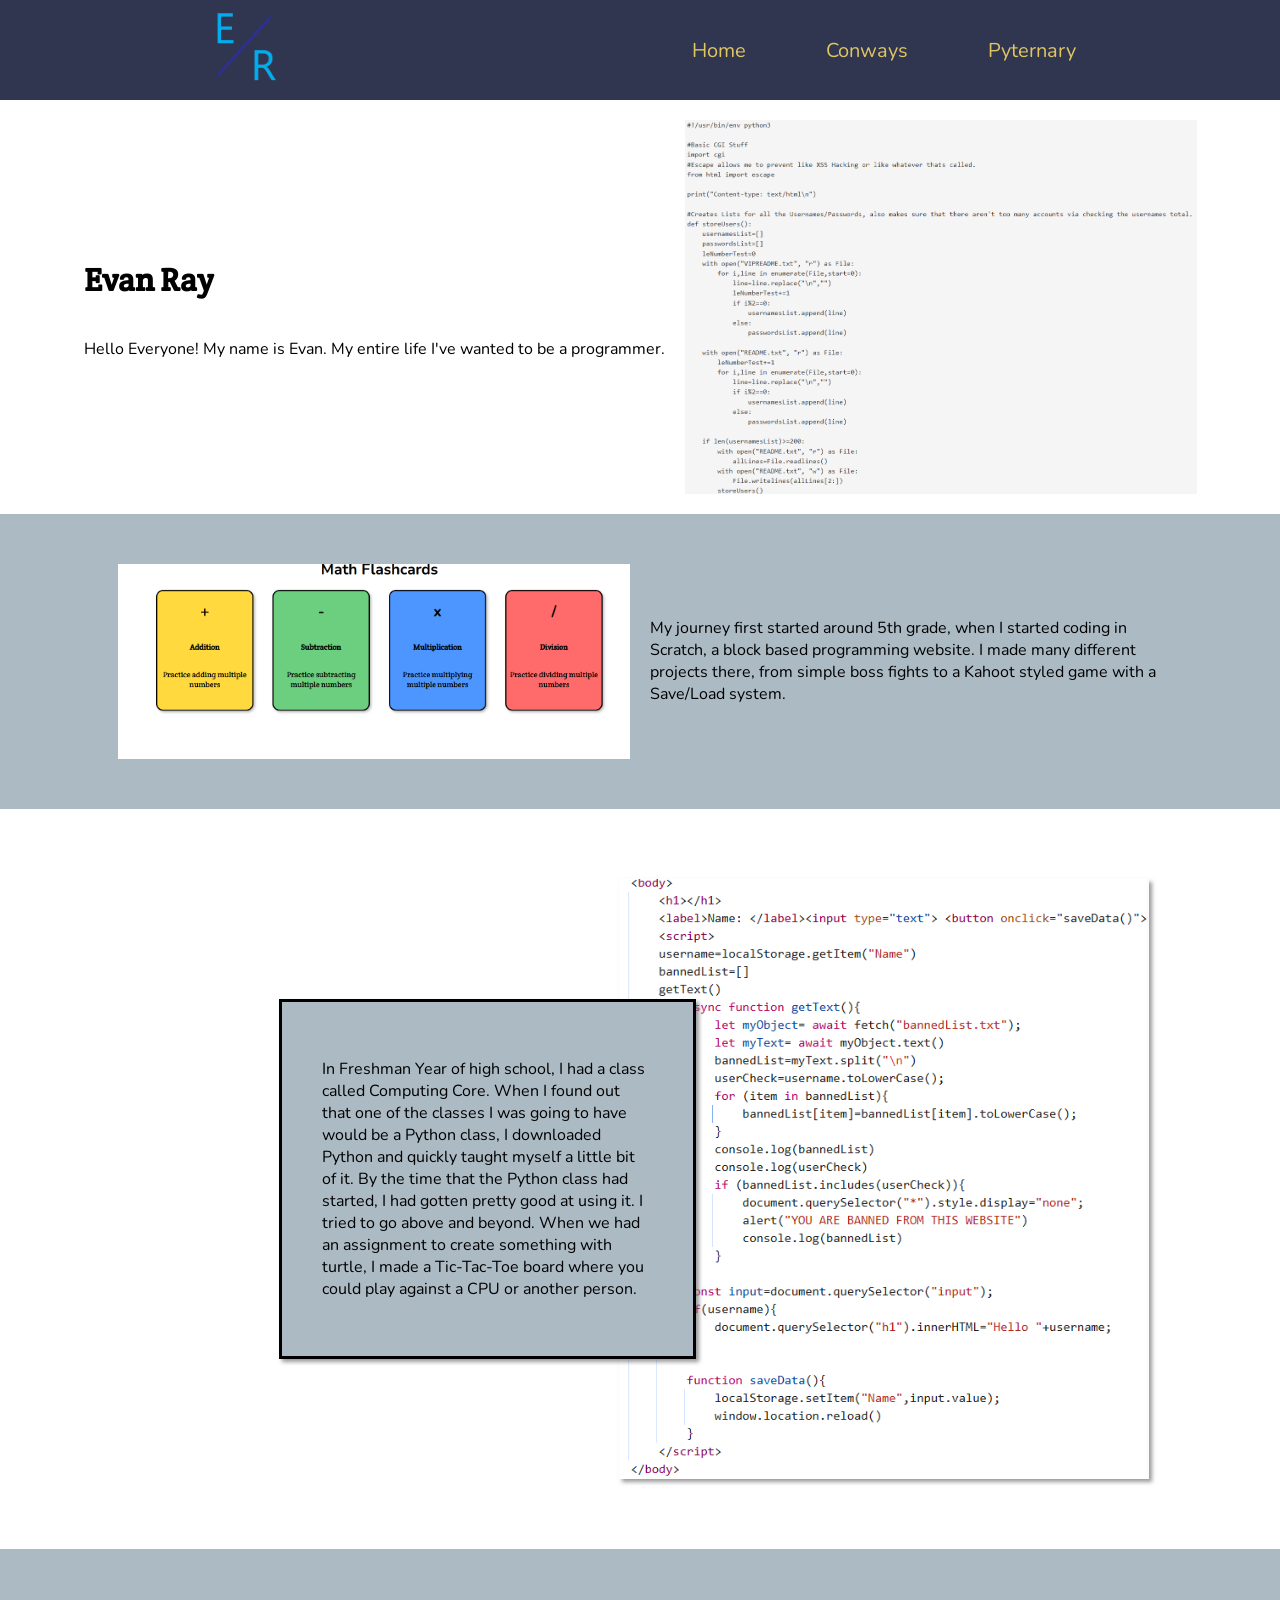
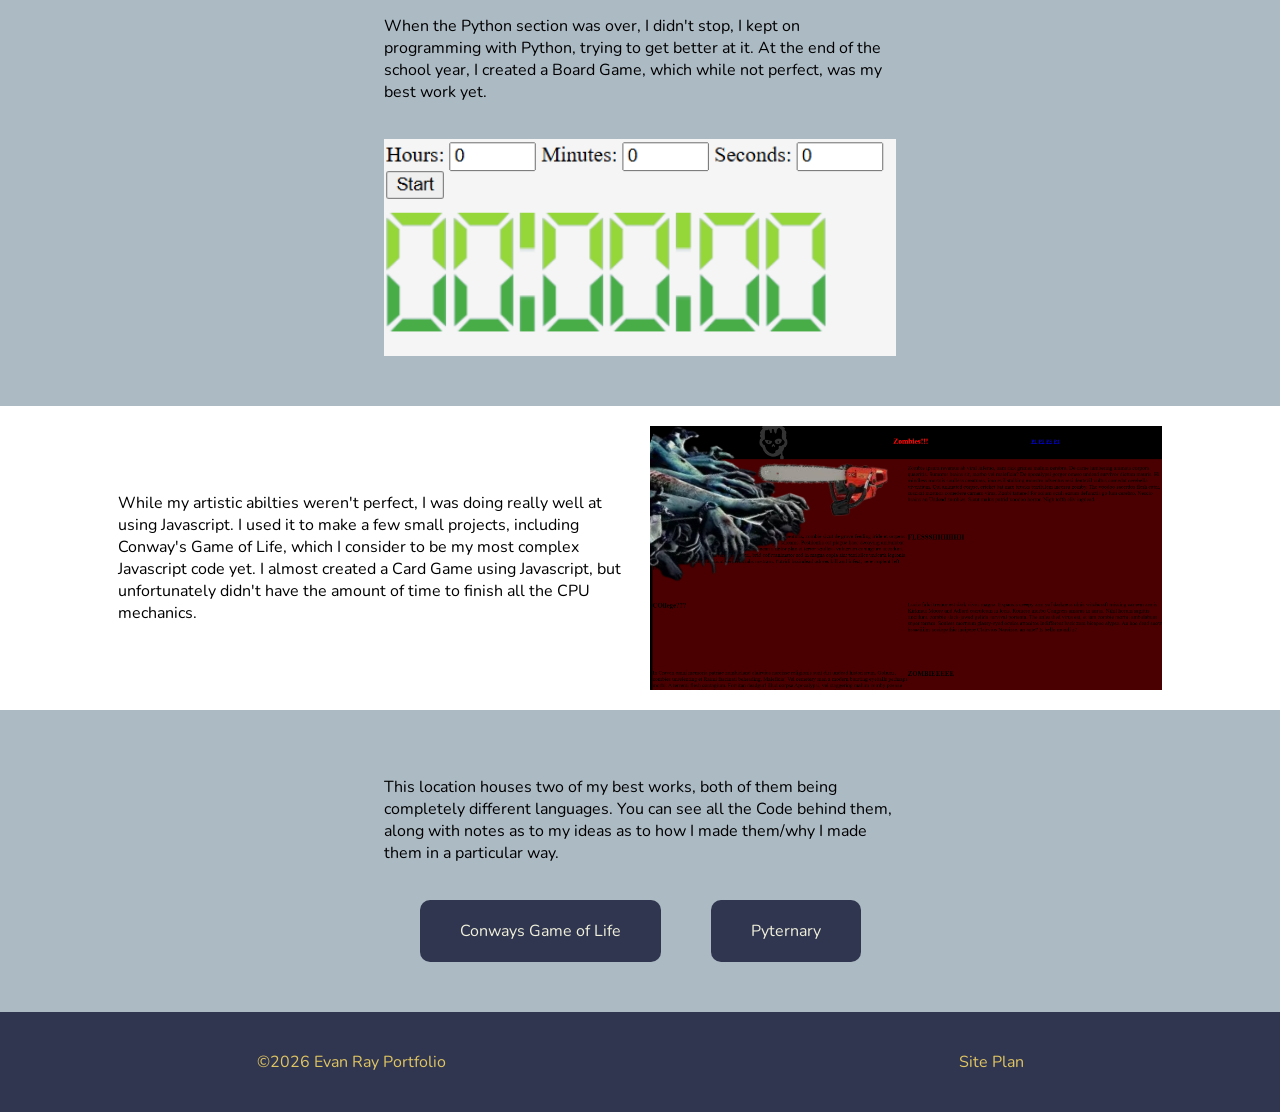
<file: evanPortfolio/index.html>
<!DOCTYPE html>
<html lang="en">
<head>
    <meta charset="UTF-8">
    <meta name="viewport" content="width=device-width, initial-scale=1.0">
    <title>Home | Evan Ray Portfolio</title>
    <link rel="stylesheet" href="homePageCss.css">
</head>
<body>
    <header>
        <a href="index.html"><img src="Images/Screenshot_2026-02-21_174352-removebg-preview.png" alt="Evan Ray Portfolio Logo"></a>
        <nav><a href="index.html">Home</a><a href="conways.html">Conways</a><a href="pyternary.html">Pyternary</a></nav>
    </header>
    <main>
        <div id="HeroSection">
        <div id="Title">
        <h1>Evan Ray</h1>
        <p>Hello Everyone! My name is Evan. My entire life I've wanted to be a programmer.</p>
        </div>
        <img src="Images/CGIAdding.png" alt="Part of Code for a CGI Webpage">
        </div>
        <div>
            <img src="Images/Flashcards.png" alt="Flashcards Webpage">
            <p>My journey first started around 5th grade, when I started coding in Scratch, a block based programming website. I made many different projects there, from simple boss fights to a Kahoot styled game with a Save/Load system.</p>
        </div>
        <div id="GridSection">
            <div>
            <p>In Freshman Year of high school, I had a class called Computing Core. When I found out that one of the classes I was going to have would be a Python class, I downloaded Python and quickly taught myself a little bit of it. By the time that the Python class had started, I had gotten pretty good at using it. I tried to go above and beyond. When we had an assignment to create something with turtle, I made a Tic-Tac-Toe board where you could play against a CPU or another person.</p>
            </div>
            <img src="Images/FetchnStorage.png" alt="A program using both Fetch and Local Storage">
        </div>
        <div id="ColumnAlign">
            <p>When the Python section was over, I didn't stop, I kept on programming with Python, trying to get better at it. At the end of the school year, I created a Board Game, which while not perfect, was my best work yet.</p>
            <img src="Images/CountdownTimer.png" alt="Countdown Webpage">
        </div>
        <div>
            <p>While my artistic abilties weren't perfect, I was doing really well at using Javascript. I used it to make a few small projects, including Conway's Game of Life, which I consider to be my most complex Javascript code yet. I almost created a Card Game using Javascript, but unfortunately didn't have the amount of time to finish all the CPU mechanics.</p>
            <img src="Images/ZombieIpsum.png" alt="Pyternary Code">
        </div>
        <div id="newNav">
            <p>This location houses two of my best works, both of them being completely different languages. You can see all the Code behind them, along with notes as to my ideas as to how I made them/why I made them in a particular way.</p>
            <div>
            <a href="conways.html">Conways Game of Life</a> <a href="pyternary.html">Pyternary</a>
            </div>
        </div>
    </main>
    <footer><p>&COPY;2026 Evan Ray Portfolio</p><a href="site-plan.html">Site Plan</a></footer>
</body>
</html>
</file>
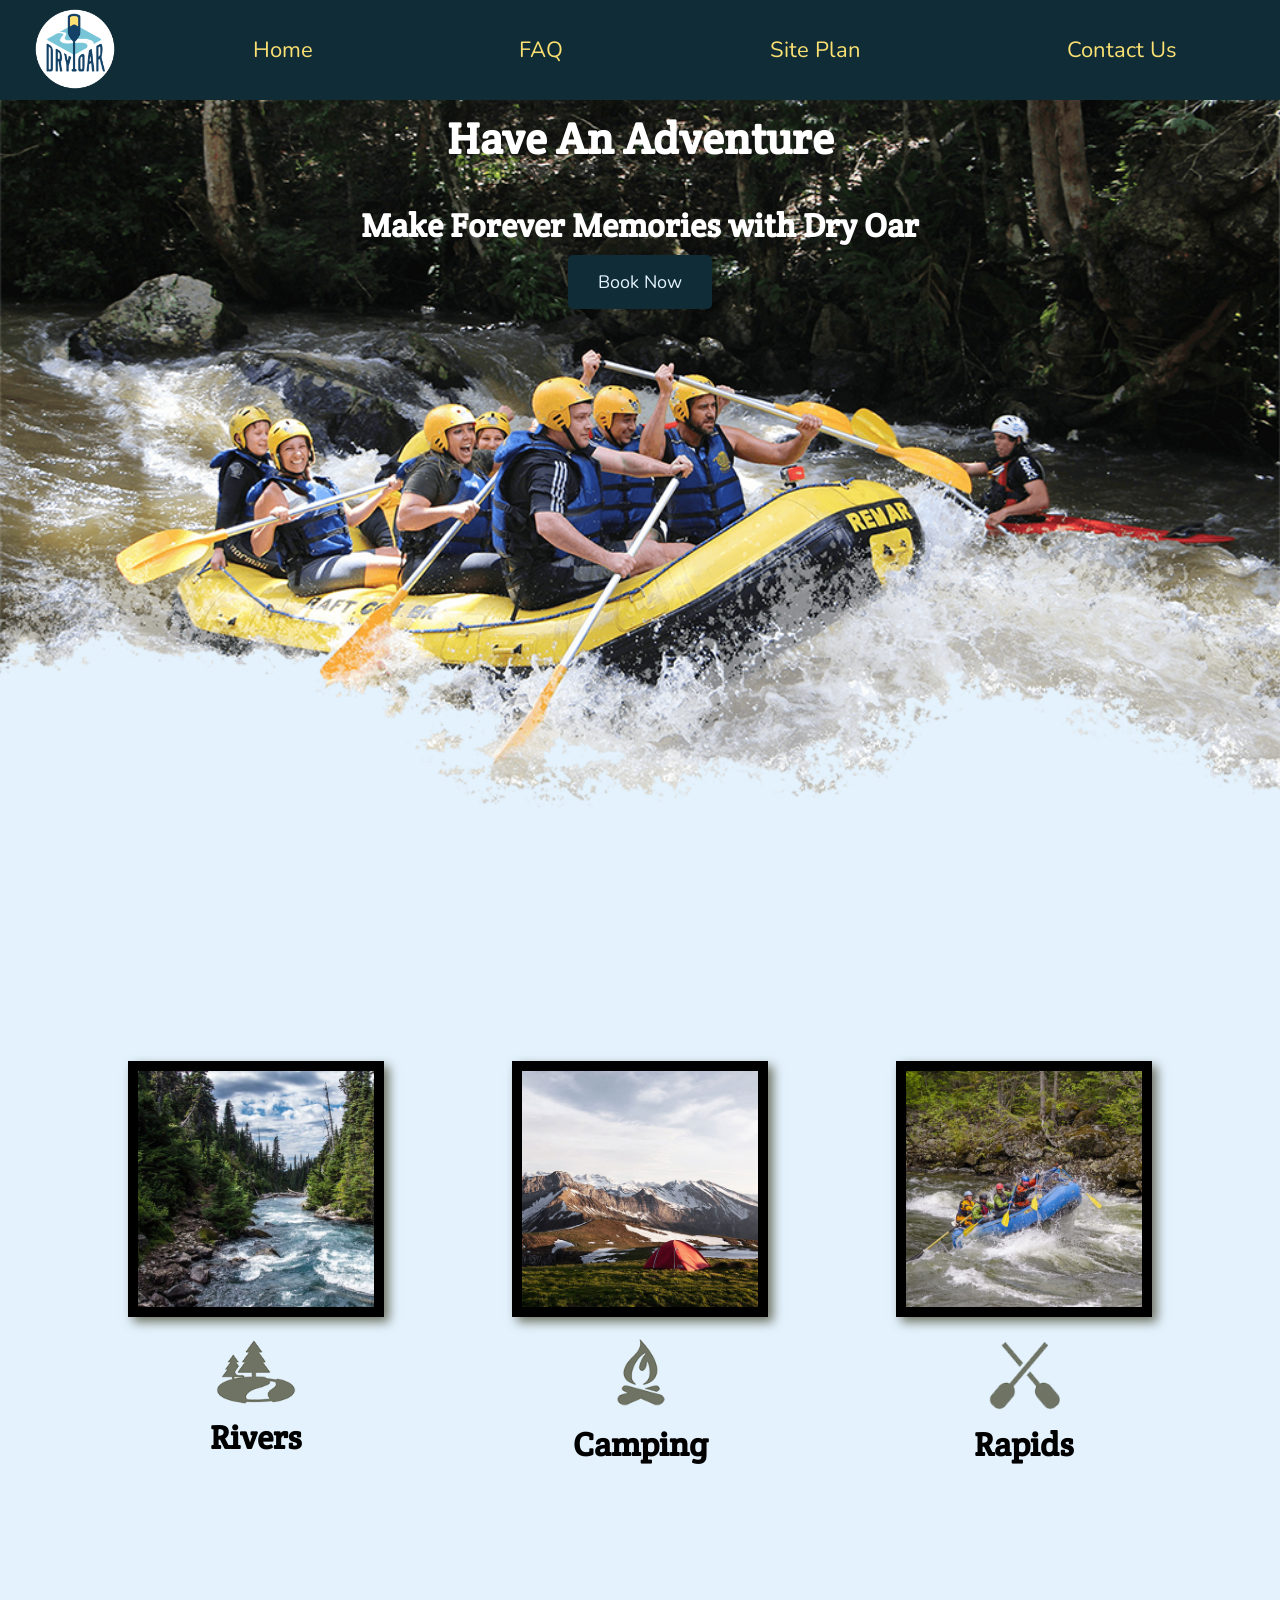
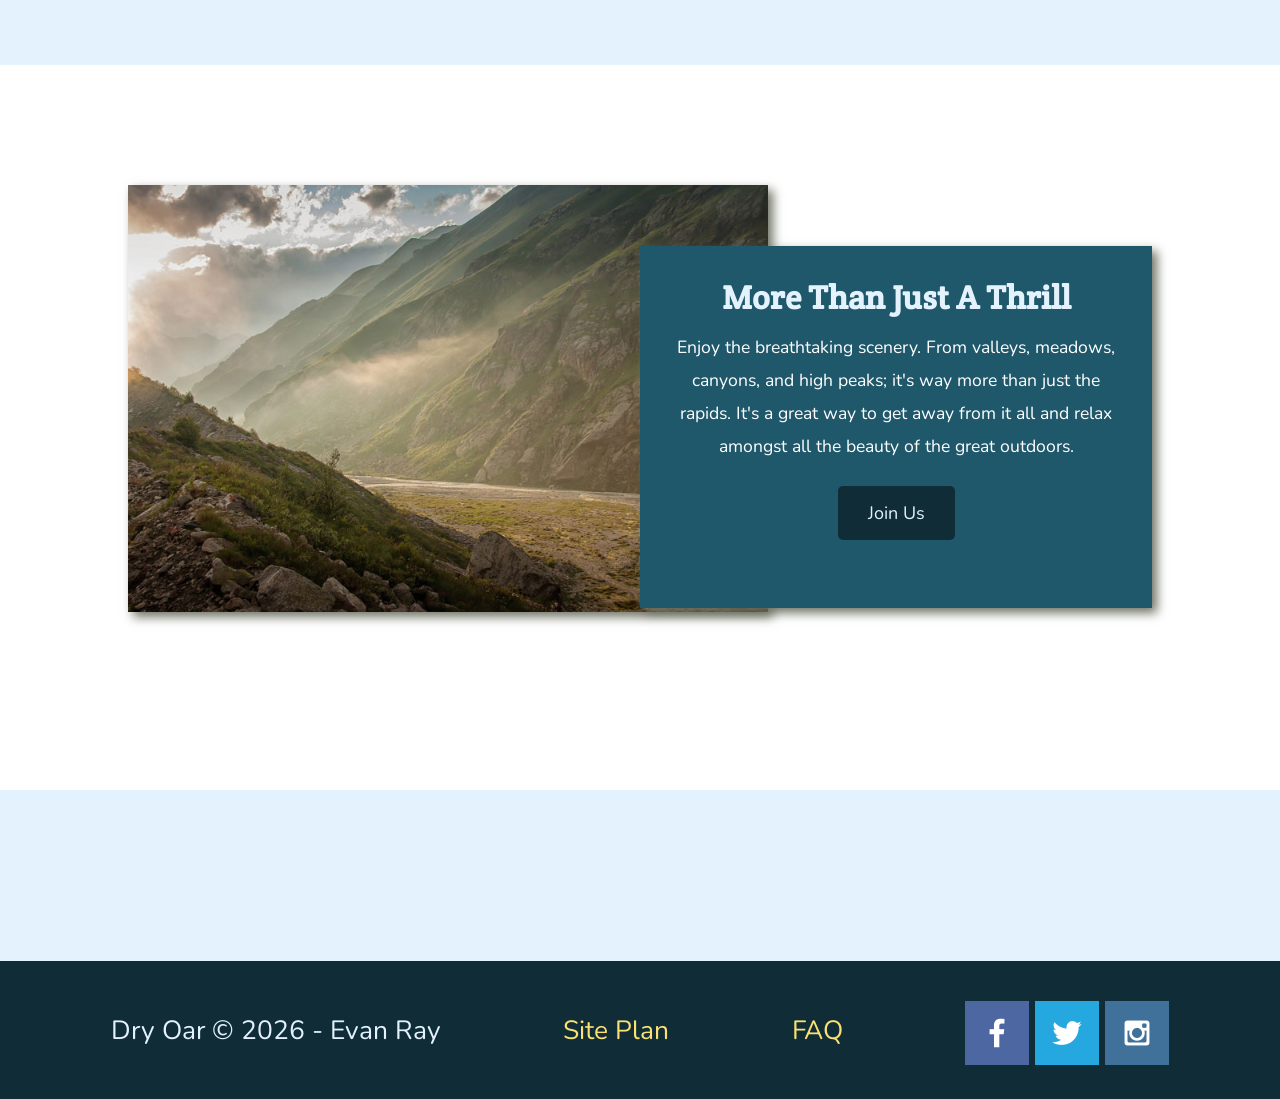
<file: wwr/index.html>
<!DOCTYPE html>
<html lang="en">
<head>
    <meta charset="UTF-8">
    <meta name="viewport" content="width=device-width, initial-scale=1.0">
    <title>Whitewater Rafting Vacations | Dry Oar Boating | Home</title>
    <link rel="stylesheet" href="styles/style.css">
</head>
<body>
    <div id="Content">
    <header>
        <a href="index.html" id="logo_link">
            <img src="images/dryoarlogo.png" class="logo" alt="Dry Oar Logo">
        </a>
        <nav>
            <a href="index.html">Home</a>
            <a href="faq.html">FAQ</a>
            <a href="site-plan-rafting.html">Site Plan</a>
            <a href="contactus.html">Contact Us</a>
        </nav>
    </header>
    <div id="hero">
        <div id="hero-box">
            <img id="hero-img" src="images/hero.png" alt="People enjoying Rafting">
        </div>
        <section id="hero-msg">
            <h1 class="home-title">Have An Adventure</h1>
            <h2>Make Forever Memories with Dry Oar</h2>
            <div class="button-box">
                <a class="book" href="contactus.html">Book Now</a>
            </div>
        </section>
    </div>
    <main class="home-grid">
        <section class="rivers-card">
            <img class="card-img" src="images/rivers.jpg" alt="river in forest">
            <img class="icon" src="images/river_icon.png" alt="river icon">
            <h2>Rivers</h2>
        </section>
        <section class="camping-card">
            <img class="card-img" src="images/camping.jpg" alt="tent in mountains">
            <img class="icon" src="images/fire_icon.png" alt="fire icon">
            <h2>Camping</h2>
        </section>
        <section class="rapids-card">
            <img class="card-img" src="images/rapids.jpg" alt="rafting boat">
            <img class="icon" src="images/oars.png" alt="oars icon">
            <h2>Rapids</h2>
        </section>
        <div id="background"></div>         
        <img class="mountains" src="images/mountains.jpg" alt="Misty mountains">
        <section class="msg">
            <h2>More Than Just A Thrill</h2>
            <p>Enjoy the breathtaking scenery. From valleys, meadows, canyons, and high peaks; it's way more than just the rapids. It's a great way to get away from it all and relax amongst all the beauty of the great outdoors. </p>
            <a class='join' href="rivers.html">Join Us</a>
        </section>
    </main>
    <footer>
    <p>Dry Oar &copy; 2026 - Evan Ray</p>
    <p><a href="site-plan-rafting.html">Site Plan</a></p>
    <p><a href="faq.html">FAQ</a></p>
    <div class="social">
        <a href="https://facebook.com" target="_blank">
            <img src="images/facebook.png" alt="fb icon">
        </a>
        <a href="https://twitter.com" target="_blank">
            <img src="images/twitter.png" alt="twitter icon">
        </a>
        <a href="https://instagram.com" target="_blank">
            <img src="images/instagram.png" alt="instagram icon">
        </a>
    </div>
</footer>
    </div>
</body>
</html>
</file>
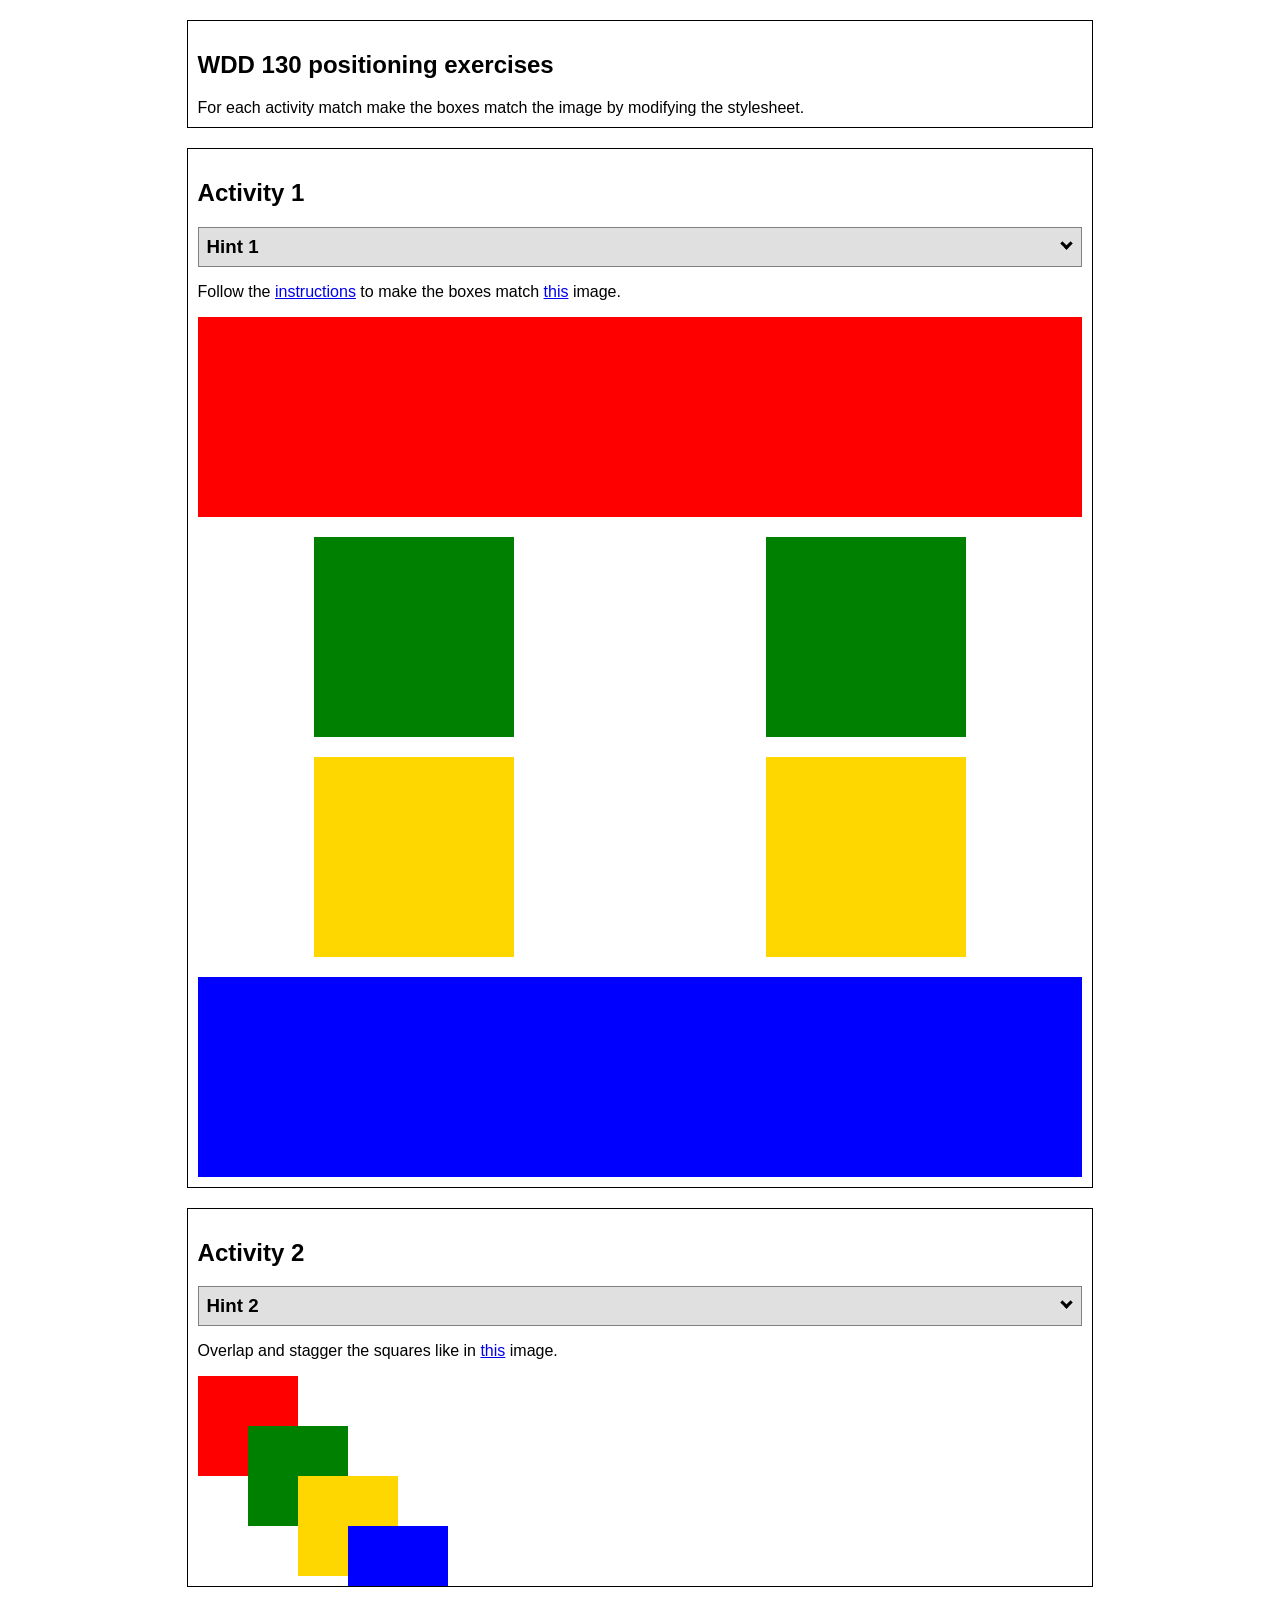
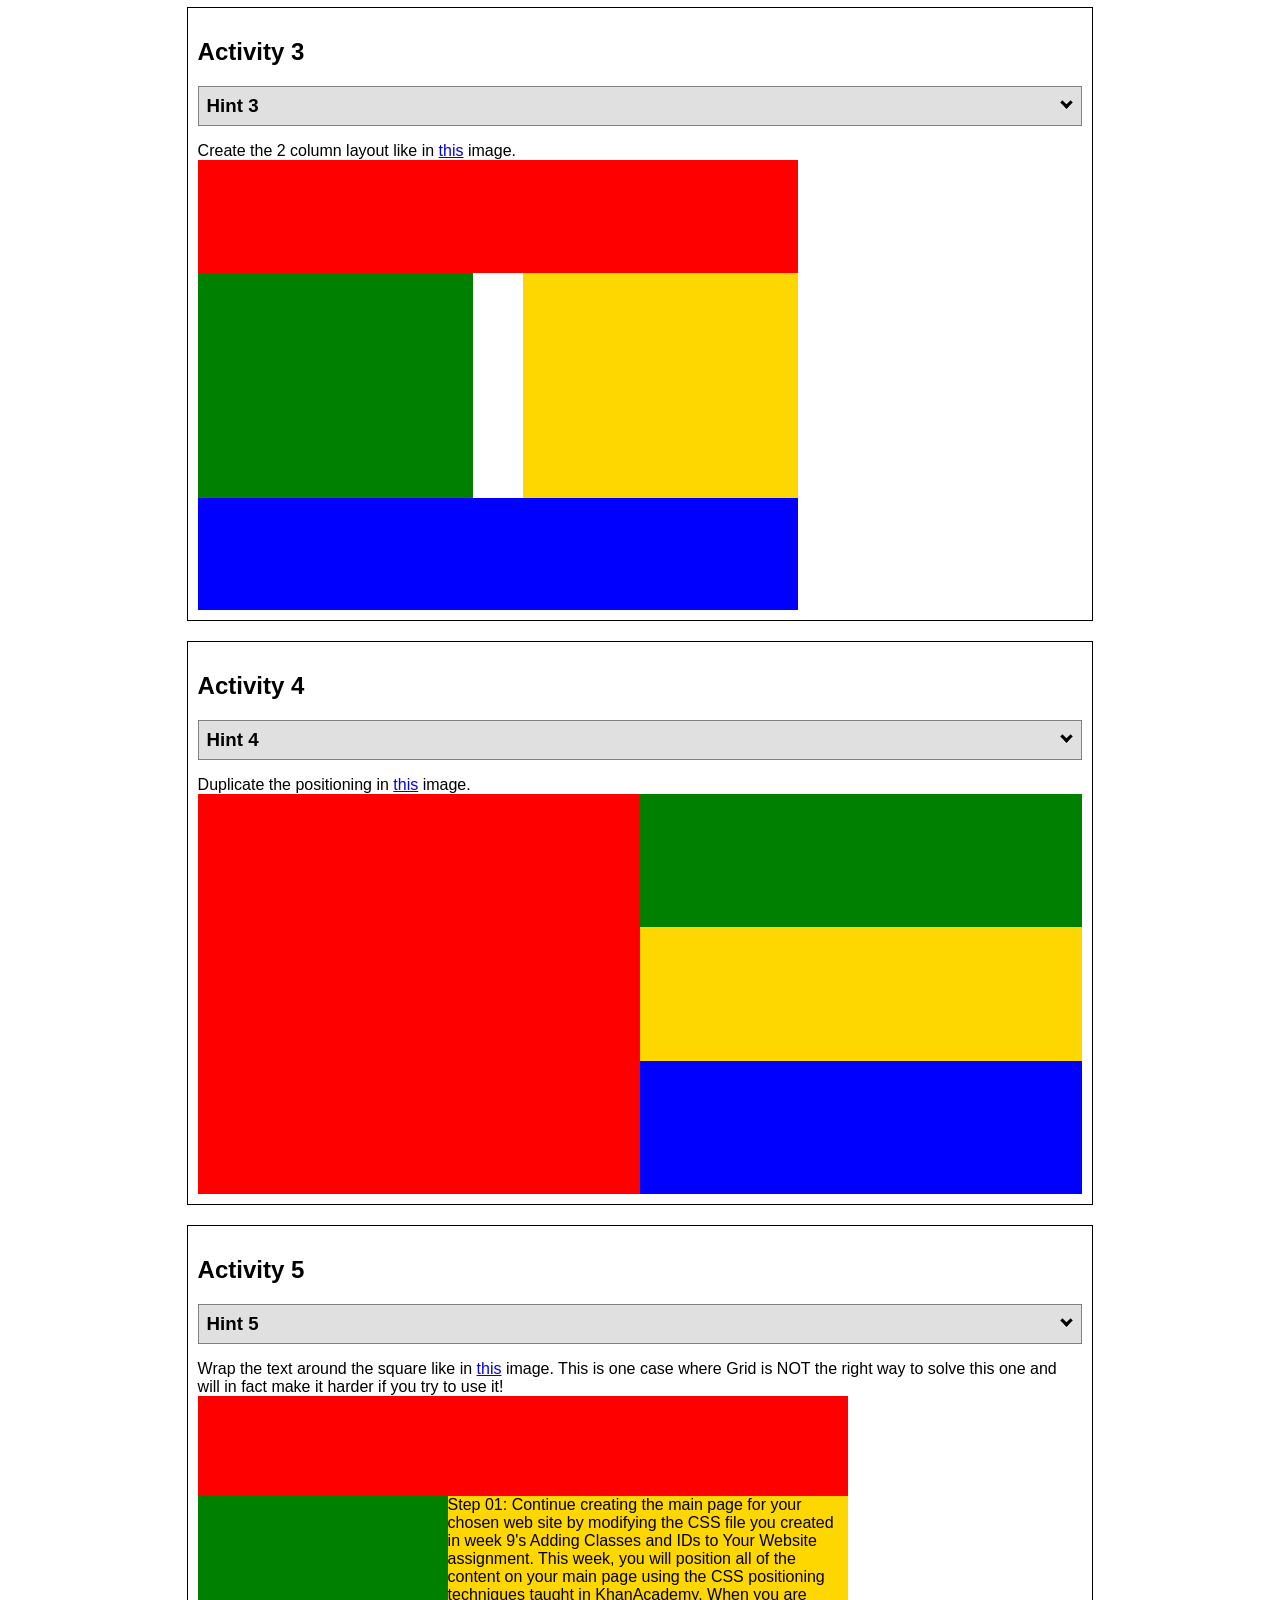
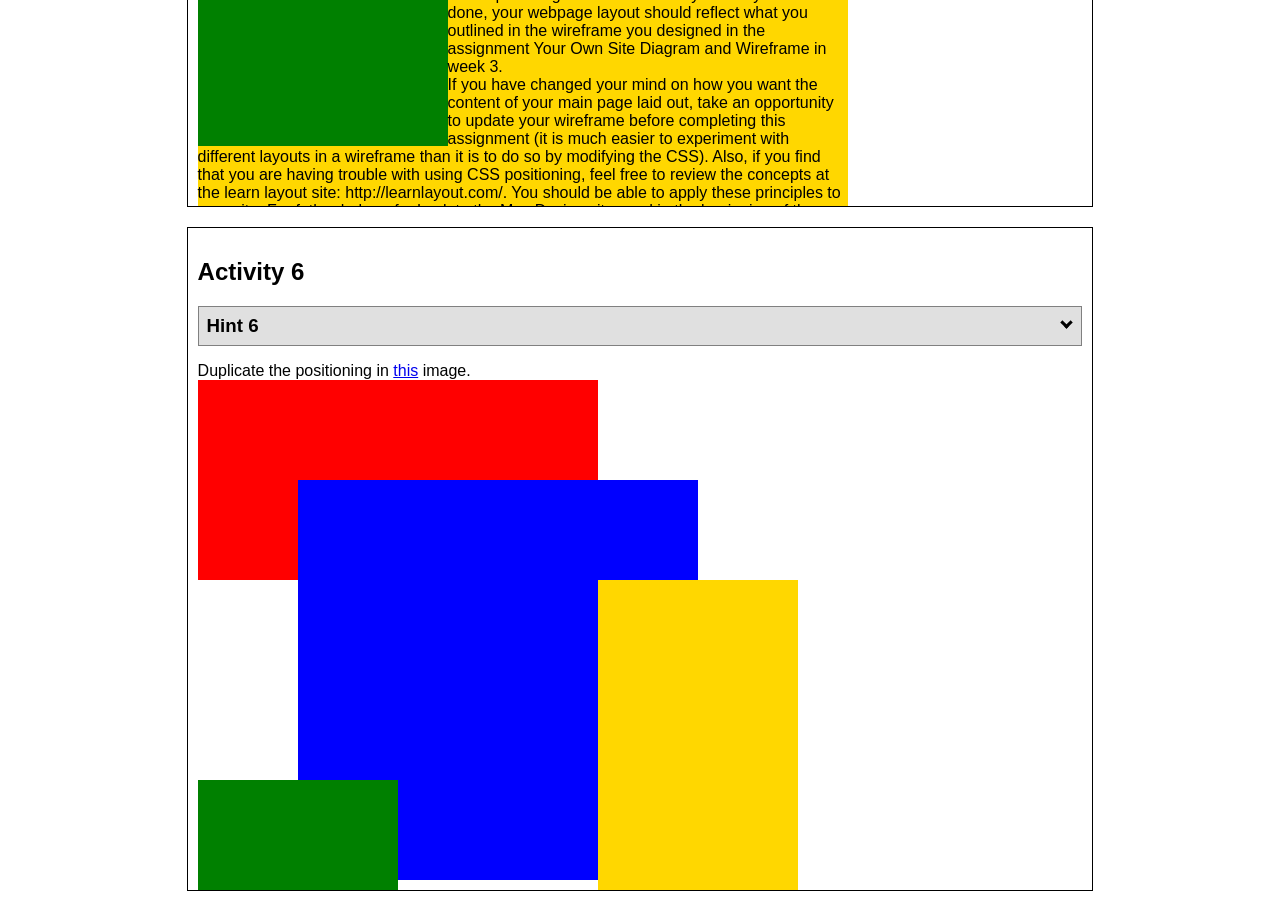
<file: positioning.html>
<!DOCTYPE html>
<html lang="en">
    <head>
    <!-- HTML - Name: positioning.html -->
    <title>Positioning Activity</title>
    <link rel="stylesheet" type="text/css" href="positionstyles.css" />
    </head>
    <body>
    <div class="activity">
        <h2>WDD 130 positioning exercises</h2>
        For each activity match make the boxes match the image by modifying the stylesheet.</div>
    <div class="activity">
        <h2>Activity 1</h2>
        <section class="hint"><input type="checkbox" ><i></i> <h3>Hint 1</h3><div><p>Check out the <a href="https://byui-wdd.github.io/wdd130/activities/css-positioning.html" target="_blank">activity instructions</a> in Ilearn!</p></div></section>
        <p>Follow the <a href="https://byui-wdd.github.io/wdd130/activities/css-positioning.html" target="_blank">instructions</a> to make the boxes match  <a href="https://byui-wdd.github.io/wdd130/images/example1.png" target="_blank">this</a> image.</p>
        <div class="content1" >
        <div class="red1" ></div>
        <div class="green1" ></div>
        <div class="green1" ></div>
        <div class="yellow1"></div>
        <div class="yellow1"></div>
        <div class="blue1"></div>
        </div>
    </div>
    <div class="activity">
        <h2>Activity 2</h2>
        <section class="hint"><input type="checkbox" > <h3>Hint 2</h3><i></i><div><p>Remember that the best way to shift elements around slightly on the page is with Margins.  You could also use Grid.  Either would work for this. If you choose margin remember that you can use a <em>negative</em> margin. (ie margin-top: -20px;)</p><h4>Properties used:</h4><ul><li>margin-top, margin-left</li><li>...or...</li><li>grid-template-columns: 50px 50px 50px 50px 50px</li></ul></div></section>
        <p>Overlap and stagger the squares like in <a href="https://byui-wdd.github.io/wdd130/images/example2.png" target="_blank">this</a> image.</p>
        <div class="content2" >
        <div class="red2" ></div>
        <div class="green2" ></div>
        <div class="yellow2"></div>
        <div class="blue2"></div>
        </div>
    </div>
    <div class="activity">
        <h2>Activity 3</h2>
        <section class="hint"><input type="checkbox" > <h3>Hint 3</h3><i></i><div><p>This one is going to be best solved with CSS Grid. Remember to make the boxes the right width first...then start moving them around. </p><h4>Properties used:</h4><ul><li>display:grid;</li><li>grid-template-columns:</li><li>grid-column-gap:</li>
        <li>grid-column:</li>  </ul></div></section>
        Create the 2 column layout like in <a href="https://byui-wdd.github.io/wdd130/images/example3.png" target="_blank">this</a>  image.
        <div class="content3" >
        <div class="red3" ></div>
        <div class="green3" ></div>
        <div class="yellow3"></div>
        <div class="blue3"></div>
        </div>
    </div>
    <div class="activity">
        <h2>Activity 4</h2>
        <section class="hint"><input type="checkbox" > <h3>Hint 4</h3><i></i><div><p>For the others we have been primarily concerned with width. For this one you will need to adjust height as well. </p><h4>Properties used:</h4><ul><li>display:grid;</li><li>grid-template-columns:</li><li>grid-row:</li></ul></div></section>
        Duplicate the positioning in <a href="https://byui-wdd.github.io/wdd130/images/example4.png" target="_blank">this</a> image. 
        <div class="content4" >
        <div class="red4" ></div>
        <div class="green4" ></div>
        <div class="yellow4"></div>
        <div class="blue4"></div>
        </div>
    </div>

    <div class="activity">
        <h2>Activity 5</h2>
        <section class="hint"><input type="checkbox" > <h3>Hint 5</h3><i></i><div><p>Grid is <strong>not</strong> the right way to do this.  In fact there is only one way to really do that...and that is with float. Remember that we float the thing we want the text to wrap around.  Also remember to start by making all the shapes the right size and shape.</p><h4>Properties used:</h4><ul><li>float: left;</li></ul></div></section>
        Wrap the text around the square like in <a href="https://byui-wdd.github.io/wdd130/images/example5.png" target="_blank">this</a> image. This is one case where Grid is NOT the right way to solve this one and will in fact make it harder if you try to use it!
        <div class="content5" >
        <div class="red5" ></div>
        <div class="green5" ></div>
        <div class="yellow5">Step 01: Continue creating the main page for your chosen web site by modifying the CSS file you created in week 9's Adding Classes and IDs to Your Website assignment. This week, you will position all of the content on your main page using the CSS positioning techniques taught in KhanAcademy. When you are done, your webpage layout should reflect what you outlined in the wireframe you designed in the assignment Your Own Site Diagram and Wireframe in week 3. <br />
            If you have changed your mind on how you want the content of your main page laid out, take an opportunity to update your wireframe before completing this assignment (it is much easier to experiment with different layouts in a wireframe than it is to do so by modifying the CSS). Also, if you find that you are having trouble with using CSS positioning, feel free to review the concepts at the learn layout site: http://learnlayout.com/. You should be able to apply these principles to your site. For futher help, refer back to the Max Design site used in the beginning of the course for an example of how to implement your site design.</div>
        <div class="blue5"></div>
        </div>
    </div>
    <div class="activity">
        <h2>Activity 6</h2>
        <section class="hint"><input type="checkbox" > <h3>Hint 6</h3><i></i><div><p>This one is all about visualizing the grid behind the layout. If you are having a hard time doing that first: all the sizes are even multiples of 100, and second here is another example with the lines drawn: <a href="https://byui-wdd.github.io/wdd130/images/example6-hint.png" target="_blank">example 6 with lines</a>. For this one you will find it easiest if you use px for the column width. You can also use <kbd>z-index</kbd> to control the element layering.    </p><h4>Properties used:</h4><ul><li>display:grid;</li><li>grid-template-columns:</li><li>grid-column:</li><li>grid-row:</li><li><a href="https://www.w3schools.com/cssref/pr_pos_z-index.asp" target="_blank">z-index:</a></li></ul></div></section>
        Duplicate the positioning in <a href="https://byui-wdd.github.io/wdd130/images/example6.png" target="_blank">this</a> image.
        <div class="content6" >
        <div class="red6" ></div>
        <div class="green6" ></div>
        <div class="yellow6"></div>
        <div class="blue6"></div>
        </div>
    </div>
    </body>
</html>
</file>
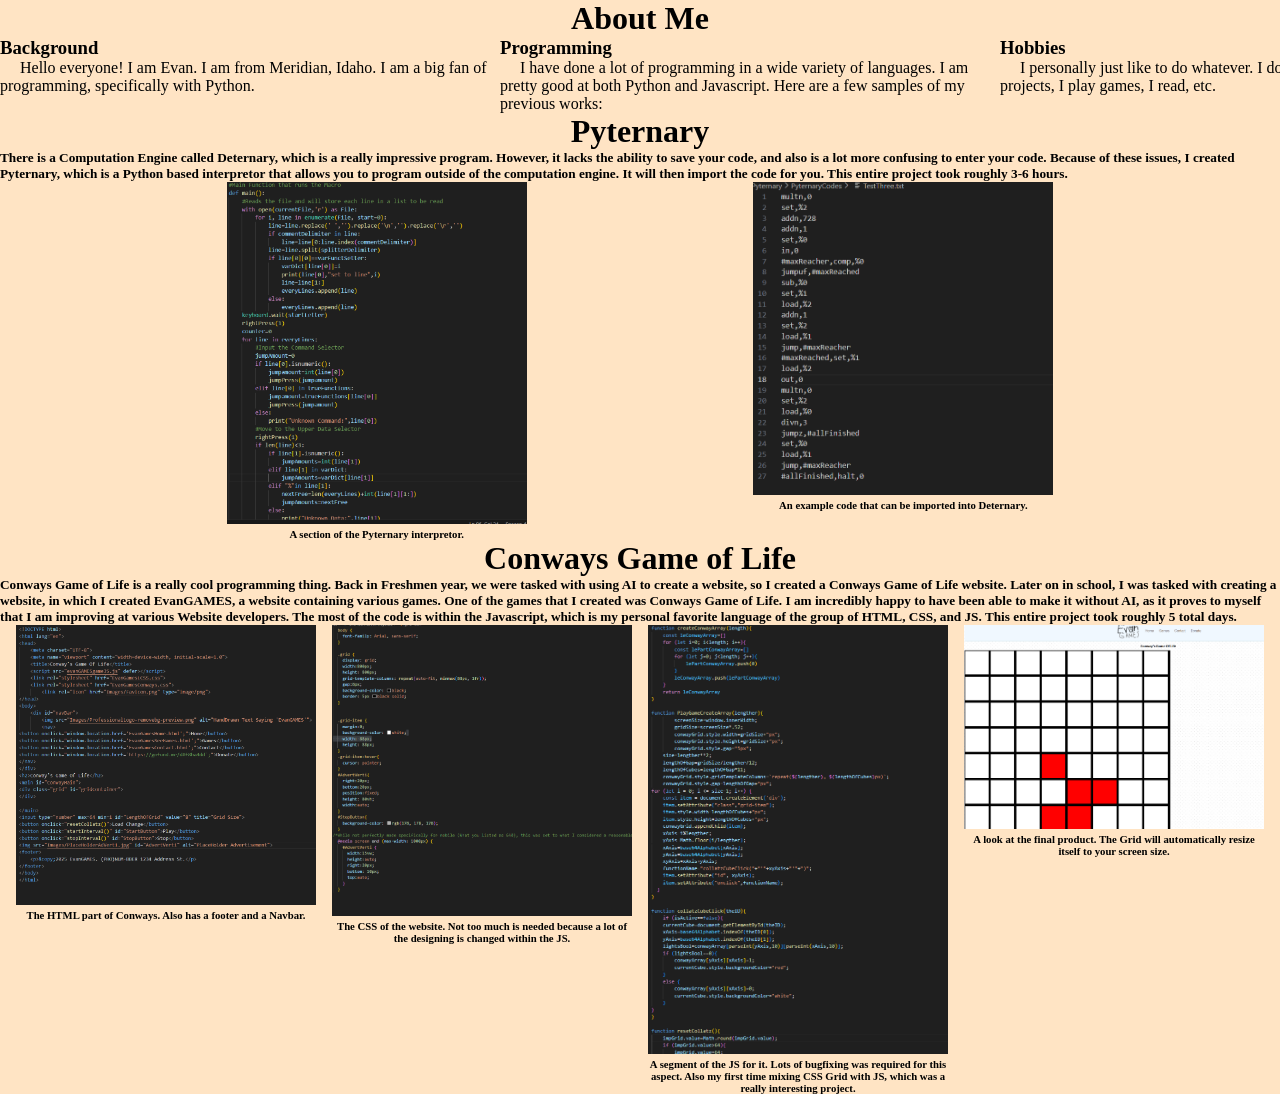
<file: AboutMe/AboutMe.html>
<!DOCTYPE html>
<html lang="en">
<head>
    <meta charset="UTF-8">
    <meta name="viewport" content="width=device-width, initial-scale=1.0">
    <title>About Me</title>
    <link href="AboutMeCSS.css" rel="stylesheet">
</head>
<body>
    <h1>About Me</h1>
<main>
    <div>
    <h3>Background</h3>
    <p>Hello everyone! I am Evan. I am from Meridian, Idaho. I am a big fan of programming, specifically with Python.</p>
    </div>
    <div>
    <h3>Programming</h3>
    <p>I have done a lot of programming in a wide variety of languages. I am pretty good at both Python and Javascript. Here are a few samples of my previous works: </p>
    </div>
    <div>
        <h3>Hobbies</h3>
        <p>I personally just like to do whatever. I do lots of programming for random projects, I play games, I read, etc.</p>
    </div>
</main>
<h1>Pyternary</h1>
<h5>There is a Computation Engine called Deternary, which is a really impressive program. However, it lacks the ability to save your code, and also is a lot more confusing to enter your code. Because
    of these issues, I created Pyternary, which is a Python based interpretor that allows you to program outside of the computation engine. It will then import the code for you. This entire project took roughly 3-6 hours.
</h5>
<main>
    <div>
        <img src="Images/PyternaryCode.png">
        <h6>A section of the Pyternary interpretor.</h6>
        </div>
        <div>
        <img src="Images/PyternaryExample.png">
        <h6>An example code that can be imported into Deternary.</h6>
        </div>
</main>
<h1>Conways Game of Life</h1>
<h5>Conways Game of Life is a really cool programming thing. Back in Freshmen year, we were tasked with using AI to create a website, so I created a Conways Game of Life website. 
            Later on in school, I was tasked with creating a website, in which I created EvanGAMES, a website containing various games. One of the games that I created was Conways Game of Life. I am
            incredibly happy to have been able to make it without AI, as it proves to myself that I am improving at various Website developers. The most of the code is within the Javascript, which is my 
            personal favorite language of the group of HTML, CSS, and JS. This entire project took roughly 5 total days.</h5>
<main id="Conways">
    <div>
<img src="Images/EvanGamesHTML.png">
        <h6>The HTML part of Conways. Also has a footer and a Navbar.</h6>
    </div>
    <div>
        <img src="Images/EvanGAMESCSS.png">
        <h6>The CSS of the website. Not too much is needed because a lot of the designing is changed within the JS.</h6>
    </div>
    <div>
        <img src="Images/EvanGAMESJS.png">
        <h6>A segment of the JS for it. Lots of bugfixing was required for this aspect. Also my first time mixing CSS Grid with JS, which was a really interesting project.</h6>
    </div>
    <div>
        <img src="Images/EvanGAMESConways.png">
        <h6>A look at the final product. The Grid will automatically resize itself to your screen size.</h6>
    </div>
</main>
</body>
</html>
</file>
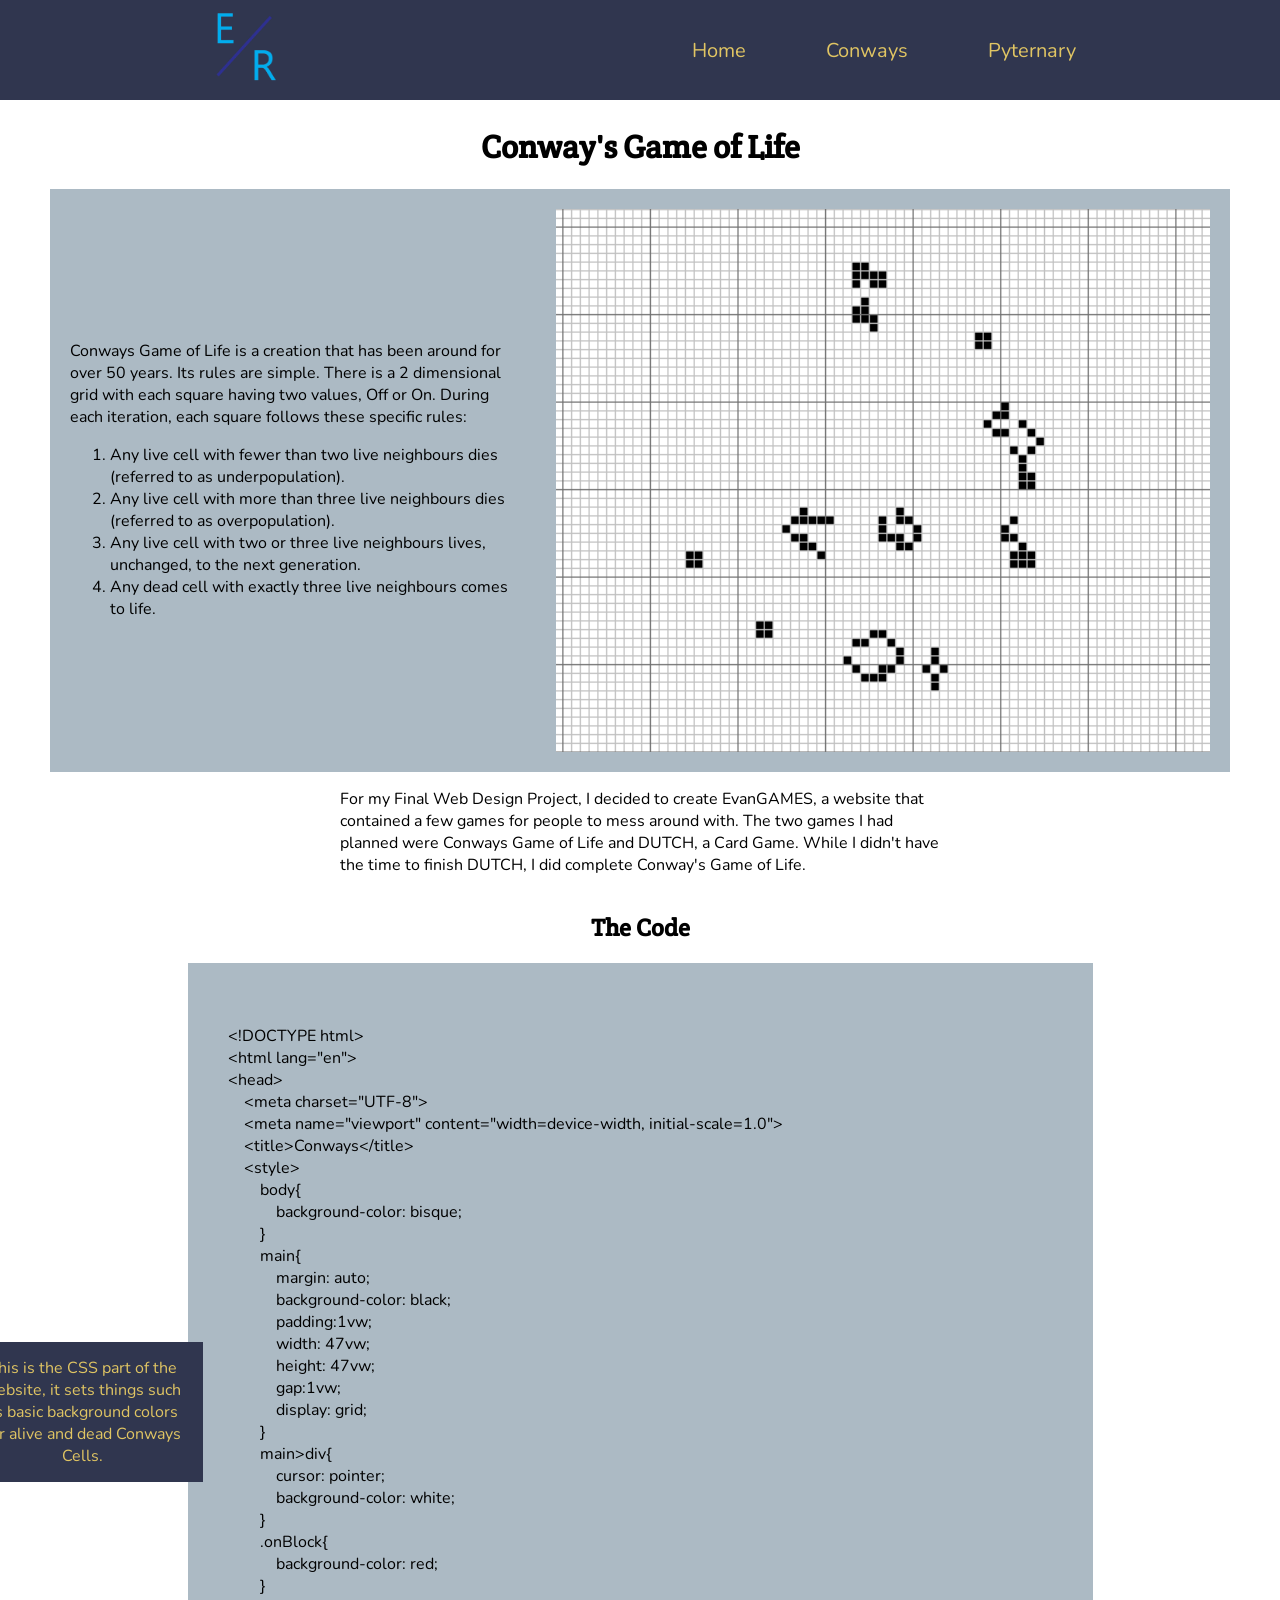
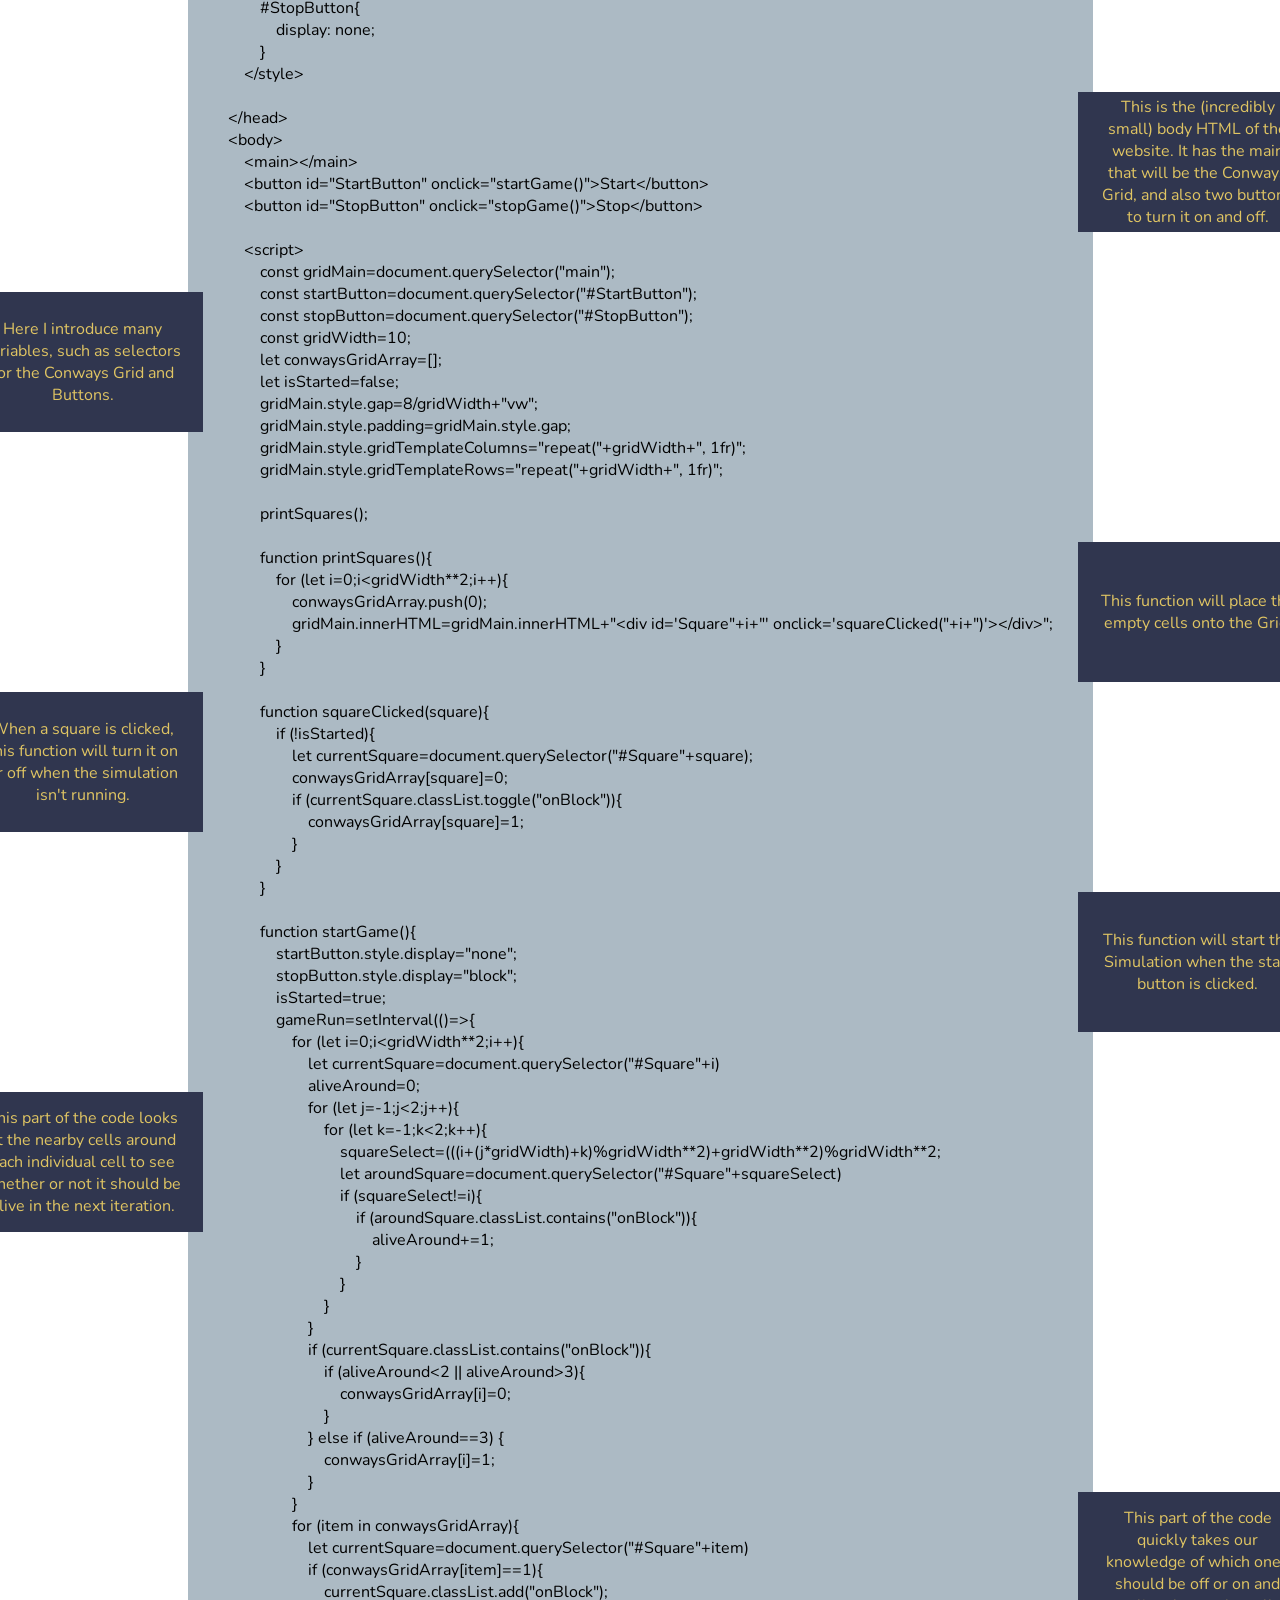
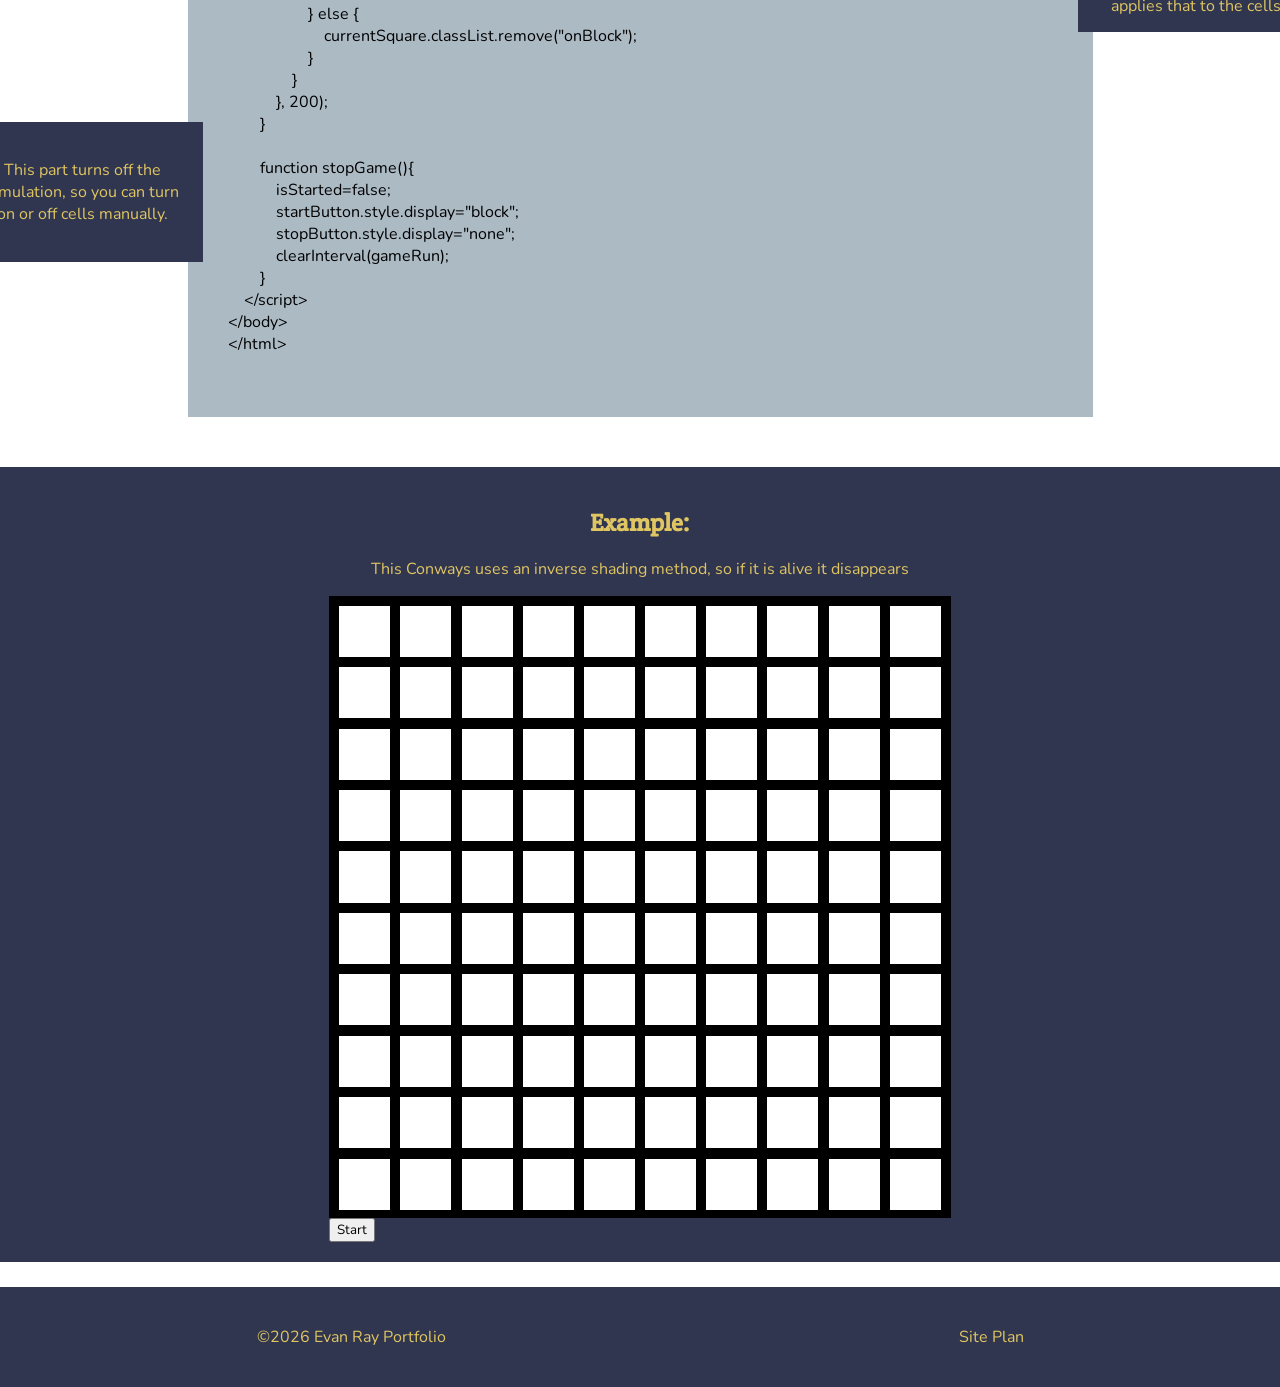
<file: evanPortfolio/conways.html>
<!DOCTYPE html>
<html lang="en">
<head>
    <meta charset="UTF-8">
    <meta name="viewport" content="width=device-width, initial-scale=1.0">
    <title>Conways | Evan Ray Portfolio</title>
    <link rel="stylesheet" href="conwaysCSS.css">
</head>
<body>
    <header>
        <a href="index.html"><img src="Images/Screenshot_2026-02-21_174352-removebg-preview.png" alt="Evan Ray Portfolio Logo"></a>
        <nav><a href="index.html">Home</a><a href="conways.html">Conways</a><a href="pyternary.html">Pyternary</a></nav>
    </header>
    <main>
        <h1>Conway's Game of Life</h1>
        <section id="HeadingDiv">
            <div>
            <p>Conways Game of Life is a creation that has been around for over 50 years. Its rules are simple. There is a 2 dimensional grid with each square having two values, Off or On. During each iteration, each square follows these specific rules:</p>
            <ol>
                <li>Any live cell with fewer than two live neighbours dies (referred to as underpopulation).</li>
                <li>Any live cell with more than three live neighbours dies (referred to as overpopulation).</li>
                <li>Any live cell with two or three live neighbours lives, unchanged, to the next generation.</li>
                <li>Any dead cell with exactly three live neighbours comes to life.</li>
            </ol>
            </div>
            <img src="Images/ConwaysWebsite.png" alt="Conways Game Of Life">
        </section>
        <p id="InfoP">For my Final Web Design Project, I decided to create EvanGAMES, a website that contained a few games for people to mess around with. The two games I had planned were Conways Game of Life and DUTCH, a Card Game. While I didn't have the time to finish DUTCH, I did complete Conway's Game of Life.</p>
    <section id="CodeShowing">
        <h1>The Code</h1>
        <pre><code>
&lt;!DOCTYPE html&gt;
&lt;html lang="en"&gt;
&lt;head&gt;
    &lt;meta charset="UTF-8"&gt;
    &lt;meta name="viewport" content="width=device-width, initial-scale=1.0"&gt;
    &lt;title&gt;Conways&lt;/title&gt;
    &lt;style&gt;
        body{
            background-color: bisque;
        }
        main{
            margin: auto;
            background-color: black;
            padding:1vw;
            width: 47vw;
            height: 47vw;
            gap:1vw;
            display: grid;
        }
        main&gt;div{
            cursor: pointer;
            background-color: white;
        }
        .onBlock{
            background-color: red;
        }
        #StopButton{
            display: none;
        }
    &lt;/style&gt;

&lt;/head&gt;
&lt;body&gt;
    &lt;main&gt;&lt;/main&gt;
    &lt;button id="StartButton" onclick="startGame()"&gt;Start&lt;/button&gt;
    &lt;button id="StopButton" onclick="stopGame()"&gt;Stop&lt;/button&gt;
        
    &lt;script&gt;
        const gridMain=document.querySelector("main");
        const startButton=document.querySelector("#StartButton");
        const stopButton=document.querySelector("#StopButton");
        const gridWidth=10;
        let conwaysGridArray=[];
        let isStarted=false;
        gridMain.style.gap=8/gridWidth+"vw";
        gridMain.style.padding=gridMain.style.gap;
        gridMain.style.gridTemplateColumns="repeat("+gridWidth+", 1fr)";
        gridMain.style.gridTemplateRows="repeat("+gridWidth+", 1fr)";

        printSquares();

        function printSquares(){
            for (let i=0;i&lt;gridWidth**2;i++){
                conwaysGridArray.push(0);
                gridMain.innerHTML=gridMain.innerHTML+"&lt;div id='Square"+i+"' onclick='squareClicked("+i+")'&gt;&lt;/div&gt;";
            }
        }

        function squareClicked(square){
            if (!isStarted){
                let currentSquare=document.querySelector("#Square"+square);
                conwaysGridArray[square]=0;
                if (currentSquare.classList.toggle("onBlock")){
                    conwaysGridArray[square]=1;
                }
            }
        }
        
        function startGame(){
            startButton.style.display="none";
            stopButton.style.display="block";
            isStarted=true;
            gameRun=setInterval(()=&gt;{
                for (let i=0;i&lt;gridWidth**2;i++){
                    let currentSquare=document.querySelector("#Square"+i)
                    aliveAround=0;
                    for (let j=-1;j&lt;2;j++){
                        for (let k=-1;k&lt;2;k++){
                            squareSelect=(((i+(j*gridWidth)+k)%gridWidth**2)+gridWidth**2)%gridWidth**2;
                            let aroundSquare=document.querySelector("#Square"+squareSelect)
                            if (squareSelect!=i){
                                if (aroundSquare.classList.contains("onBlock")){
                                    aliveAround+=1;
                                }
                            }
                        }
                    }
                    if (currentSquare.classList.contains("onBlock")){
                        if (aliveAround&lt;2 || aliveAround&gt;3){
                            conwaysGridArray[i]=0;
                        }
                    } else if (aliveAround==3) {
                        conwaysGridArray[i]=1;
                    }
                }
                for (item in conwaysGridArray){
                    let currentSquare=document.querySelector("#Square"+item)
                    if (conwaysGridArray[item]==1){
                        currentSquare.classList.add("onBlock");
                    } else {
                        currentSquare.classList.remove("onBlock");
                    }
                }
            }, 200);
        }
    
        function stopGame(){
            isStarted=false;
            startButton.style.display="block";
            stopButton.style.display="none";
            clearInterval(gameRun);
        }
    &lt;/script&gt;
&lt;/body&gt;
&lt;/html&gt;
        </code></pre>
        <div style="top: 450px;">This is the CSS part of the website, it sets things such as basic background colors for alive and dead Conways Cells.</div>
        <div style="top: 800px;">This is the (incredibly small) body HTML of the website. It has the main that will be the Conways Grid, and also two buttons to turn it on and off.</div>
        <div style="top: 1000px;">Here I introduce many variables, such as selectors for the Conways Grid and Buttons.</div>
        <div style="top: 1250px;">This function will place the empty cells onto the Grid.</div>
        <div style="top: 1400px;">When a square is clicked, this function will turn it on or off when the simulation isn't running.</div>
        <div style="top: 1600px;">This function will start the Simulation when the start button is clicked.</div>
        <div style="top: 1800px;">This part of the code looks at the nearby cells around each individual cell to see whether or not it should be alive in the next iteration.</div>
        <div style="top: 2200px;">This part of the code quickly takes our knowledge of which ones should be off or on and applies that to the cells.</div>
        <div style="top: 2430px;">This part turns off the simulation, so you can turn on or off cells manually.</div>
    </section>
    <section id="BackChange">
            <h1>Example:</h1>
            <p style="text-align: center;">This Conways uses an inverse shading method, so if it is alive it disappears</p>
            <main id="HelpDiv"></main>
            <button id="StartButton" onclick="startGame()">Start</button><button id="StopButton" onclick="stopGame()">Stop</button>
    </section>
    </main>
    <footer><p>&COPY;2026 Evan Ray Portfolio</p><a href="site-plan.html">Site Plan</a></footer>
    <script>
        const gridMain=document.querySelector("#HelpDiv");
        const startButton=document.querySelector("#StartButton");
        const stopButton=document.querySelector("#StopButton");
        const gridWidth=10;
        let conwaysGridArray=[];
        let isStarted=false;
        gridMain.style.gap=8/gridWidth+"vw";
        gridMain.style.padding=gridMain.style.gap;
        gridMain.style.gridTemplateColumns="repeat("+gridWidth+", 1fr)";
        gridMain.style.gridTemplateRows="repeat("+gridWidth+", 1fr)";

        printSquares();

        function printSquares(){
            for (let i=0;i<gridWidth**2;i++){
                conwaysGridArray.push(0);
                gridMain.innerHTML=gridMain.innerHTML+"<div id='Square"+i+"' onclick='squareClicked("+i+")'></div>";
            }
        }

        function squareClicked(square){
            console.log(square)
            if (!isStarted){
                let currentSquare=document.querySelector("#Square"+square);
                conwaysGridArray[square]=0;
                if (currentSquare.classList.toggle("onBlock")){
                    conwaysGridArray[square]=1;
                }
            }
        }
        
        function startGame(){
            startButton.style.display="none";
            stopButton.style.display="block";
            isStarted=true;
            gameRun=setInterval(()=>{
                for (let i=0;i<gridWidth**2;i++){
                    let currentSquare=document.querySelector("#Square"+i)
                    aliveAround=0;
                    for (let j=-1;j<2;j++){
                        for (let k=-1;k<2;k++){
                            squareSelect=(((i+(j*gridWidth)+k)%gridWidth**2)+gridWidth**2)%gridWidth**2;
                            let aroundSquare=document.querySelector("#Square"+squareSelect)
                            if (squareSelect!=i){
                                if (aroundSquare.classList.contains("onBlock")){
                                    aliveAround+=1;
                                }
                            }
                        }
                    }
                    if (currentSquare.classList.contains("onBlock")){
                        if (aliveAround<2 || aliveAround>3){
                            conwaysGridArray[i]=0;
                        }
                    } else if (aliveAround==3) {
                        conwaysGridArray[i]=1;
                    }
                }
                for (item in conwaysGridArray){
                    let currentSquare=document.querySelector("#Square"+item)
                    if (conwaysGridArray[item]==1){
                        currentSquare.classList.add("onBlock");
                    } else {
                        currentSquare.classList.remove("onBlock");
                    }
                }
            }, 200);
        }
    
        function stopGame(){
            isStarted=false;
            startButton.style.display="block";
            stopButton.style.display="none";
            clearInterval(gameRun);
        }
    </script>
</body>
</html>
</file>
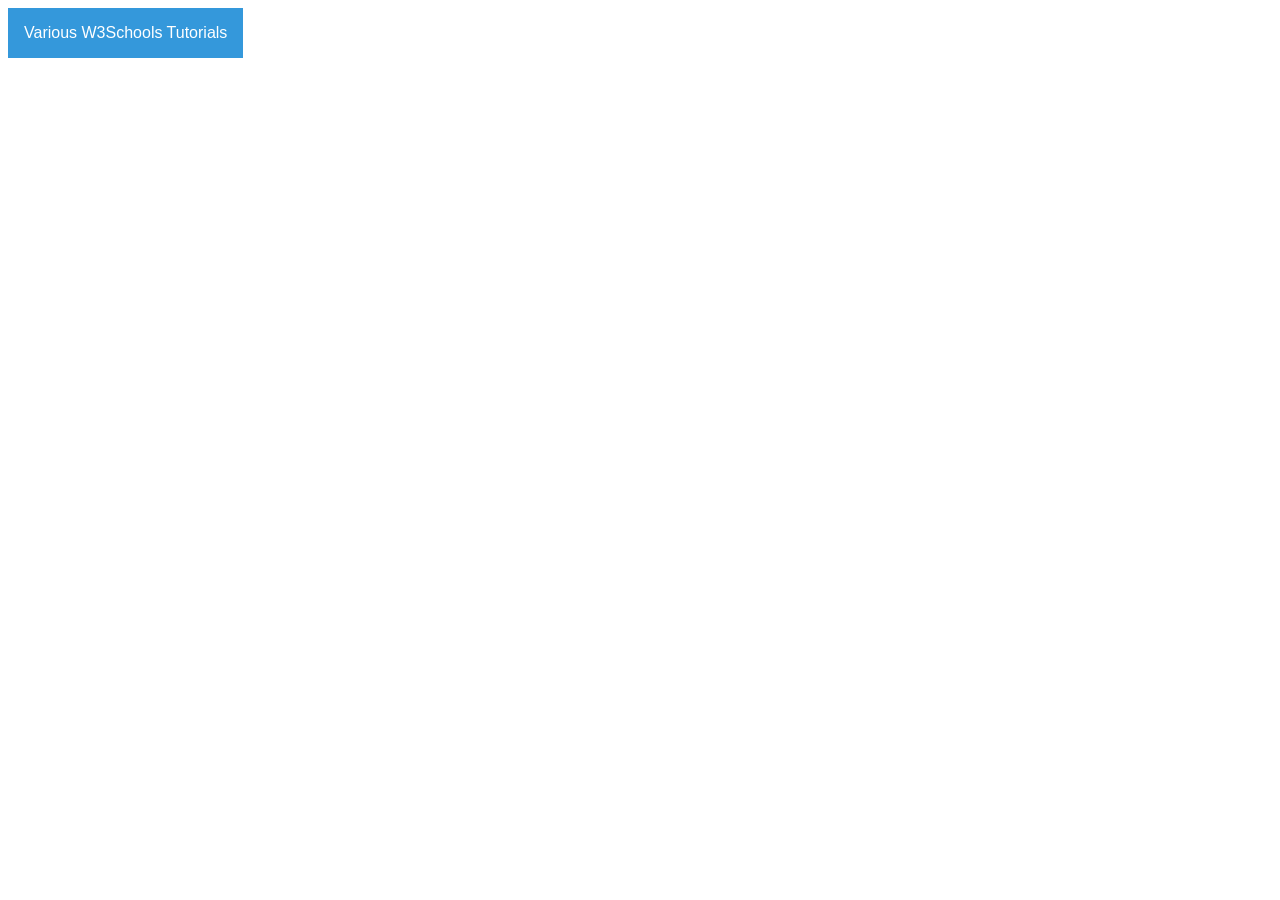
<file: evanPortfolio/dropdown.html>
<!DOCTYPE html>
<html lang="en">
<head>
    <meta charset="UTF-8">
    <meta name="viewport" content="width=device-width, initial-scale=1.0">
    <title>Document</title>
    <style>
        /* Dropdown Button */
.dropbtn {
  background-color: #3498DB;
  color: white;
  padding: 16px;
  font-size: 16px;
  border: none;
  cursor: pointer;
}

/* Dropdown button on hover & focus */
.dropbtn:hover, .dropbtn:focus {
  background-color: #2980B9;
}

/* The container <div> - needed to position the dropdown content */
.dropdown {
  position: relative;
  display: inline-block;
}

/* Dropdown Content (Hidden by Default) */
.dropdown-content {
  display: none;
  position: absolute;
  background-color: #f1f1f1;
  min-width: 160px;
  box-shadow: 0px 8px 16px 0px rgba(0,0,0,0.2);
  z-index: 1;
}

/* Links inside the dropdown */
.dropdown-content a {
  color: black;
  padding: 12px 16px;
  text-decoration: none;
  display: block;
}

/* Change color of dropdown links on hover */
.dropdown-content a:hover {background-color: #ddd;}

/* Show the dropdown menu (use JS to add this class to the .dropdown-content container when the user clicks on the dropdown button) */
.show {display:block;}
    </style>
</head>
<body>
    <div class="dropdown">
  <button onclick="myFunction()" class="dropbtn">Various W3Schools Tutorials</button>
  <div id="myDropdown" class="dropdown-content">
    <a href="https://www.w3schools.com/html/default.asp" target="_blank">HTML</a>
    <a href="https://www.w3schools.com/css/default.asp" target="_blank">CSS</a>
    <a href="https://www.w3schools.com/js/default.asp" target="_blank">JS</a>
  </div>
</div>
<script>
    /* When the user clicks on the button,
toggle between hiding and showing the dropdown content */
function myFunction() {
  document.getElementById("myDropdown").classList.toggle("show");
}

// Close the dropdown menu if the user clicks outside of it
window.onclick = function(event) {
  if (!event.target.matches('.dropbtn')) {
    var dropdowns = document.getElementsByClassName("dropdown-content");
    var i;
    for (i = 0; i < dropdowns.length; i++) {
      var openDropdown = dropdowns[i];
      if (openDropdown.classList.contains('show')) {
        openDropdown.classList.remove('show');
      }
    }
  }
}
</script>
</body>
</html>
</file>
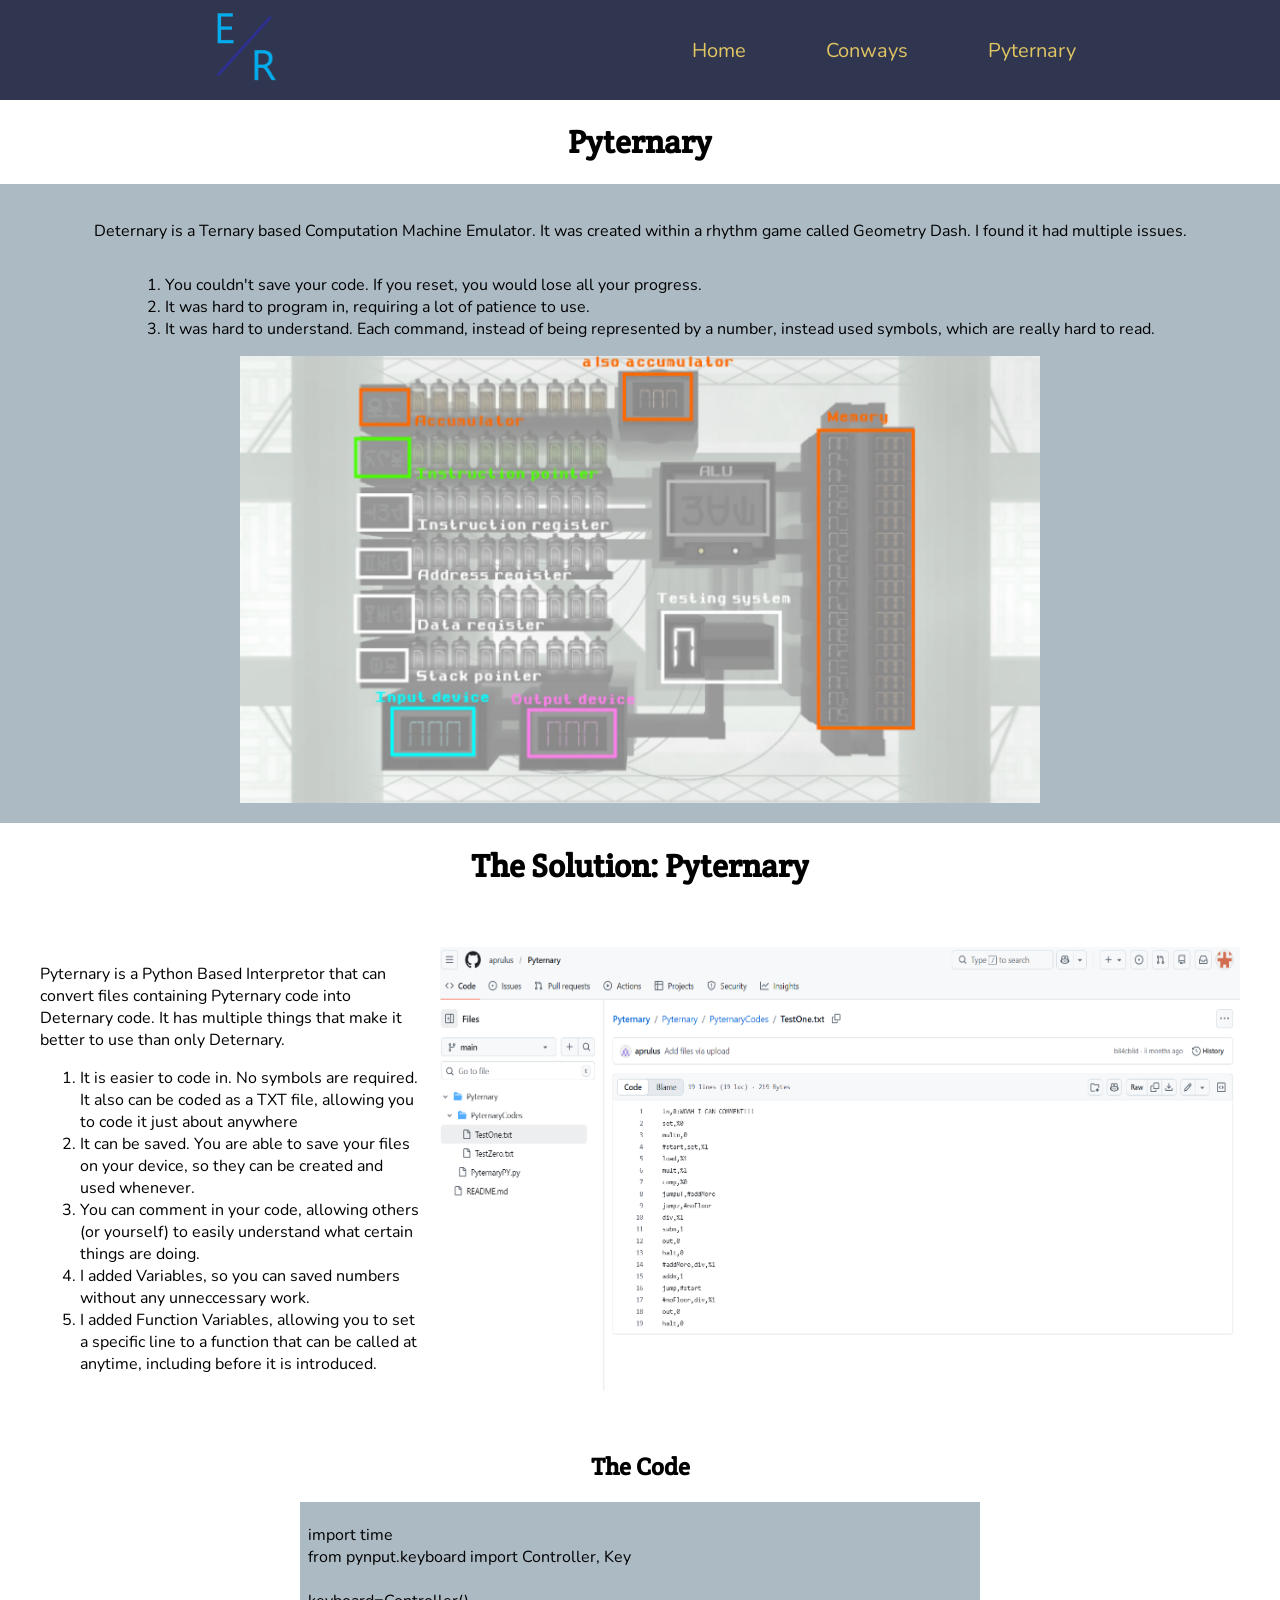
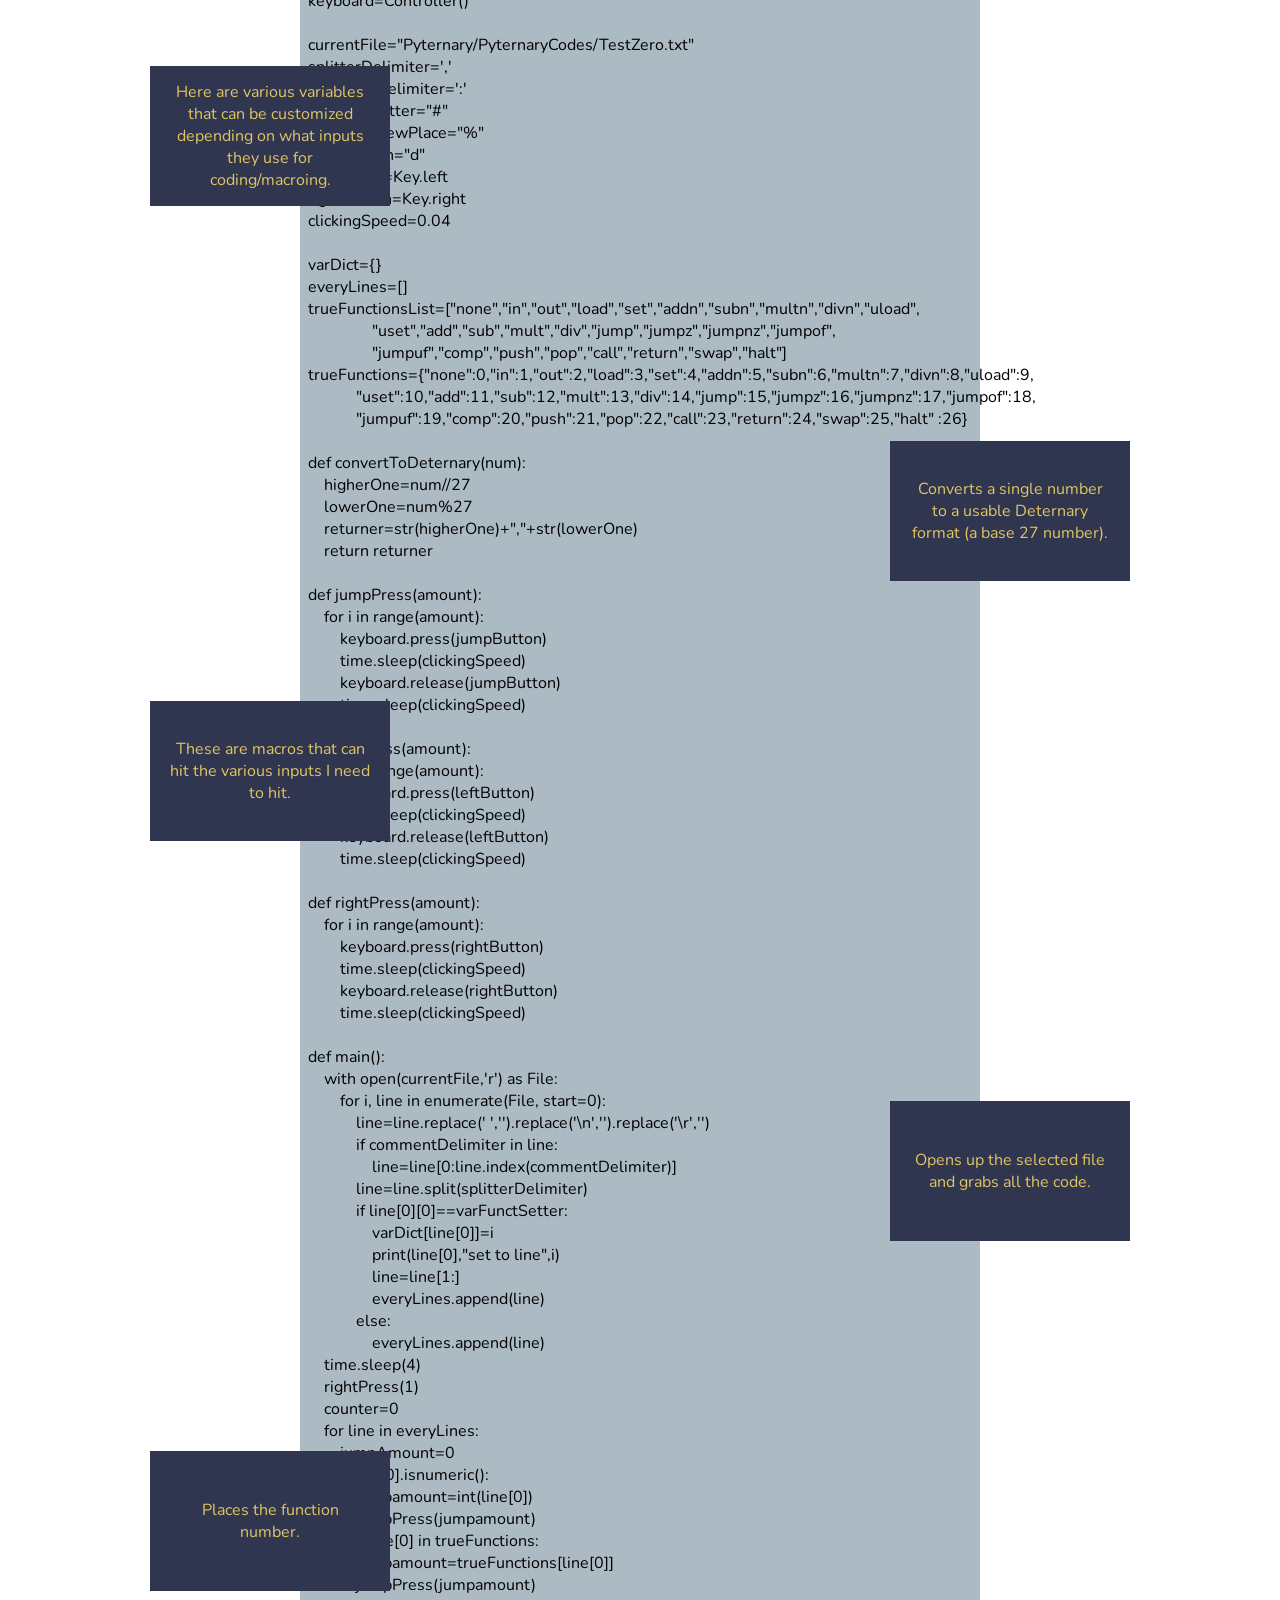
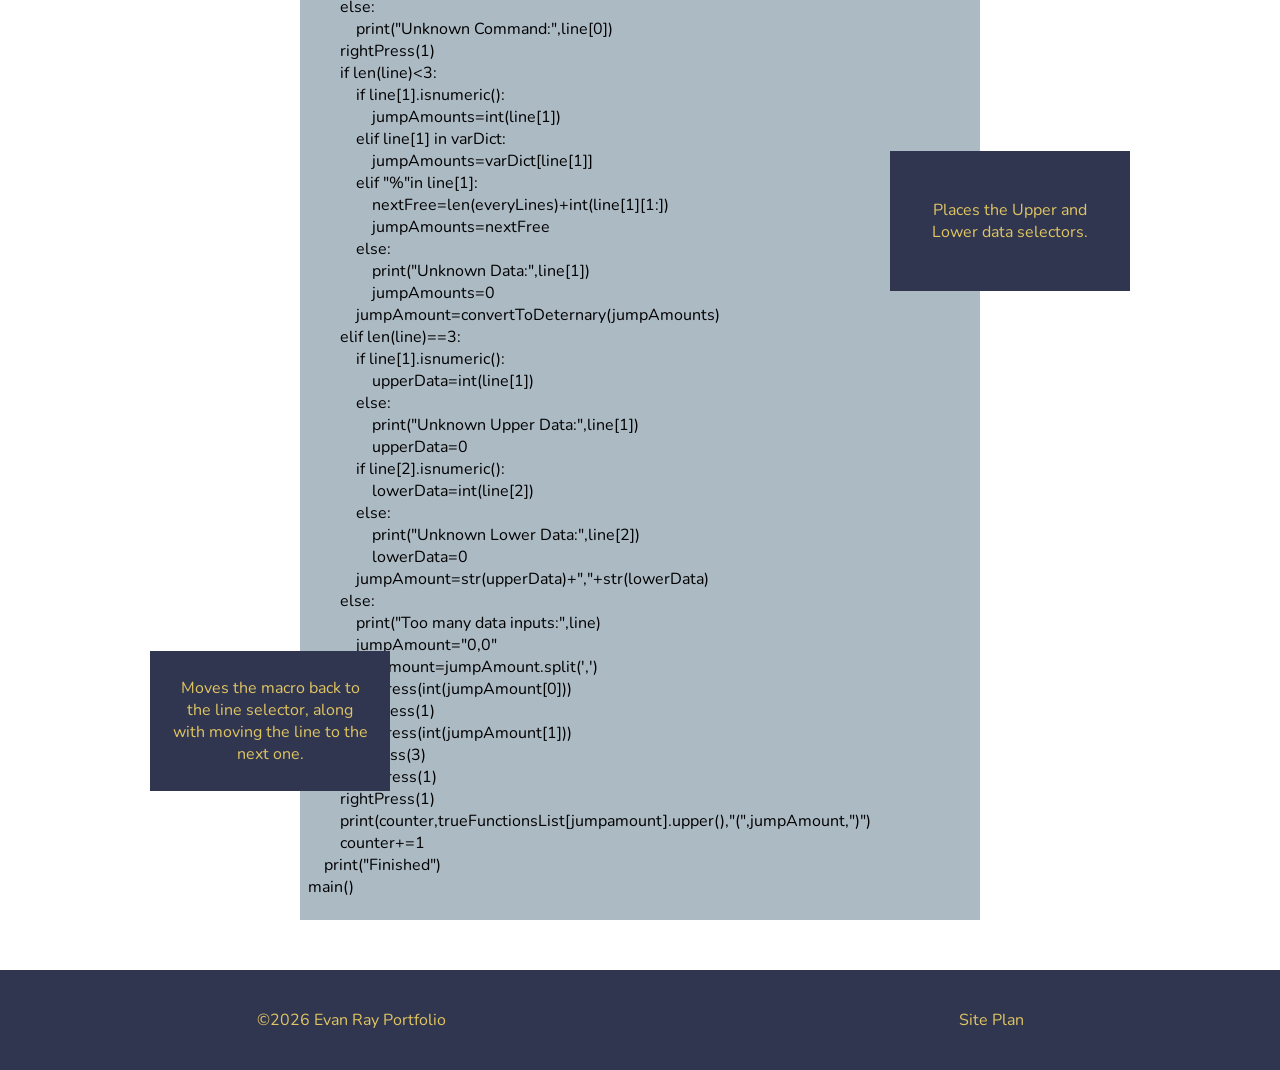
<file: evanPortfolio/pyternary.html>
<!DOCTYPE html>
<html lang="en">
<head>
    <meta charset="UTF-8">
    <meta name="viewport" content="width=device-width, initial-scale=1.0">
    <title>Pyternary | Evan Ray Portfolio</title>
    <link rel="stylesheet" href="pyternaryCss.css">
</head>
<body>
    <header>
        <a href="index.html"><img src="Images/Screenshot_2026-02-21_174352-removebg-preview.png" alt="Evan Ray Portfolio Logo"></a>
        <nav><a href="index.html">Home</a><a href="conways.html">Conways</a><a href="pyternary.html">Pyternary</a></nav>
    </header>
    <main>
        <h1>Pyternary</h1>
        <div id="heroSection">
            <p>Deternary is a Ternary based Computation Machine Emulator. It was created within a rhythm game called Geometry Dash. I found it had multiple issues.</p>
            <ol>
                <li>You couldn't save your code. If you reset, you would lose all your progress.</li>
                <li>It was hard to program in, requiring a lot of patience to use.</li>
                <li>It was hard to understand. Each command, instead of being represented by a number, instead used symbols, which are really hard to read.</li>
            </ol>
            <img src="Images/DeternaryLayout.png" alt="Deternary Screen">
        </div>
        <h1>The Solution: Pyternary</h1>
        <div id="aboutPyternary">
            <img src="Images/PyternaryCode.png" alt="Pyternary Code">
            <div>
            <p>Pyternary is a Python Based Interpretor that can convert files containing Pyternary code into Deternary code. It has multiple things that make it better to use than only Deternary.</p>
            <ol>
                <li>It is easier to code in. No symbols are required. It also can be coded as a TXT file, allowing you to code it just about anywhere</li>
                <li>It can be saved. You are able to save your files on your device, so they can be created and used whenever.</li>
                <li>You can comment in your code, allowing others (or yourself) to easily understand what certain things are doing.</li>
                <li>I added Variables, so you can saved numbers without any unneccessary work.</li>
                <li>I added Function Variables, allowing you to set a specific line to a function that can be called at anytime, including before it is introduced.</li>
            </ol>
            </div>
        </div>
        <section id="CodeShowing">
            <h2>The Code</h2>
            <pre>
            <code>
                import time
                from pynput.keyboard import Controller, Key

                keyboard=Controller()

                currentFile="Pyternary/PyternaryCodes/TestZero.txt"
                splitterDelimiter=','
                commentDelimiter=':'
                varFunctSetter="#"
                unknownNewPlace="%"
                jumpButton="d"
                leftButton=Key.left
                rightButton=Key.right
                clickingSpeed=0.04

                varDict={}
                everyLines=[]
                trueFunctionsList=["none","in","out","load","set","addn","subn","multn","divn","uload",
                                "uset","add","sub","mult","div","jump","jumpz","jumpnz","jumpof",
                                "jumpuf","comp","push","pop","call","return","swap","halt"]
                trueFunctions={"none":0,"in":1,"out":2,"load":3,"set":4,"addn":5,"subn":6,"multn":7,"divn":8,"uload":9,
                            "uset":10,"add":11,"sub":12,"mult":13,"div":14,"jump":15,"jumpz":16,"jumpnz":17,"jumpof":18,
                            "jumpuf":19,"comp":20,"push":21,"pop":22,"call":23,"return":24,"swap":25,"halt" :26}

                def convertToDeternary(num):
                    higherOne=num//27
                    lowerOne=num%27
                    returner=str(higherOne)+","+str(lowerOne)
                    return returner

                def jumpPress(amount):
                    for i in range(amount):
                        keyboard.press(jumpButton)
                        time.sleep(clickingSpeed)
                        keyboard.release(jumpButton)
                        time.sleep(clickingSpeed)

                def leftPress(amount):
                    for i in range(amount):
                        keyboard.press(leftButton)
                        time.sleep(clickingSpeed)
                        keyboard.release(leftButton)
                        time.sleep(clickingSpeed)

                def rightPress(amount):
                    for i in range(amount):
                        keyboard.press(rightButton)
                        time.sleep(clickingSpeed)
                        keyboard.release(rightButton)
                        time.sleep(clickingSpeed)

                def main():
                    with open(currentFile,'r') as File:
                        for i, line in enumerate(File, start=0):
                            line=line.replace(' ','').replace('\n','').replace('\r','')
                            if commentDelimiter in line:
                                line=line[0:line.index(commentDelimiter)]
                            line=line.split(splitterDelimiter)
                            if line[0][0]==varFunctSetter:
                                varDict[line[0]]=i
                                print(line[0],"set to line",i)
                                line=line[1:]
                                everyLines.append(line)
                            else:
                                everyLines.append(line)
                    time.sleep(4)
                    rightPress(1)
                    counter=0
                    for line in everyLines:
                        jumpAmount=0
                        if line[0].isnumeric():
                            jumpamount=int(line[0])
                            jumpPress(jumpamount)
                        elif line[0] in trueFunctions:
                            jumpamount=trueFunctions[line[0]]
                            jumpPress(jumpamount)
                        else:
                            print("Unknown Command:",line[0])
                        rightPress(1)
                        if len(line)&lt;3:
                            if line[1].isnumeric():
                                jumpAmounts=int(line[1])
                            elif line[1] in varDict:
                                jumpAmounts=varDict[line[1]]
                            elif "%"in line[1]:
                                nextFree=len(everyLines)+int(line[1][1:])
                                jumpAmounts=nextFree
                            else:
                                print("Unknown Data:",line[1])
                                jumpAmounts=0
                            jumpAmount=convertToDeternary(jumpAmounts)
                        elif len(line)==3:
                            if line[1].isnumeric():
                                upperData=int(line[1])
                            else:
                                print("Unknown Upper Data:",line[1])
                                upperData=0
                            if line[2].isnumeric():
                                lowerData=int(line[2])
                            else:
                                print("Unknown Lower Data:",line[2])
                                lowerData=0
                            jumpAmount=str(upperData)+","+str(lowerData)
                        else:
                            print("Too many data inputs:",line)
                            jumpAmount="0,0"
                        jumpAmount=jumpAmount.split(',')
                        jumpPress(int(jumpAmount[0]))
                        rightPress(1)
                        jumpPress(int(jumpAmount[1]))
                        leftPress(3)
                        jumpPress(1)
                        rightPress(1)
                        print(counter,trueFunctionsList[jumpamount].upper(),"(",jumpAmount,")")
                        counter+=1
                    print("Finished")
                main()
            </code>
            </pre>
            <div style="top: 215px;"><p>Here are various variables that can be customized depending on what inputs they use for coding/macroing.</p></div>
            <div style="top: 590px;"><p>Converts a single number to a usable Deternary format (a base 27 number).</p></div>
            <div style="top: 850px;"><p>These are macros that can hit the various inputs I need to hit.</p></div>
            <div style="top: 1250px;"><p>Opens up the selected file and grabs all the code.</p></div>
            <div style="top: 1600px;"><p>Places the function number.</p></div>
            <div style="top: 1900px;"><p>Places the Upper and Lower data selectors.</p></div>
            <div style="top: 2400px;"><p>Moves the macro back to the line selector, along with moving the line to the next one.</p></div>
        </section>
    </main>
    <footer><p>&COPY;2026 Evan Ray Portfolio</p><a href="site-plan.html">Site Plan</a></footer>
</body>
</html>
</file>
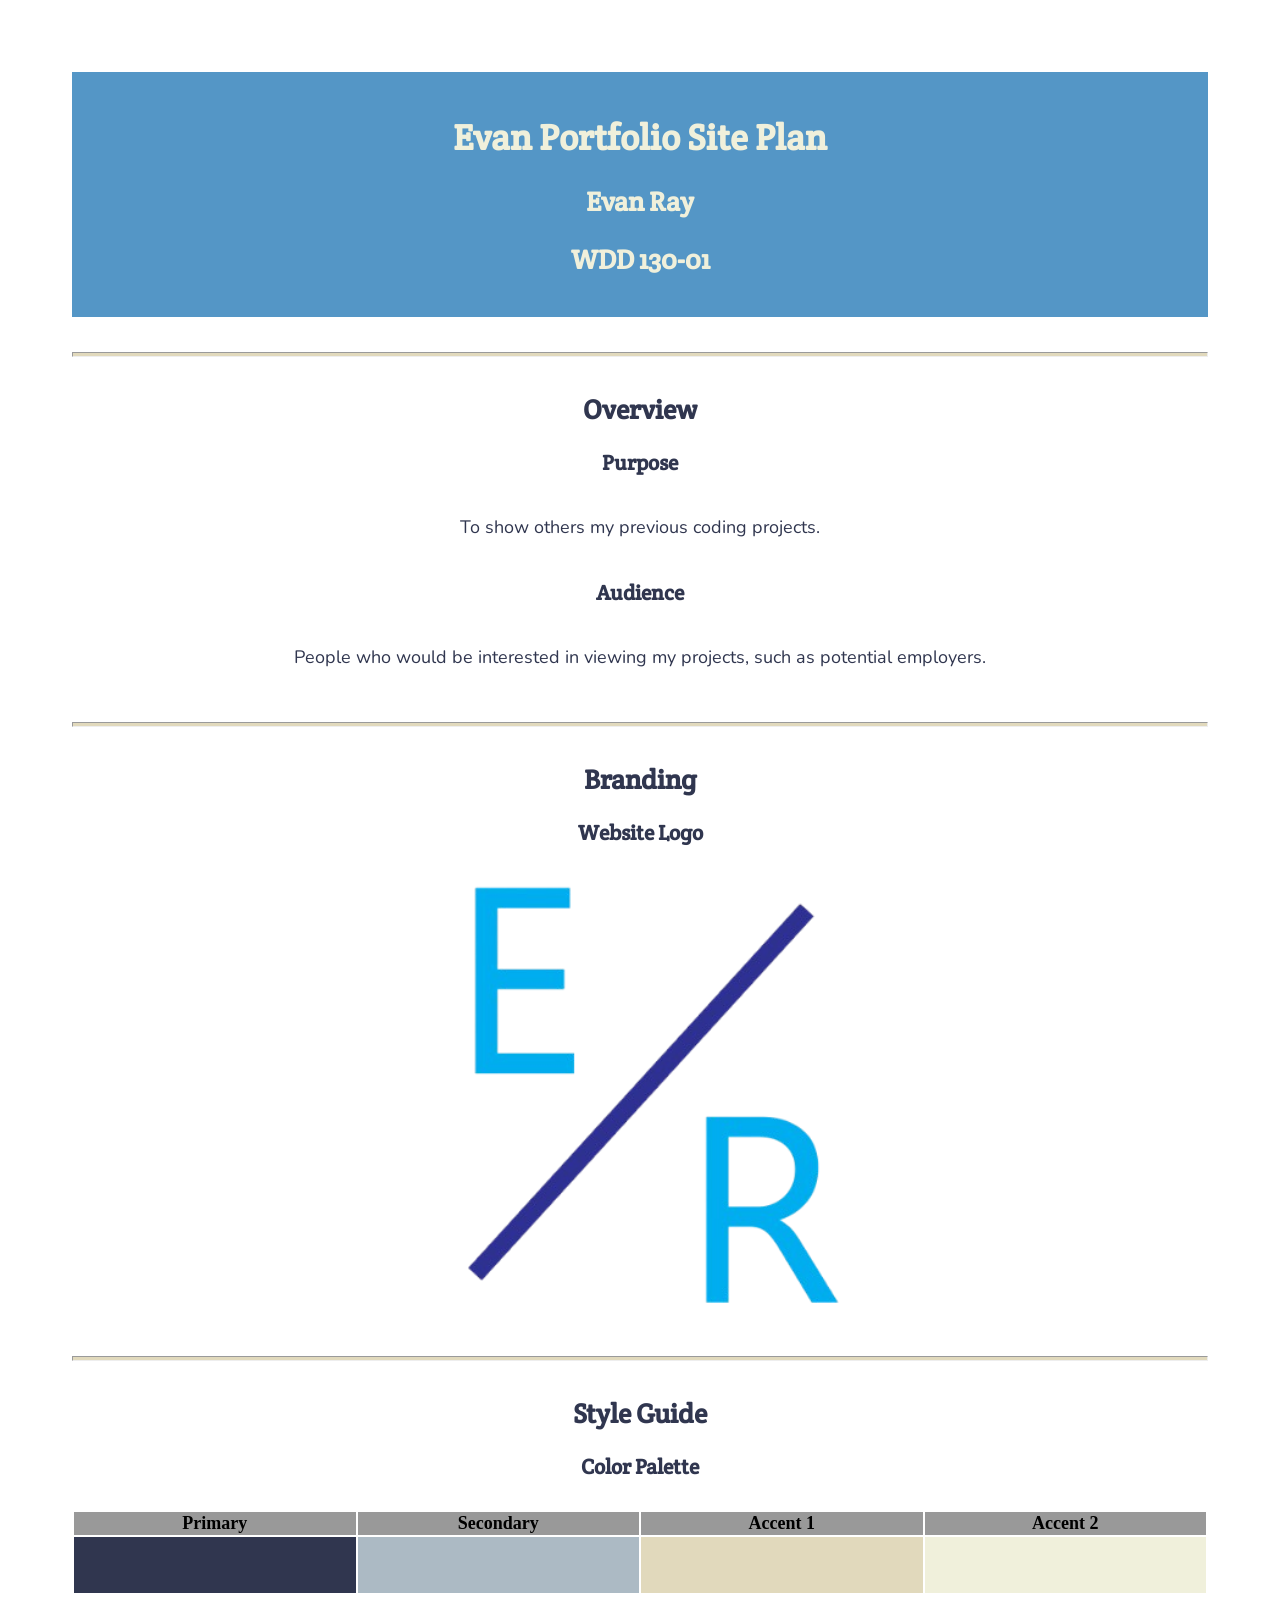
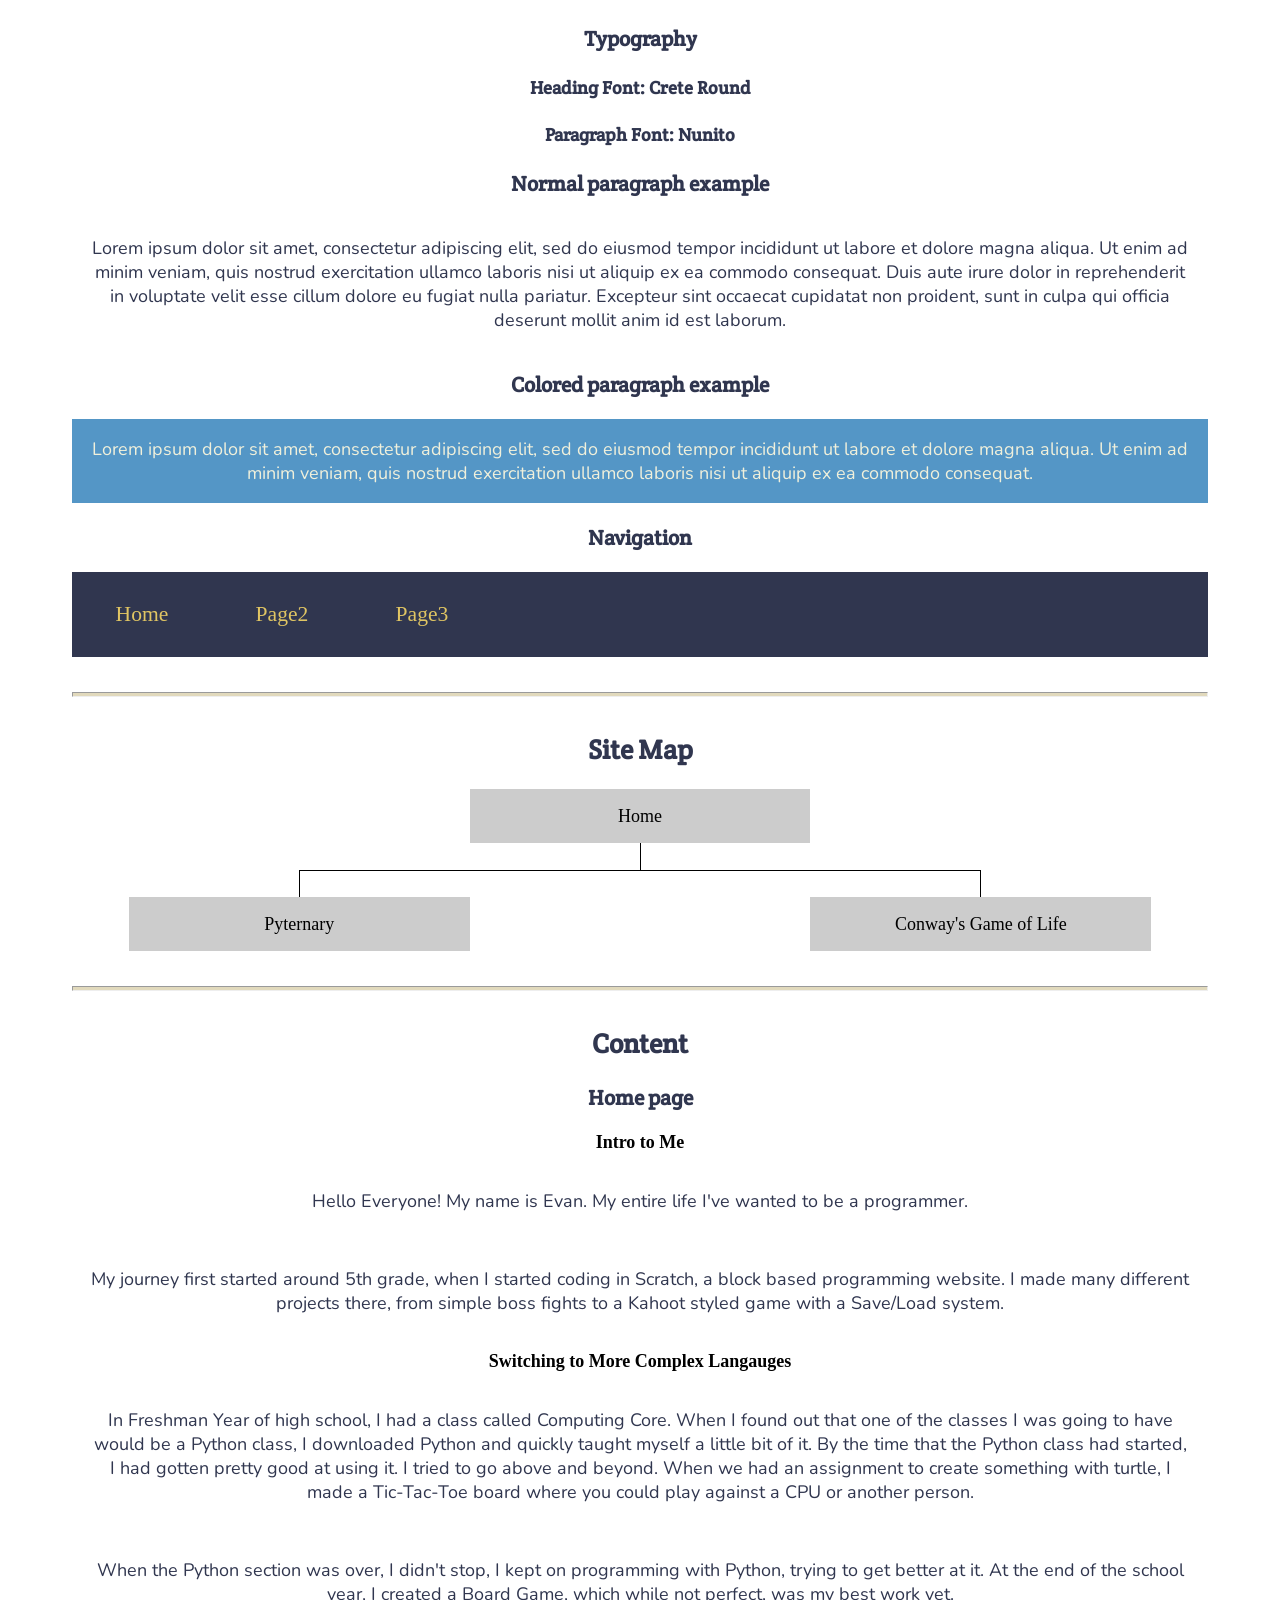
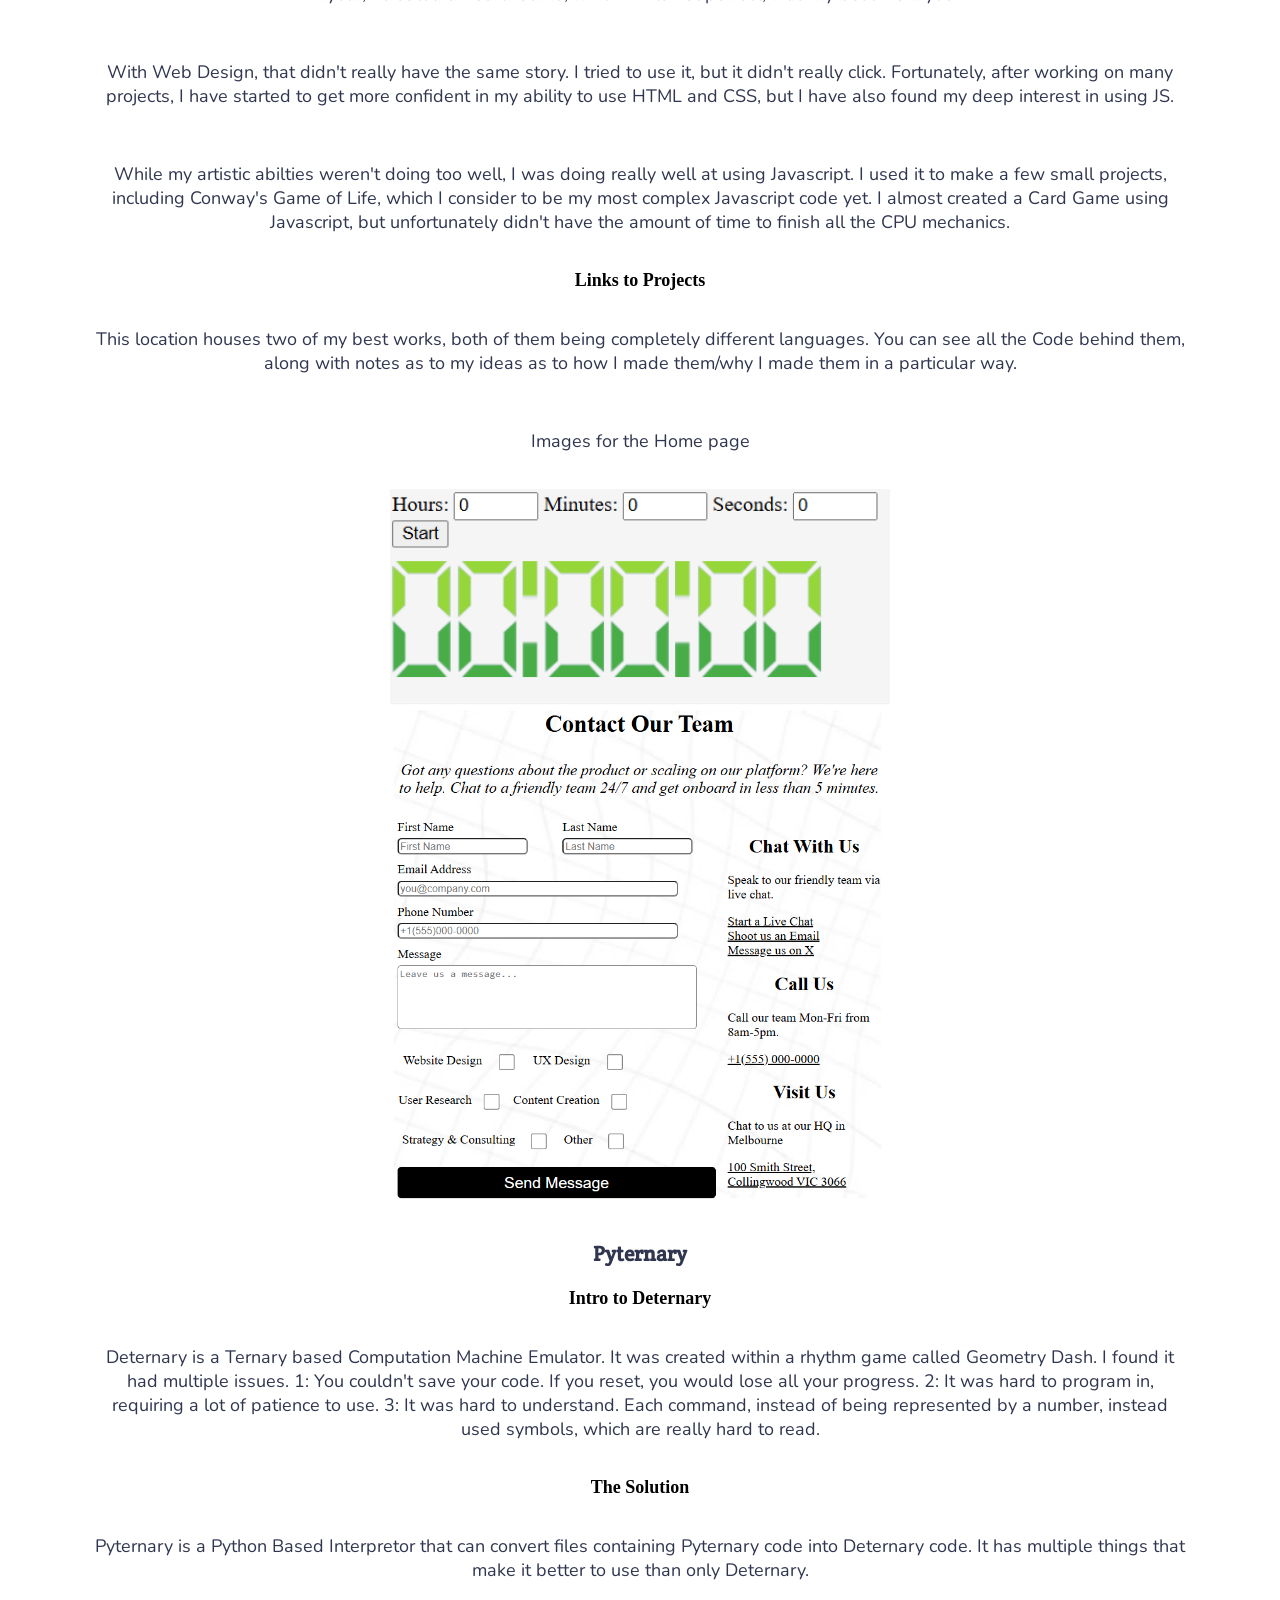
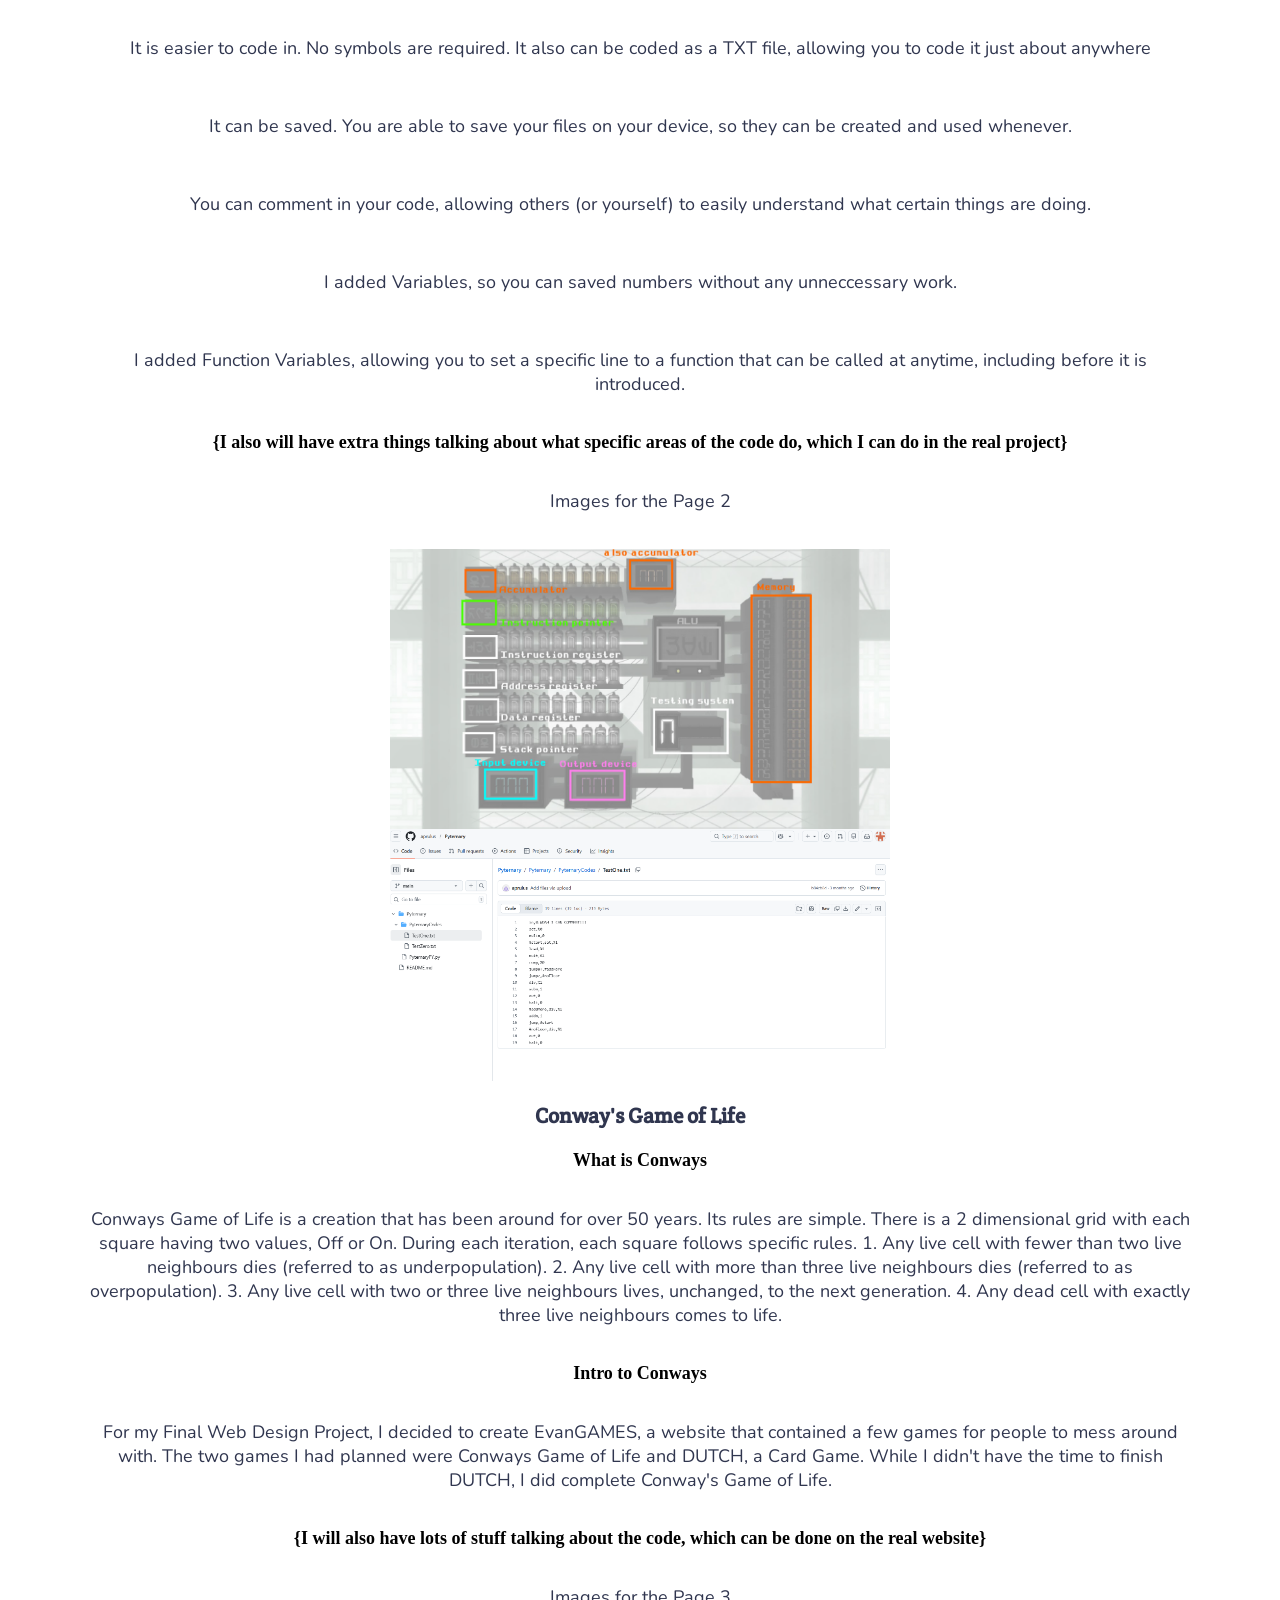
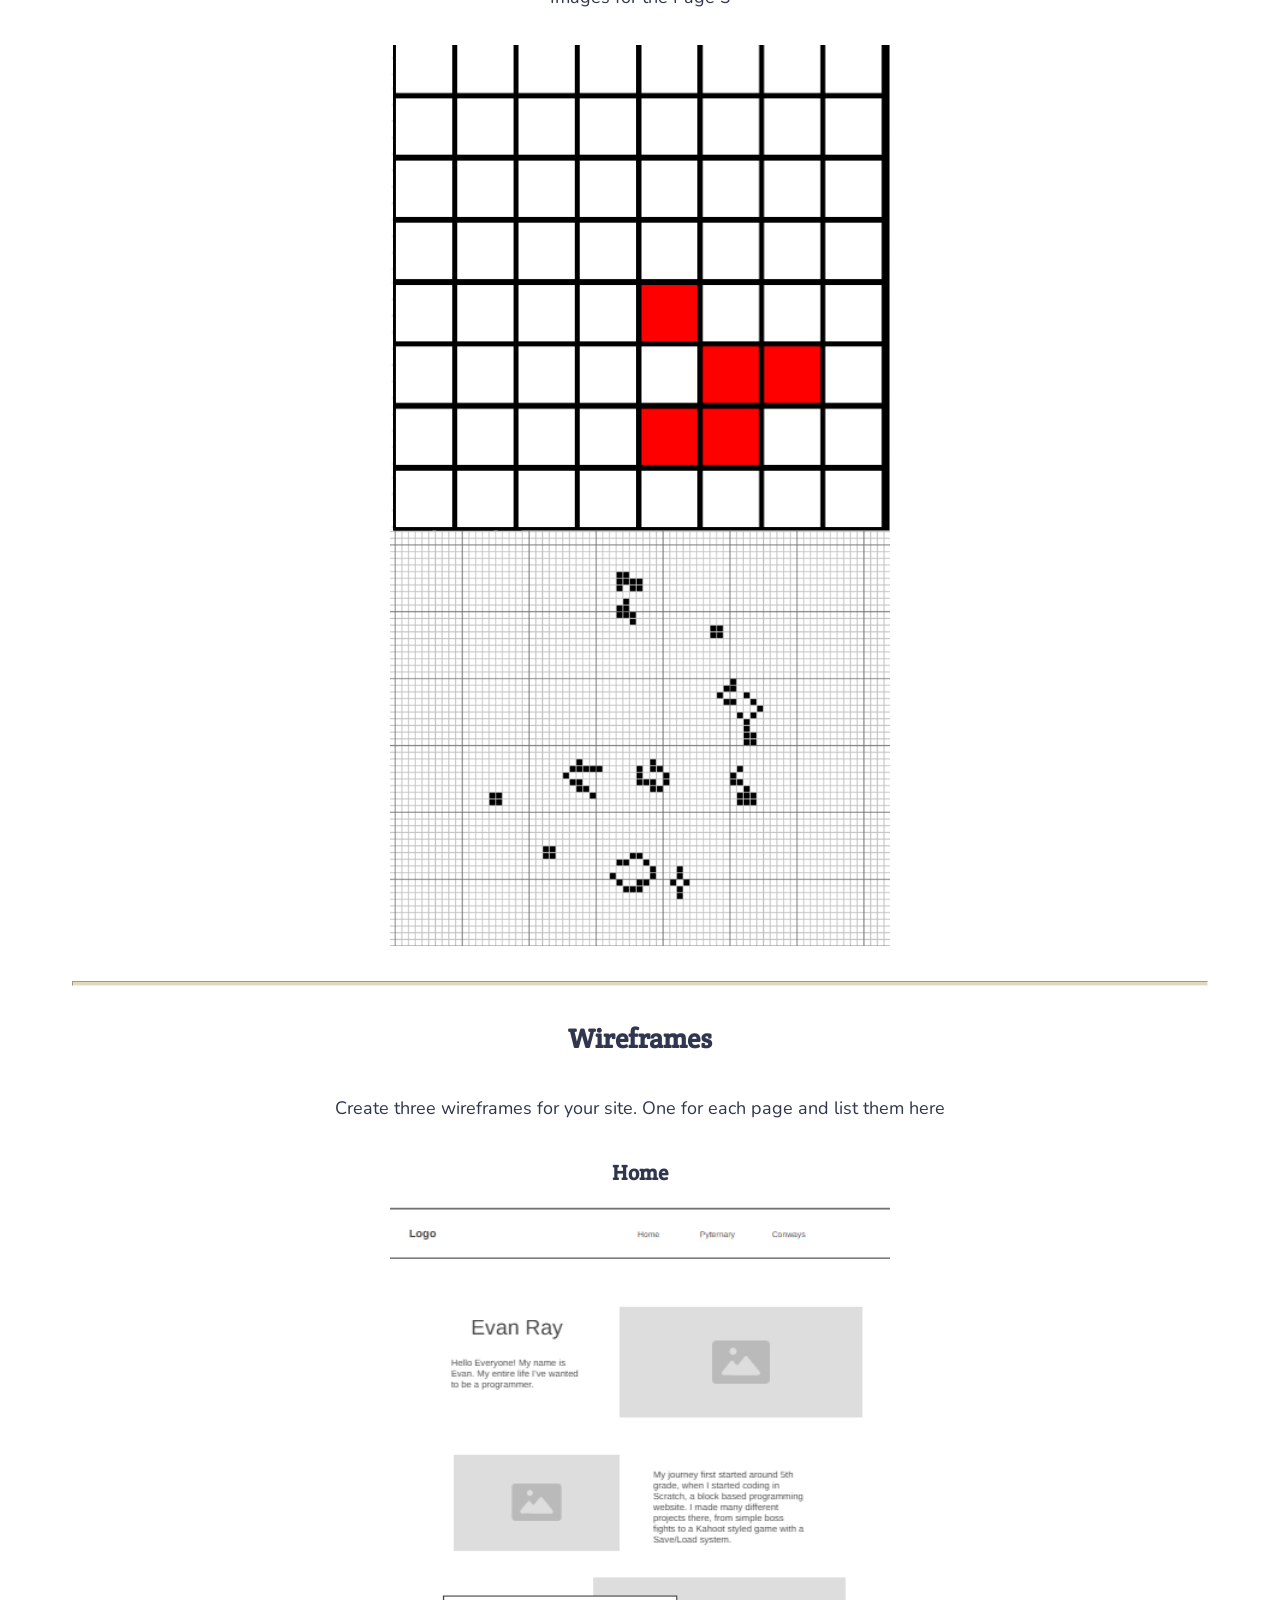
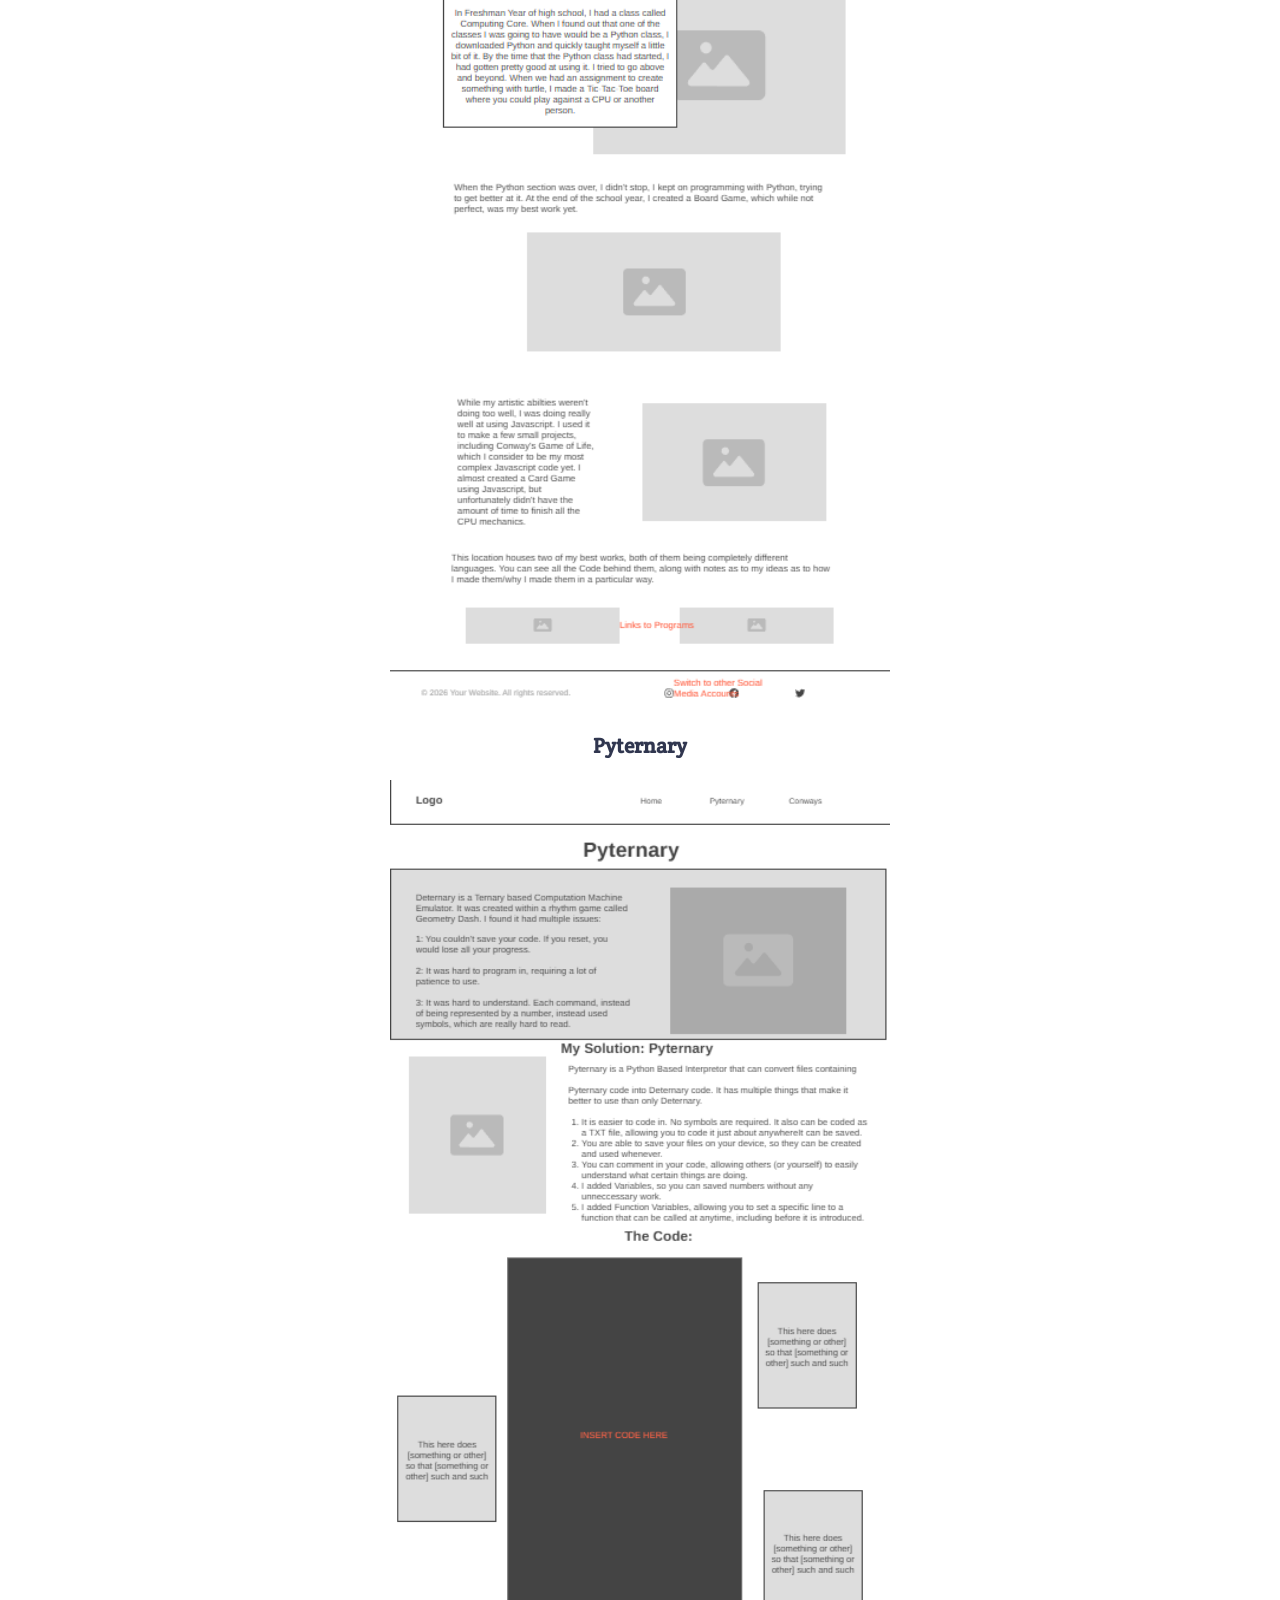
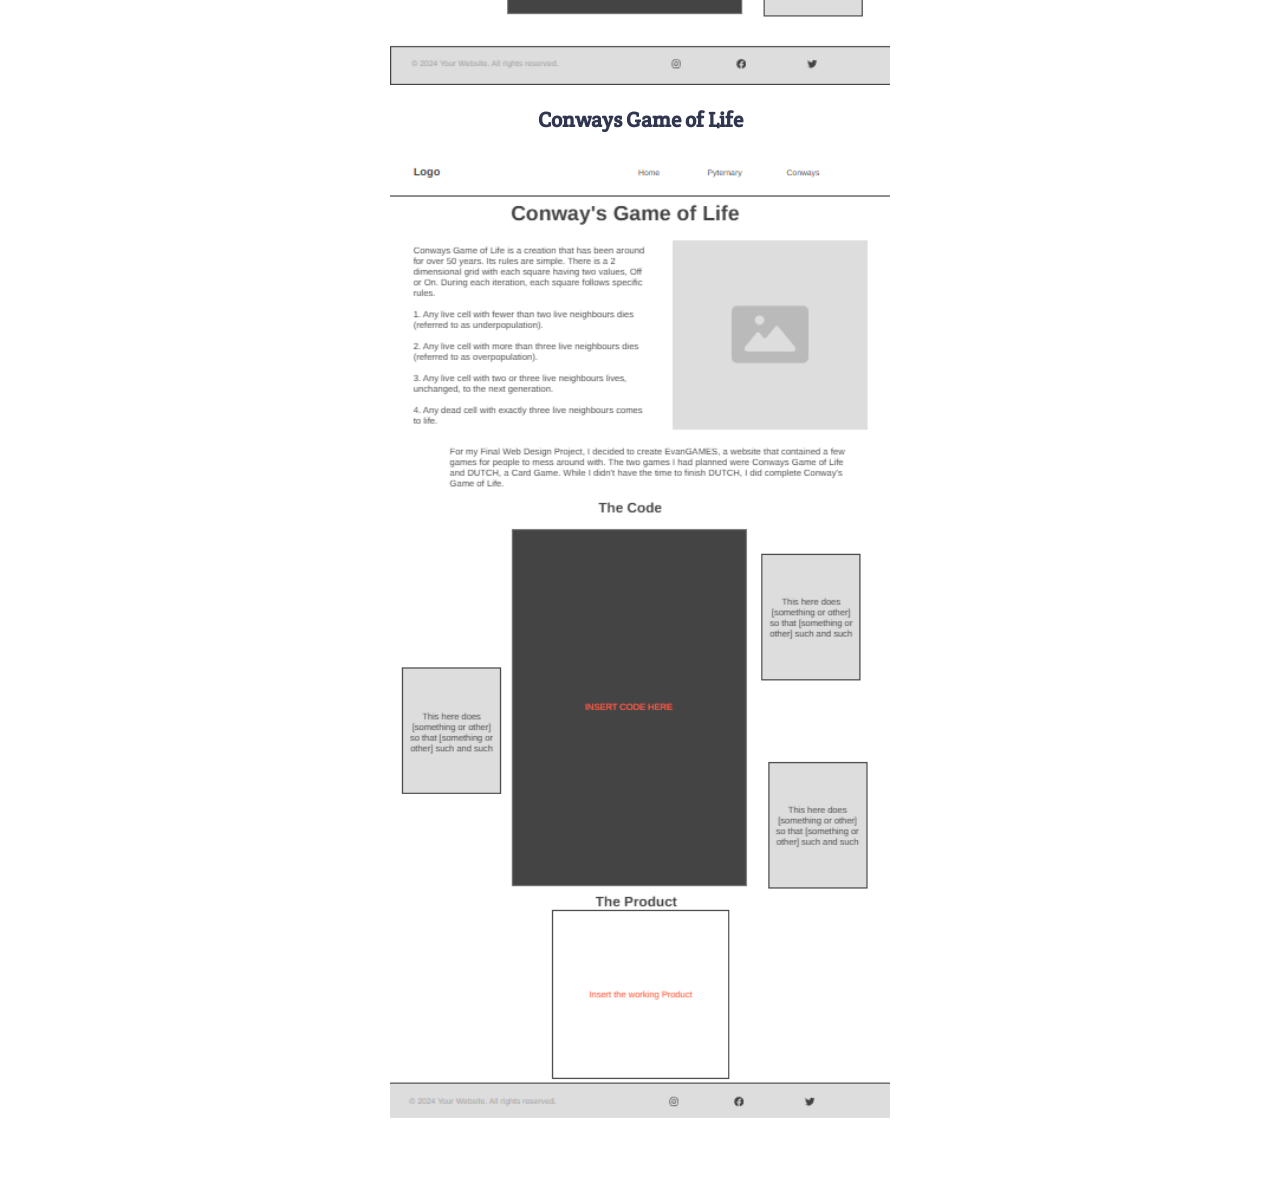
<file: evanPortfolio/site-plan.html>
<!DOCTYPE html>
<html lang="en-us">
    
  <head>
    <meta charset="utf-8">
    <title>Site Plan</title>
    <link type="text/css" rel="stylesheet" href="site-planCSS.css">
  </head>
  <body>
    <header>
      <h1>Evan Portfolio Site Plan</h1>
      <h2>Evan Ray</h2>
      <h2>WDD 130-01</h2>
      <!-- In the header above, add the name or your site, your name and class number. For example if you are in section 3 you would put WDD 130.03 -->
    </header>
    <main>

      <!-- ------------------------Steps 2-3------------------------------ -->
      <hr>
      <h2>Overview</h2>
      <h3>Purpose</h3>
      <p>To show others my previous coding projects.</p>  <!-- change this -->


      <h3>Audience</h3>
      <p>People who would be interested in viewing my projects, such as potential employers.</p>  <!-- change this -->

      <hr>
      <h2>Branding</h2>
      <h3>Website Logo</h3>
      <!-- Replace this with some sort of logo for your site.  A logo can be as simple as the name of your site in a nice font :) -->
      <img src="Images/Screenshot_2026-02-21_174352-removebg-preview.png" alt="Logo image">
      <hr>
      <h2>
        Style Guide
      </h2>

      <!-- ------------------------Steps 4-8------------------------------ -->

      <h3>
        Color Palette
      </h3>
      <!--  The colors you choose for a website are one of the most important decisions you will make. Follow the instructions on the activity in iLearn. You should have at least 2 colors but do not have to fill in all 4 if you do not need them.  -->

      <table class="colors">
        <tr><th>Primary</th><th>Secondary</th><th>Accent 1</th><th>Accent 2</th></tr>
        <!-- Switch to the site-plan.css file and change your colors there. -->
        <tr><td class="primary"></td><td class="secondary"></td><td class="accent1"></td><td class="accent2"></td></tr>
      </table>

      <!-- ------------------------Step 9------------------------------ -->

      <h3>
        Typography
      </h3>
      <!-- Choose a font for your paragraphs (body copy) and headlines. What font(s) have you chosen? Why did you choose what you did?  Make sure to review the list of web safe fonts at W3Schools.org as a starting point.  Think also about which of your colors above you might use for background and font colors. -->

      <h4>
        Heading Font: Crete Round  <!-- change this -->
      </h4>
      <h4>
        Paragraph Font: Nunito  <!-- change this -->
      </h4>
      <h3>
        Normal paragraph example
      </h3>
      <p>
        Lorem ipsum dolor sit amet, consectetur adipiscing elit, sed do eiusmod tempor incididunt ut labore et dolore magna aliqua. Ut enim ad minim veniam, quis nostrud exercitation ullamco laboris nisi ut aliquip ex ea commodo consequat. Duis aute irure dolor in reprehenderit in voluptate velit esse cillum dolore eu fugiat nulla pariatur. Excepteur sint occaecat cupidatat non proident, sunt in culpa qui officia deserunt mollit anim id est laborum.
      </p>
      <h3>
        Colored paragraph example
      </h3>
      <p class="colored">
        Lorem ipsum dolor sit amet, consectetur adipiscing elit, sed do eiusmod tempor incididunt ut labore et dolore magna aliqua. Ut enim ad minim veniam, quis nostrud exercitation ullamco laboris nisi ut aliquip ex ea commodo consequat. 
      </p>

      <!-- ------------------------Step 10------------------------------ -->

      <h3>
        Navigation
      </h3>
      <!-- Think about how you want your navigation bar to look. In the site-plan.css file change the colors to your colors to get the look you desire. --> 
      <nav>
        <a href="#">Home</a>
        <a href="#">Page2</a>
        <a href="#">Page3</a>
      </nav>
      <hr>
      <h2>
        Site Map
      </h2>
      <div class="sitemap">
        <div class="sm-home">
          Home
        </div>
        <div class="sm-page2">
          Pyternary
        </div>
        <div class="sm-page3">
          Conway's Game of Life
        </div>

        <div class="top">
          &nbsp;
        </div>
        <div class="left">
          &nbsp;
        </div>
        <div class="right">
          &nbsp;
        </div>

      </div>

      <!-- --------Content Section -------------- -->
      <hr>
      <h2>
        Content
      </h2>
      <h3>Home page</h3>
      <strong>Intro to Me</strong>
      <p>
        Hello Everyone! My name is Evan. My entire life I've wanted to be a programmer.
      </p><p>
        My journey first started around 5th grade, when I started coding in Scratch, a block based programming website. I made
        many different projects there, from simple boss fights to a Kahoot styled game with a Save/Load system.
      </p>
      <strong>Switching to More Complex Langauges</strong>
      <p>In Freshman Year of high school, I had a class called Computing Core. When I found out that one of the classes I was going
        to have would be a Python class, I downloaded Python and quickly taught myself a little bit of it. By the time that the Python 
        class had started, I had gotten pretty good at using it. I tried to go above and beyond. When we had an assignment to create something
        with turtle, I made a Tic-Tac-Toe board where you could play against a CPU or another person. 
      </p>
      <p>When the Python section was over, I didn't stop, I kept on programming with Python, trying to get better at it. At the end of the 
        school year, I created a Board Game, which while not perfect, was my best work yet.
      </p>
      <p>With Web Design, that didn't really have the same story. I tried to use it, but it didn't really click. Fortunately, 
        after working on many projects, I have started to get more confident in my ability to use HTML and CSS, but I have also found
        my deep interest in using JS.
      </p>
      <p>While my artistic abilties weren't doing too well, I was doing really well at using Javascript. I used it to make a few small projects,
        including Conway's Game of Life, which I consider to be my most complex Javascript code yet. I almost created a Card Game using Javascript, but 
        unfortunately didn't have the amount of time to finish all the CPU mechanics.
      </p>
      <strong>Links to Projects</strong>
      <p>This location houses two of my best works, both of them being completely different languages. You can see all the Code behind them, along
        with notes as to my ideas as to how I made them/why I made them in a particular way.
      </p>
      <p>Images for the Home page</p>
        <img src="Images/CountdownTimer.png" alt="image for homepage">
        <img src="Images/ContactForm.png" alt="image for homepage">

      </ul>
      <h3>Pyternary</h3>
      <strong>Intro to Deternary</strong>
      <p>
        Deternary is a Ternary based Computation Machine Emulator. It was created within a rhythm game called Geometry Dash. 
        I found it had multiple issues. 1: You couldn't save your code. If you reset, you would lose all your progress. 2: It was hard to
        program in, requiring a lot of patience to use. 3: It was hard to understand. Each command, instead of being represented by a number, 
        instead used symbols, which are really hard to read.
      </p>
      <strong>The Solution</strong>
      <p>Pyternary is a Python Based Interpretor that can convert files containing Pyternary code into Deternary code. It has
        multiple things that make it better to use than only Deternary.
      </p>
      <p>It is easier to code in. No symbols are required. It also can be coded as a TXT file, allowing you to code it just about anywhere</p>
      <p>It can be saved. You are able to save your files on your device, so they can be created and used whenever.</p>
      <p>You can comment in your code, allowing others (or yourself) to easily understand what certain things are doing.</p>
      <p>I added Variables, so you can saved numbers without any unneccessary work.</p>
      <p>I added Function Variables, allowing you to set a specific line to a function that can be called at anytime, including before
        it is introduced.
      </p>
      <strong>{I also will have extra things talking about what specific areas of the code do, which I can do in the real project}</strong>
      <p>Images for the Page 2</p>
        <img src="Images/DeternaryLayout.png" alt="image for page">
        <img src="Images/PyternaryCode.png" alt="image for page">

      </ul>
      <h3>Conway's Game of Life</h3>
      <strong>What is Conways</strong>
      <p>
        Conways Game of Life is a creation that has been around for over 50 years. Its rules are simple. There is a 2 dimensional grid
        with each square having two values, Off or On. During each iteration, each square follows specific rules. 1. Any live cell with fewer than two live neighbours dies (referred to as underpopulation).
        2. Any live cell with more than three live neighbours dies (referred to as overpopulation).
        3. Any live cell with two or three live neighbours lives, unchanged, to the next generation.
        4. Any dead cell with exactly three live neighbours comes to life.
      </p>
      <strong>Intro to Conways</strong>
      <p>For my Final Web Design Project, I decided to create EvanGAMES, a website that contained a few games for people to mess around with. 
        The two games I had planned were Conways Game of Life and DUTCH, a Card Game. While I didn't have the time to finish DUTCH, I did complete Conway's Game of Life.
      </p>
      <strong>{I will also have lots of stuff talking about the code, which can be done on the real website}</strong>
      <p>Images for the Page 3</p>
        <img src="Images/ConwaysScreen.png" alt="image for page3">
        <img src="Images/ConwaysWebsite.png" alt="image for page3">

      </ul>
      <hr>
      <h2>
        Wireframes
      </h2>
      <p>
        Create three wireframes for your site. One for each page and list them here</p>

      <h3>Home</h3>
      <img src="Images/homeWireframe.png" alt="home page wireframe">

      <h3>Pyternary</h3>
      <img src="Images/pyternaryWireframe.png" alt="page 2 wireframe">

      <h3>Conways Game of Life</h3>
      <img src="Images/conwaysWireframe.png" alt="page 3 wireframe">
    </main>
  </body>

</html>
</file>
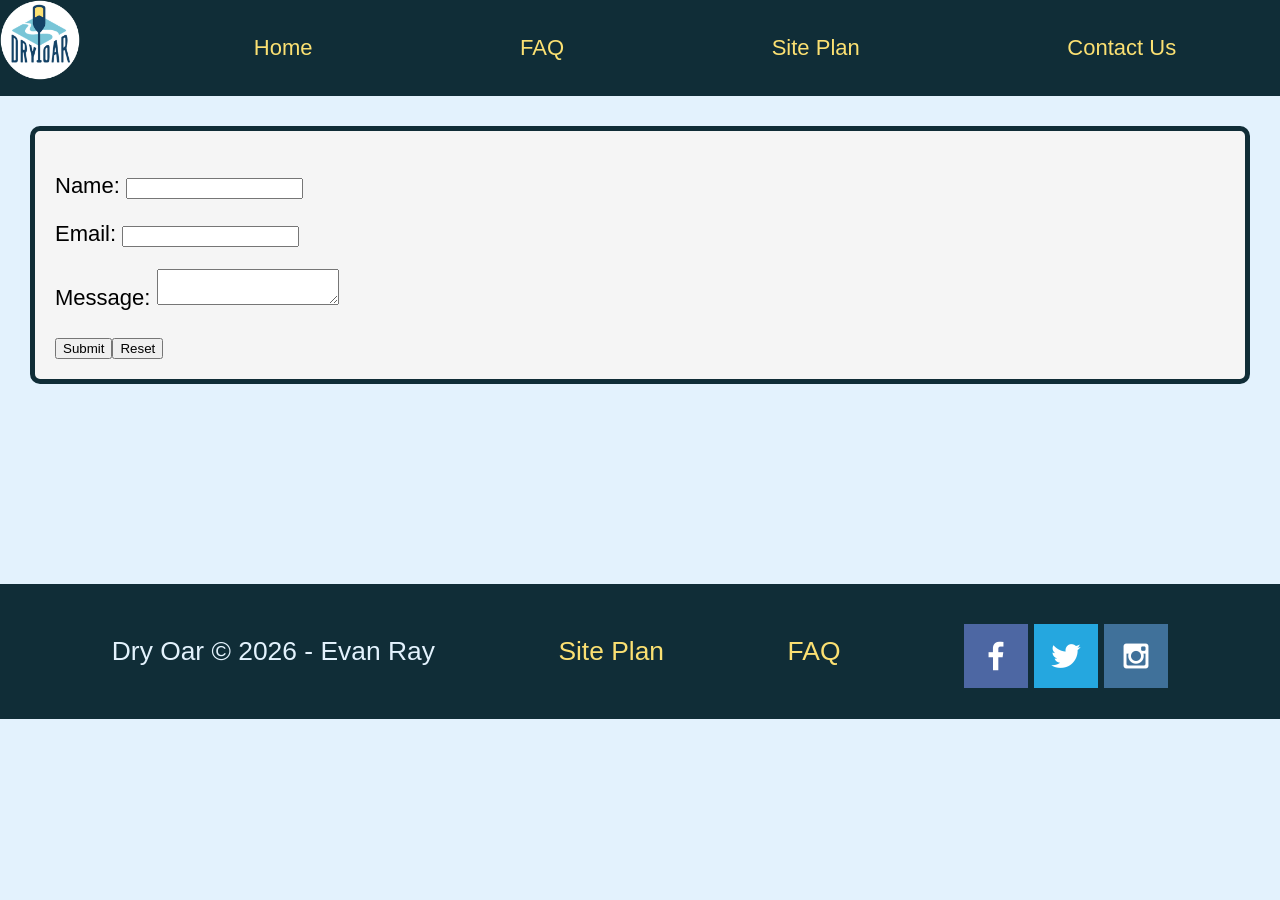
<file: wwr/contactus.html>
<!DOCTYPE html>
<html lang="en">
<head>
    <meta charset="UTF-8">
    <meta name="viewport" content="width=device-width, initial-scale=1.0">
    <title>Whitewater Rafting Vacations | Dry Oar Boating | FAQ</title>
    <style>#feedback {
    background-color: antiquewhite;
    position: absolute;
    top: 0;
    left: 0;
    right: 0;
    padding: .5em;
    /* make this element invisible until we are ready for it */
    display: none;      
}
.moveDown {
    margin-top: 3em;
}
@import url('https://fonts.googleapis.com/css2?family=Crete+Round:ital@0;1&family=Nunito:ital,wght@0,200..1000;1,200..1000&display=swap');
body {
    font-family: "Nunito", Arial, Helvetica, sans-serif;
    font-size: 22px;
    font-size: 22px;
    margin: 0;
    padding: 0;
}
h2 {
    margin: 0;
}
h1, h2, h3, h4, h5, h6, .home-title, .msg h2{
    font-family: "Crete Round", Verdana, Tahoma, sans-serif;
}
#Content{
    max-width: 1600px;
    margin:0 auto;
}
.button-box{
    text-align: center;
    margin-top: 20px;
}
main section{
    text-align: center;
}
body{
    background-color: #e3f2fd;
}
header{
    background-color: #102d37;
    display: grid;
    grid-template-columns: 150px auto;
}
nav a{
 text-align: center;
 color: #fbe072;
 text-decoration: none;   
 padding: 35px;
}
nav a:hover{
    background-color:#1f586b ;
    color: #ffeda3;
}
nav{
    display: flex;
    justify-content: space-around;
}
footer{
    background-color: #102d37;
    color:#e3f2fd;
    padding: 25px 50px;
    margin-top: 200px;
    display: flex;
    justify-content: space-around;
    align-items: center;
}
footer p{
    font-size: 1.2em;
}
footer p a:hover{
    text-decoration: underline;
}
footer a{
    color:#fbe072;
    text-decoration: none;
}
footer a:hover{
    color: #ffeda3;
}
footer .social img{
    padding-top: 15px;
}
.logo{
    width:80px;
}
form{
    margin: 30px;
    background-color: whitesmoke;
    border: #102d37 5px solid;
    border-radius: 10px;
    padding:20px;
}
     </style>

</head>
<body>
    <header>
        <a href="index.html" id="logo_link">
            <img src="images/dryoarlogo.png" class="logo" alt="Dry Oar Logo">
        </a>
        <nav>
            <a href="index.html">Home</a>
            <a href="faq.html">FAQ</a>
            <a href="site-plan-rafting.html">Site Plan</a>
            <a href="contactus.html">Contact Us</a>
        </nav>
    </header>
   <main>
    <div id="feedback"></div>
    <form>
<form action="/my-handling-form-page" method="post">
  <p>
    <label for="name">Name:</label>
    <input type="text" id="name" name="user_name" />
  </p>
  <p>
    <label for="mail">Email:</label>
    <input type="email" id="mail" name="user_email" />
  </p>
  <p>
    <label for="msg">Message:</label>
    <textarea id="msg" name="user_message"></textarea>
  </p>
  <input type="submit"><input type="reset">
</form>
   </main>
        <footer>
    <p>Dry Oar &copy; 2026 - Evan Ray</p>
    <p><a href="site-plan-rafting.html">Site Plan</a></p>
    <p><a href="faq.html">FAQ</a></p>
    <div class="social">
        <a href="https://facebook.com" target="_blank">
            <img src="images/facebook.png" alt="fb icon">
        </a>
        <a href="https://twitter.com" target="_blank">
            <img src="images/twitter.png" alt="twitter icon">
        </a>
        <a href="https://instagram.com" target="_blank">
            <img src="images/instagram.png" alt="instagram icon">
        </a>
    </div>
</footer>
<script>
    // get the feedback div element so we can do something with it.
    const feedbackElement = document.getElementById('feedback');
    // get the form so we can read what was entered in it.
    const formElement = document.forms[0];
    // add a 'listener' to wait for a submission of our form. When that happens run the code below.
    formElement.addEventListener('submit', function(e) {
        // stop the form from doing the default action.
        e.preventDefault();
        // set the contents of our feedback element to a message letting the user know the form was submitted successfully. Notice that we pull the name that was entered in the form to personalize the message!
        feedbackElement.innerHTML = 'Hello '+ formElement.user_name.value +'! Thank you for your message. We will get back with you as soon as possible!';
        // make the feedback element visible.
        feedbackElement.style.display = "block";
        // add a class to move everything down so our message doesn't cover it.
        document.body.classList.toggle('moveDown');
    });
</script>
</body>
</html>
</file>
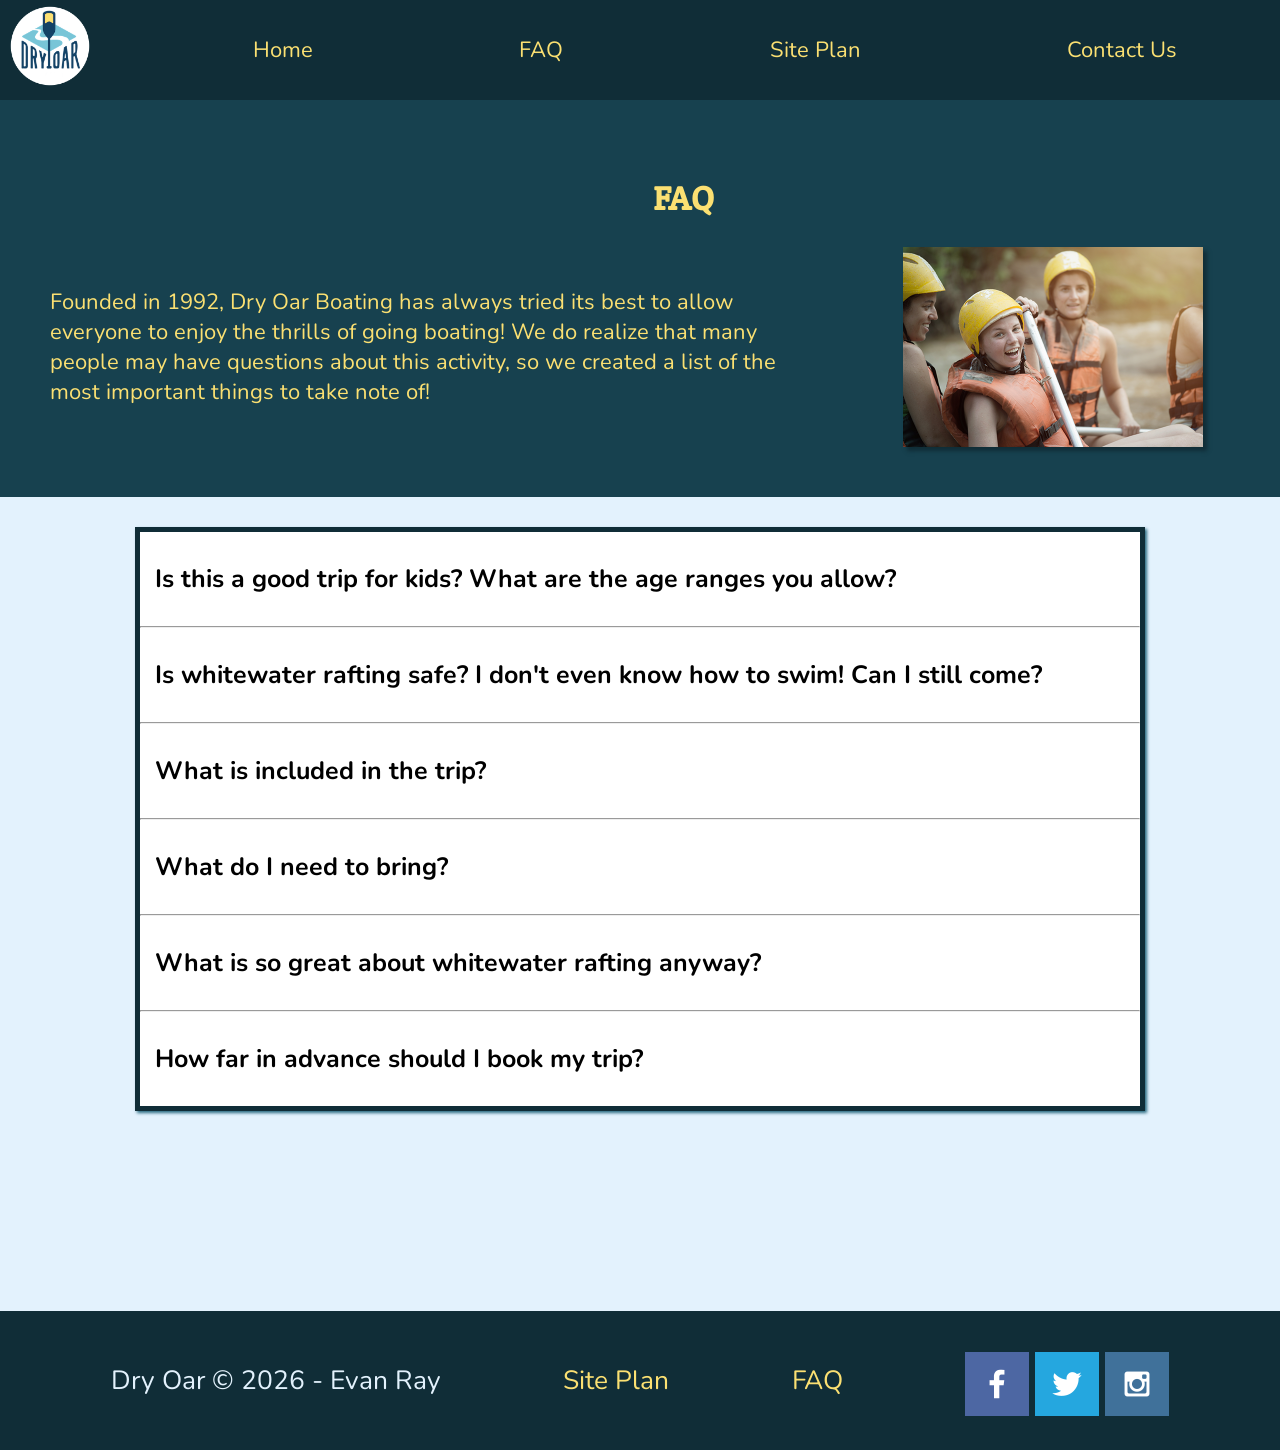
<file: wwr/faq.html>
<!DOCTYPE html>
<html lang="en">
<head>
    <meta charset="UTF-8">
    <meta name="viewport" content="width=device-width, initial-scale=1.0">
    <title>Whitewater Rafting Vacations | Dry Oar Boating | FAQ</title>
    <link rel="stylesheet" href="styles/faq.css">
    <script defer> 
function onOff(id){
    currentElement=document.getElementById(id)
    if (currentElement.style.display!="block"){
        currentElement.style.display="block"
    } else{
        currentElement.style.display="none"
    }
}
    
    </script>
</head>
<body>
    <header>
        <a href="index.html" id="logo_link">
            <img src="images/dryoarlogo.png" class="logo" alt="Dry Oar Logo">
        </a>
        <nav>
            <a href="index.html">Home</a>
            <a href="faq.html">FAQ</a>
            <a href="site-plan-rafting.html">Site Plan</a>
            <a href="contactus.html">Contact Us</a>
        </nav>
    </header>
    <section id="faqTitle"><h1>FAQ</h1>
    <p>Founded in 1992, Dry Oar Boating has always tried its best to allow everyone to enjoy the 
        thrills of going boating! We do realize that many people may have questions about this activity, so we 
        created a list of the most important things to take note of!
    </p> <img src="images/rafting21_600.png" alt="Image"></section>
    <section id="faqQuestions">
<div onclick="onOff('A')"><p class="question">Is this a good trip for kids? What are the age ranges you allow?</p><p id="A">Absolutely this is a good trip for children of all ages. We have found however that children over the age of 8 seem to enjoy it more overall (And parents especially enjoy it more if their children are all over 8). A common concern we get from parents is that their children will be bored stuck on a boat for hours at a time. Surprisingly we deal with very few bored children of any age. The areas we are rafting through are some of the most beautiful in the world, and you never know what you might see around any corner. Not to mention the rapids which keep things very interesting. Each boat also comes equipped with a guide. It has been proven that river guides are unable to go for very long at all without telling stories...some of which are even true!</p></div><hr>
<div onclick="onOff('B')"><p class="question">Is whitewater rafting safe? I don't even know how to swim! Can I still come?</p><p id="B">As with all adventure sports, there is an inherent and assumed element of risk. To help ensure your safety, our guides are all certified in Wilderness First aid and all start with at least 3 years of rafting experience. The most common injuries are sunburns and injuries that occur on land.
Everyone on commercial rafting trips wears coast guard approved life vest or personal flotation device (PFD). Many non swimmers go on rafting trips and have a great time. Your guide will give you an in depth and engaging safety talk before your trip begins explaining what you should prepare for and do in the event that you fall out of the raft.</p></div><hr>
<div onclick="onOff('C')"><p class="question">What is included in the trip?</p><p id="C">We will provide all necessary camping equipment. This includes a sleeping bag, foam pad, waterproof duffle bag, small waterproof day bag, tent and a cot, eating utensils and camping chair.
We provided water and lemonade during the day. Coffee, tea and hot chocolate are provided during the morning and evening hours. You may bring beer, liquor and soft drinks (in reasonable amounts, 2 cans per day). You may purchase these items either the night before the trip, or on your way to the put-in. 3 meals per day, plus snacks</p></div><hr>
<div onclick="onOff('D')"><p class="question">What do I need to bring?</p><p id="D">The most effective way to plan for temperature and weather changes in the Canyon is to be prepared for both hot & dry and cold & wet Rain jacket and rain pants- do not bring ponchos Quick dry shirts and shorts long sleeve cotton shirt and pants- helps keep you cooler on hot days. Button down shirts provide more sun protection on the neck Light Weight Cotton Pant, Nylon Pant or Sarong the best thing for men to wear are swim trunks as shorts if you are cold natured, bring polypropylene long underwear top and bottom Women wear swim suits or quick dry underwear and sport bras as a base layer during the day. Over the base layer, wear a pair of quick dry shorts and the shirt of your choice (polypropylene if you are cold, cotton if you are hot). Two piece swim suits are convenient when changing or going to the bathroom. hat- large brim hat offers protection from the sun with a good quality strap. Sunglasses with strap socks- used for hiking and to protect your feet from the sun. sandals or water shoes- if not used to hiking in these, bring a pair of shoes you have hiked in before camper wear: Bring something comfortable to wear around camp. Cotton dresses, skirts and sarongs are all popular options. Sleep wear: You might choose to sleep in your camp wear. Otherwise, you might like to bring something comfortable to sleep in. water bottle small day pack for hikes moisturizing lotion headlamp or flashlight moleskin waterproof sunscreen and lip balm optional items: gloves fleece jacket towel bandana small pillow hygiene products: toothpaste, toothbrush, tissue, nail clippers, feminine hygiene products, extra eyeglasses or contacts, biodegradable soap and shampoo camera equipment book, watercolors, journal and pen</p></div><hr>
<div onclick="onOff('E')"><p class="question">What is so great about whitewater rafting anyway?</p><p id="E">Are you kidding me! What's not great about whitewater rafting!...Let's describe a common day on the river.
Arise in the soft light of the early morning after a night spent sleeping under a beautiful starry sky. Have a hearty warm breakfast of fresh blueberry pancakes or omelets to order, then pack your things and prepare for the day. The day is filled with some combination of swift water, rapids, calms, hikes, history, geology, stories, and more good food. We try to hit camp around 4 or 5, after setting up your cot you can relax with a good book or good company by the river, or explore around camp while your guides prepare your dinner...something perhaps like steak and potatoes, or grilled salmon...and dutch oven brownies...you won't forget the dutch oven brownies. After dinner it's more relaxing, and you might even be able to talk your guide into another story or two to send you off to bed under more stars than you thought were possible.</p></div><hr>
<div onclick="onOff('F')"><p class="question">How far in advance should I book my trip?</p><p id="F">If you have specific dates you need, we recommend booking a year in advance. If you can be more flexible 6 months in advance is usually sufficient.</p></div>
    </section>
        <footer>
    <p>Dry Oar &copy; 2026 - Evan Ray</p>
    <p><a href="site-plan-rafting.html">Site Plan</a></p>
    <p><a href="faq.html">FAQ</a></p>
    <div class="social">
        <a href="https://facebook.com" target="_blank">
            <img src="images/facebook.png" alt="fb icon">
        </a>
        <a href="https://twitter.com" target="_blank">
            <img src="images/twitter.png" alt="twitter icon">
        </a>
        <a href="https://instagram.com" target="_blank">
            <img src="images/instagram.png" alt="instagram icon">
        </a>
    </div>
</footer>
</body>
</html>
</file>
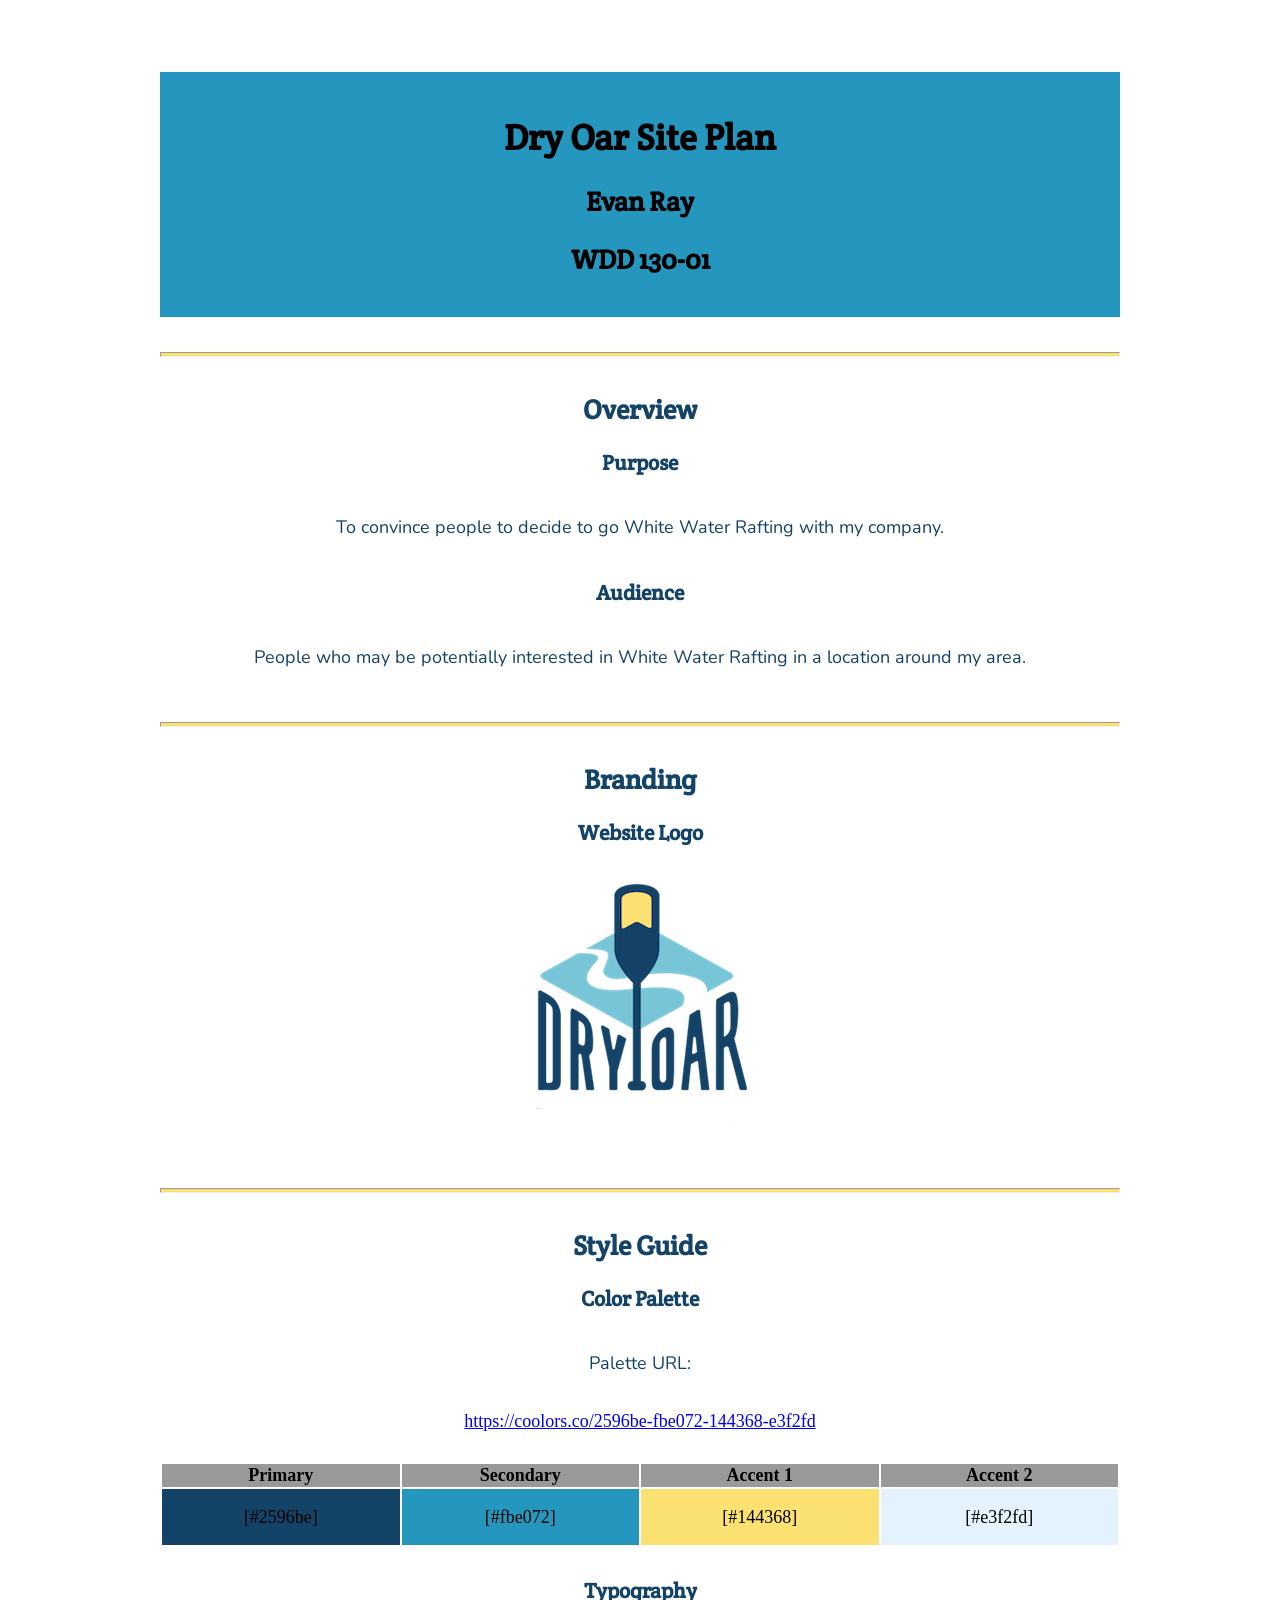
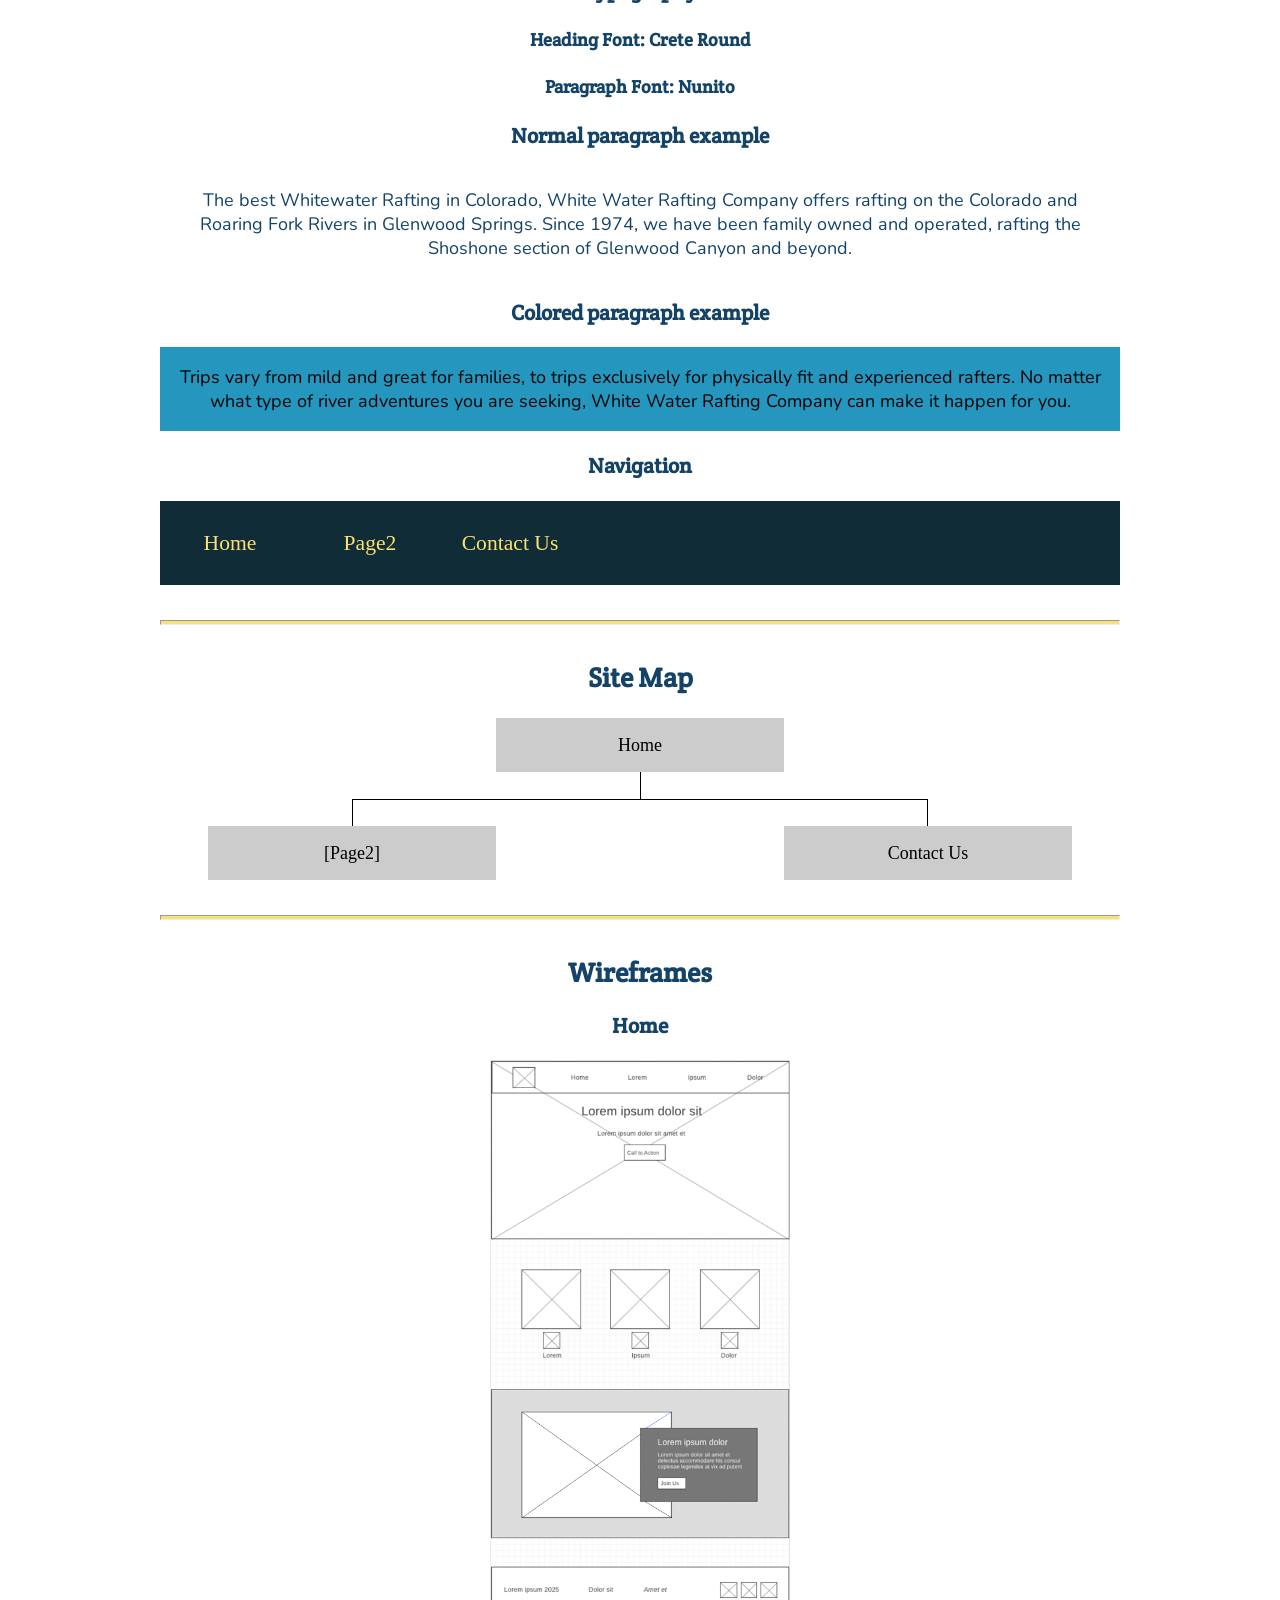
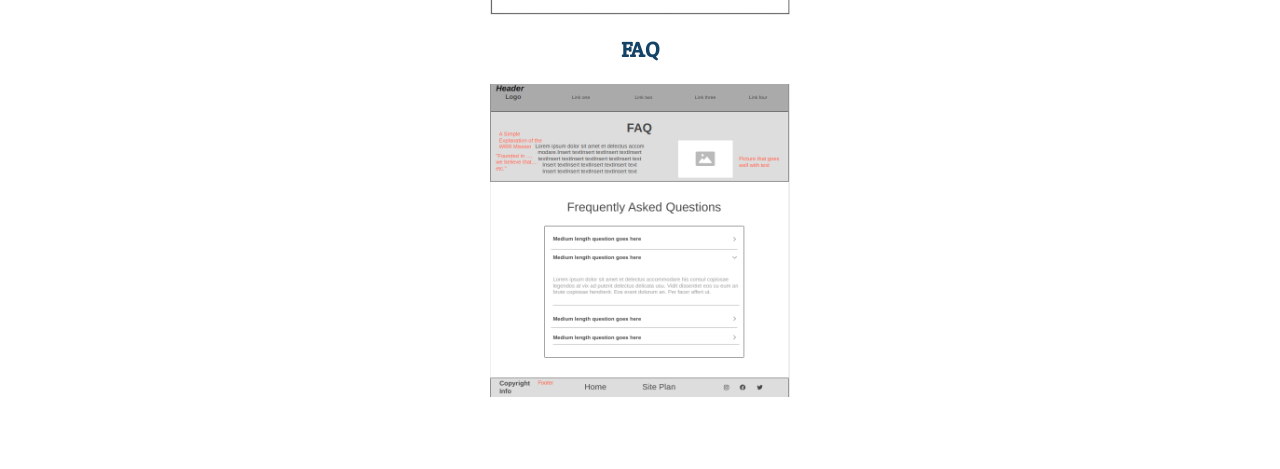
<file: wwr/site-plan-rafting.html>
<!DOCTYPE html>
<html lang="en-us">

<head>
  <meta charset="utf-8" />
  <title>Site Plan</title>
  <link type="text/css" rel="stylesheet" href="styles/site-plan-rafting.css" />
</head>

<body>
  <header>
    <h1>Dry Oar Site Plan</h1>
    <h2>Evan Ray</h2>
    <h2>WDD 130-01</h2>
    <!-- In the header above, add the name of your site, your name and class number. For example if you are in section 3 you would put WDD 130-03 -->
  </header>
  <main>
    <!-- ------------------------Steps 2-5------------------------------ -->
    <hr />
    <h2>Overview</h2>
    <h3>Purpose</h3>
    <p>To convince people to decide to go White Water Rafting with my company.</p>
    <!-- change this -->

    <h3>Audience</h3>
    <p>People who may be potentially interested in White Water Rafting in a location around my area.</p>
    <!-- change this -->

    <hr />
    <h2>Branding</h2>
    <h3>Website Logo</h3>
    <!-- Replace this with some sort of logo for your site.  A logo can be as simple as the name of your site in a nice font :) -->
    <img src="images/dryoarlogo.png" alt="Logo image" />
    <hr />
    <h2>Style Guide</h2>

    <!-- ------------------------Steps 6-9------------------------------ -->

    <h3>Color Palette</h3>
    <!--  The colors you choose for a website are one of the most important decisions you will make. Follow the instructions on the activity in Canvas then return and replace the color codes below with the hex color codes (the 6 digit numbers that show at the bottom of each color) for the colors you have chosen below.  You should have at least 2 colors but do not have to fill in all 4 if you do not need them.  -->

    <!-- Copy and paste the URL to your finished palette below. Replace the href value that is there with yours. Make sure to paste it into both the href value and the content text of the <a> tag -->
    <p>Palette URL:</p>
    <a href="https://coolors.co/2596be-fbe072-144368-e3f2fd"
      target="_blank">https://coolors.co/2596be-fbe072-144368-e3f2fd</a>

    <table class="colors">
      <tr>
        <th>Primary</th>
        <th>Secondary</th>
        <th>Accent 1</th>
        <th>Accent 2</th>
      </tr>
      <!-- Replace the numbers in the boxes below with your hex color codes. Then switch to the site-plan.css file and change your colors there as well. -->
      <tr>
        <td class="primary">[#2596be]</td>
        <td class="secondary">[#fbe072]</td>
        <td class="accent1">[#144368]</td>
        <td class="accent2">[#e3f2fd]</td>
      </tr>
    </table>

    <!-- ------------------------Steps 10-12------------------------------ -->

    <h3>Typography</h3>
    <!-- Choose a font for your paragraphs (body copy) and headlines. What font(s) have you chosen? Think also about which of your colors above you might use for background and font colors. -->

    <h4>
      Heading Font: Crete Round
      <!-- change this -->
    </h4>
    <h4>
      Paragraph Font: Nunito
      <!-- change this -->
    </h4>
    <h3>Normal paragraph example</h3>
    <p>
      The best Whitewater Rafting in Colorado, White Water Rafting Company
      offers rafting on the Colorado and Roaring Fork Rivers in Glenwood
      Springs. Since 1974, we have been family owned and operated, rafting the
      Shoshone section of Glenwood Canyon and beyond.
    </p>
    <h3>Colored paragraph example</h3>
    <p class="colored">
      Trips vary from mild and great for families, to trips exclusively for
      physically fit and experienced rafters. No matter what type of river
      adventures you are seeking, White Water Rafting Company can make it
      happen for you.
    </p>

    <!-- ------------------------Step 13------------------------------ -->

    <h3>Navigation</h3>
    <!-- Think about how you want your navigation bar to look. In the site-plan.css file change the colors to your colors to get the look you desire. -->
    <nav>
      <a href="#">Home</a>
      <a href="#">Page2</a>
      <a href="#">Contact Us</a>
    </nav>
    <hr />
    <h2>Site Map</h2>
    <div class="sitemap">
      <div class="sm-home">Home</div>
      <div class="sm-page2">
        [Page2]
        <!-- this page will have a name later -->
      </div>
      <div class="sm-page3">Contact Us</div>

      <div class="top">&nbsp;</div>
      <div class="left">&nbsp;</div>
      <div class="right">&nbsp;</div>
    </div>
    <hr />
    <h2>Wireframes</h2>
    <!-- Create an additional wireframe for your site. List it here below the Home page wireframe. -->

    <h3>Home</h3>

    <img src="images/wireframe_home.png"alt="home page wireframe" />

    <h3>FAQ</h3>

    <img src="images/wireframe_FAQ.png" alt="FAQ page Wireframe">
  </main>
</body>

</html>
</file>
<file: evanPortfolio/homePageCss.css>
@import url('https://fonts.googleapis.com/css2?family=Crete+Round:ital@0;1&family=Nunito:ital,wght@0,200..1000;1,200..1000&display=swap');
@import url(navBar.css);
*{
    font-family: "Nunito",sans-serif;
}
h1,h2,h3,h4,h5,h6{
    font-family: "Crete Round", serif;
}
main{
    display: flex;
    flex-direction: column;
    align-items: center;
}
img{
    width: 40vw;
}
main>div{
    display: flex;
    align-items: center;
    padding: 20px;
    gap:20px;
}
main>div:nth-child(even){
    background-color: #ACBAC4;
    width:100%;
    padding:50px 0px;
    justify-content: center;
}
main>div>p{
    width: 40vw;
}
#Title{
    display: flex;
    flex-direction: column;
}
#newNav, #ColumnAlign{
    flex-direction: column;
    align-items: center;
}
#GridSection{
    display: grid;
    grid-template-rows: 700px;
    grid-template-columns: 10vw 25vw 6vw 1fr;
}
#GridSection>img{
    position: relative;
    grid-column: 3/5;
    height: 600px;
    width: auto;
    grid-row: 1;
}
#GridSection>div{
    position: relative;
    grid-column: 2/4;
    background-color: #ACBAC4;
    border: black 3px solid;
    padding: 40px;
    z-index: 1;
    grid-row: 1;
}
#GridSection>*{
    box-shadow: rgba(101, 101, 101, 0.653) 3px 3px 4px;
}
#newNav>div{
    display: flex;
    flex-direction: row;
    gap: 50px;
}
main>div>div>a{
    background-color: #30364F;
    text-decoration: none;
    padding: 20px 40px;
    border-radius: 10px;
    color: #F0F0DB;
}
main>div>div>a:hover{
    scale: 1.1;
    color: #fffff6;
    background-color: #4e577b;
}
</file>
<file: wwr/styles/style.css>
/*Comment*/
@import url('https://fonts.googleapis.com/css2?family=Crete+Round:ital@0;1&family=Nunito:ital,wght@0,200..1000;1,200..1000&display=swap');
body {
    font-family: "Nunito", Arial, Helvetica, sans-serif;
    font-size: 22px;
    font-size: 22px;
    margin: 0;
    padding: 0;
}
h2 {
    margin: 0;
}
h1, h2, h3, h4, h5, h6, .home-title, .msg h2{
    font-family: "Crete Round", Verdana, Tahoma, sans-serif;
}
#Content{
    max-width: 1600px;
    margin:0 auto;
}
#hero-msg h1, #hero-msg h2{
    text-align: center;
    color:white;
}
.button-box{
    text-align: center;
    margin-top: 20px;
}
main section{
    text-align: center;
}
body{
    background-color: #e3f2fd;
}
header{
    background-color: #102d37;
    display: grid;
    grid-template-columns: 150px auto;
}
nav a{
 text-align: center;
 color: #fbe072;
 text-decoration: none;   
 padding: 35px;
}
nav a:hover{
    background-color:#1f586b ;
    color: #ffeda3;
}
nav{
    display: flex;
    justify-content: space-around;
}
.book, .join{
    background-color: #102d37;
    color:#e3f2fd;
    text-decoration: none;
    font-size: 18px;
    padding: 15px 30px;
    margin-top: 50px;
    border-radius: 5px;
}
.book:hover, .join:hover{
    background-color:#1f586b ;
    color: white;
}
#background{
    height: 725px;
    background-color: white;
    grid-column: 1/11;
    grid-row: 4/9;
}
.msg{
    line-height: 1.5em;
    background-color: #1f586b;
    padding: 35px;
    grid-column: 6/10;
    grid-row: 6/7;
    box-shadow: 5px 5px 10px #6f7364;
}
.msg h2{
    color: #e3f2fd;
}
.msg p{
    color:white;
    font-size: .8em;
    padding-bottom: 15px;
}
footer{
    background-color: #102d37;
    color:#e3f2fd;
    padding: 25px 50px;
    margin-top: 200px;
    display: flex;
    justify-content: space-around;
    align-items: center;
}
footer p{
    font-size: 1.2em;
}
footer p a:hover{
    text-decoration: underline;
}
footer a{
    color:#fbe072;
    text-decoration: none;
}
footer a:hover{
    color: #ffeda3;
}
footer .social img{
    padding-top: 15px;
}
.home-title{
    color:black;
    font-size: 2em;
    margin-top:10px;
}
h4{
    color:#102d37;
}
.logo{
    width:80px;
}
.icon{
    width:80px;
    padding-top:10px;
}
#hero-img{
    width:100%;
}
#logo_link{
    padding-top: 5px;
    justify-self: center;
    align-self: center;
}
.rivers-card, .camping-card, .rapids-card{
    margin:200px 0;
}
.card-img{
    border:10px solid black;
    width: 100%;
    transition: transform .5s;
    box-shadow: 5px 5px 10px #6f7364;
}
.card-img:hover{
    opacity: .6;
    transform: scale(1.1);
}
main section img{
    box-sizing: border-box;
}
#hero{
    display: grid;
    grid-template-columns: 1fr 3fr 1fr;
    margin-top: -100px;
}
#hero-box{
    grid-column: 1/4;
    grid-row: 1/3;
    z-index: -1;
}
#hero-msg{
    grid-column: 2/3;
    grid-row:1/2;
    margin-top: 100px;
}
.mountains{
    width: 100%;
    grid-column: 2/7;
    grid-row: 5/8;
    box-shadow: 5px 5px 10px #6f7364;
}
.home-grid{
    display: grid;
    grid-template-columns: repeat(10,1fr);
    grid-template-rows: 2fr 8fr 2fr 2fr 1fr 6fr 1fr 2fr 2fr;
    height: 1500px;
}
.rivers-card{
    grid-column: 2/4;
    grid-row: 2/3;
}
.camping-card{
    grid-column: 5/7;
    grid-row: 2/3; 
}
.rapids-card{
    grid-column: 8/10;
    grid-row: 2/3;
}

@media screen and (max-width: 900px) {
    #hero, .home-grid {
        display: block;
        height: auto;
    }
    nav, footer {
        flex-direction: column;
    }
    nav a {
        display: block;
        padding: 15px;
    }
    #hero {
        margin-top: 0;
    }
    #hero-msg {
        margin-top: 0;
    }
    #hero-msg h2 {
        display: none;
    }
    #hero-msg h1 {
        color: #6f7364;
    }
    .home-title {
        font-size: 25px;
    }
    .rivers-card, .camping-card, .rapids-card { 
        margin: 50px auto;
        width: 60%;
    }
    #background {
        display: none;
    }
    .mountains, .msg {
        width: 80%;
        display: block;
        margin: 0 auto;
    }
    footer {
        margin-top: 25px;
    }
}
</file>
<file: positionstyles.css>
/* CSS - Name: "positionstyles.css" */
/* Activity 1 styles */
.content1 {
  /* This is the parent of the activity 1 boxes. */
  display: grid;
  grid-template-columns: 1fr 1fr;
  grid-template-rows: 1fr 1fr 1fr 1fr;
  justify-items: center;
  gap: 20px;
}
.red1 { 
  width: 100%; 
  height: 100%; 
  background-color: red; 
  grid-column: 1/3;
} 
.green1 {
  width: 200px; 
  height: 200px; 
  background-color: green; 

} 
.yellow1 {
  width: 200px; 
  height: 200px; 
  background-color: gold; 
} 
.blue1 {
  width: 100%; 
  height: 100%; 
  background-color: blue; 
  grid-column: 1/3;
} 
/* Activity 2 styles */ 
.content2 {
  /* This is the parent of the activity 2 boxes. */
  display: grid;
  grid-template-columns: 50px 50px 50px 50px;
  grid-template-rows: 50px 50px 50px 50px;
}
.red2 {
  width: 100px; 
  height: 100px; 
  background-color: red; 
} 
.green2 { 
  width: 100px; 
  height: 100px; 
  background-color: green; 
  grid-row:2/3;
  grid-column: 2/3;
} 
.yellow2 {
  width: 100px; 
  height: 100px; 
  background-color: gold; 
  grid-row: 3/4;
  grid-column: 3/4;
} 
.blue2 {
  width: 100px; 
  height: 100px; 
  background-color: blue; 
  grid-row: 4/5;
  grid-column: 4/5;
} 
/* Activity 3 styles */ 
.content3 {
  /* This is the parent of the activity 3 boxes. */
  width:600px;
  height: 450px;
  display: grid;
    grid-template-columns: 1fr 1fr;
    grid-template-rows: 1fr 2fr 1fr;
    grid-column-gap: 50px;
}
.red3 {
  width: 100%; 
  height: 100%; 
  background-color: red;
  grid-column: 1/3; 
} 
.green3 {
  width: 100%; 
  height: 100%; 
  background-color: green;
} 
.yellow3 {
  width: 100%; 
  height: 100%; 
  background-color: gold; 
} 
.blue3 {
  width: 100%;
  height: 100%; 
  background-color: blue; 
  grid-column: 1/3;
} 
/* Activity 4 styles */ 
.content4 {
  /* This is the parent of the activity 4 boxes. */
  display: grid;
  height: 400px;
  grid-template-columns: 1fr 1fr;
  grid-template-rows: 1fr 1fr 1fr;
}
.red4 {
  width: 100%; 
  height: 100%; 
  background-color: red; 
  grid-row: 1/4;
} 
.green4 {
  width: 100%; 
  height: 100%; 
  background-color: green; 
} 
.yellow4 {
  width: 100%; 
  height: 100%; 
  background-color: gold; 
} 
.blue4 {
  width: 100%; 
  height: 100%; 
  background-color: blue; 
} 
/* Activity 5 styles */ 
.content5 {
  /* This is the parent of the activity 5 boxes. */
  height: 400px;
}
.red5 { 
  width: 650px; 
  height: 100px; 
  background-color: red; 
} 
.green5 { 
  width: 250px; 
  height: 250px; 
  background-color: green; 
  float: left;

} 
.yellow5 {
  width: 650px; 
  height: 360px; 
  background-color: gold; 

} 
.blue5 {
  width: 650px; 
  height: 100px; 
  background-color: blue; 
} 
/* Activity 6 styles */ 
.content6 {
  /* This is the parent of the activity 6 boxes. */
  display: grid;
  width:500px;
  height: 500px;
  grid-template-columns: 100px 300px 200px;
  grid-template-rows: 100px 100px 200px 200px;
}
.red6 {
  width: 400px; 
  height: 200px; 
  background-color: red; 
  grid-row: 1/2;
  grid-column: 1/2;
} 
.green6 {
  width: 200px; 
  height: 200px; 
  background-color: green; 
  grid-row:4/5;
  grid-column: 1/2;
  z-index:0;
} 
.yellow6 {
  width: 200px; 
  height: 400px; 
  background-color: gold; 
  grid-row: 3/4;
  grid-column: 3/4;
  z-index:0;
} 
.blue6 {
  width: 400px; 
  height: 400px; 
  background-color: blue; 
  grid-row: 2/3;
  grid-column: 2/3;
} 


/* Do not make any changes below here */
.activity {
  width: 70%; 
  margin: 20px auto; 
  font-family: Arial, sans-serif; 
  border: 1px solid black; 
  padding: 10px; 
  clear:both; 
  overflow: auto;
} 

.hint {
  border: 1px solid grey;
  background: #e0e0e0;
  padding: .5em;
  position: relative;
  margin: 1em 0;
}
.hint h3 {
  margin: 0;
}
.hint:hover {
  background: #d0d0d0;
}
.hint > div {
  display: none;
}

.hint input[type=checkbox] {
  position: absolute;
  width: 100%;
  height: 100%;
  opacity: 0;
  z-index: 1;
  cursor: pointer;
}

.hint input[type=checkbox]:checked ~ div {
  display: block;
}

.hint i {
  position: absolute;
  transform: translate(-6px, 0);
  margin-top: 16px;
  right: 10px;
  top: -3px;
}
.hint i:before, .hint i:after {
  content: "";
  position: absolute;
  background-color: black;
  width: 3px;
  height: 9px;
}
.hint i:before {
  transform: translate(2px, 0) rotate(45deg);
}
.hint i:after {
  transform: translate(-2px, 0) rotate(-45deg);
}

.hint input[type=checkbox]:checked ~ i:before {
  transform: translate(-2px, 0) rotate(45deg);
}
.hint input[type=checkbox]:checked ~ i:after {
  transform: translate(2px, 0) rotate(-45deg);
}
.hint a {
  position: relative;
  z-index: 1;
}
</file>
<file: AboutMe/AboutMeCSS.css>
body{
    background-color: bisque;
}
p{
    text-indent: 20px;
    width:500px;
}
h1, h2{
    text-align: center;
}
main{
    display: flex;
    flex-direction: row;
    justify-content: space-evenly;
}
img{
    width:300px;
    height: auto;
}
h6{
    width:300px;
    text-align: center;
}
*{
    margin:0px;
}
</file>
<file: evanPortfolio/conwaysCSS.css>
@import url('https://fonts.googleapis.com/css2?family=Crete+Round:ital@0;1&family=Nunito:ital,wght@0,200..1000;1,200..1000&display=swap');
@import url(navBar.css);
*{
    font-family: "Nunito",sans-serif;
}
h1,h2,h3,h4,h5,h6{
    font-family: "Crete Round", serif;
    text-align: center;
}
main{
    display: flex;
    flex-direction: column;
    align-items: center;
    padding: 5px 50px;
    margin-bottom: 20px;
}
#HeadingDiv{
    display: flex;
    flex-direction: row;
    align-items: center;
    justify-content: center;
    gap:40px;
    background-color: #ACBAC4;
    padding: 20px;
}
#HeadingDiv>img{
    width: 800px;
}
#InfoP{
    width: 600px;
}
#HelpDiv{
    margin: auto;
    background-color: black;
    padding:1vw;
    width: 47vw;
    height: 47vw;
    gap:1vw;
    display: grid;
}
#HelpDiv>div:not(.onBlock){
    cursor: pointer;
    background-color: white;
    width: auto;
    height: 4vw;
}
#StopButton{
    display: none;
}
pre{
    display: flex;
    align-self: center;
    align-items: center;
    flex-direction: column;
    background-color: #ACBAC4;
    margin: 0px 300px;
    padding: 40px;
}
#CodeShowing{
    position: relative;
    margin-bottom: 50px;
}
#CodeShowing>div{
    background-color: #30364F;
    color: #e0c563;
    width: 200px;
    padding: 20px;
    text-align: center;
    position:absolute;
    height:100px;
    display: flex;
    align-items: center;
    justify-content: center;
}
#CodeShowing>div:nth-child(even){
    right:75px;
}
#CodeShowing>div:nth-child(odd){
    left:75px;
}
#BackChange{
    background-color: #30364F;
    padding: 20px 400px;
    color: #e0c563;
}
</file>
<file: evanPortfolio/pyternaryCss.css>
@import url(navBar.css);
@import url('https://fonts.googleapis.com/css2?family=Crete+Round:ital@0;1&family=Nunito:ital,wght@0,200..1000;1,200..1000&display=swap');

*{
    font-family: "Nunito",sans-serif;
}
h1,h2,h3,h4,h5,h6{
    font-family: "Crete Round", serif;
    text-align: center;
}
img{
    width: 800px;
}
#heroSection{
    background-color: antiquewhite;
    display: flex;
    flex-direction: column;
    padding: 20px;
    align-items: center;
    background-color: #ACBAC4;
}
#aboutPyternary{
    display: flex;
    flex-direction: row-reverse;
    padding: 40px;
    gap:20px;
}
pre{
    display: flex;
    align-self: center;
    align-items: center;
    flex-direction: column;
    background-color: #ACBAC4;
    margin: 0px 300px;
}
#CodeShowing{
    position: relative;
    margin-bottom: 50px;
}
#CodeShowing>div{
    background-color: #30364F;
    color: #e0c563;
    width: 200px;
    padding: 20px;
    text-align: center;
    position:absolute;
    height:100px;
    display: flex;
    align-items: center;
    justify-content: center;
}
#CodeShowing>div:nth-child(even){
    right:150px;
}
#CodeShowing>div:nth-child(odd){
    left:150px;
}
</file>
<file: evanPortfolio/site-planCSS.css>
/* if you are using any Google fonts change the font names below to your fonts. 
Any spaces in your font name should be replaced with a +. 
Fonts are separated by a | */
@import url('https://fonts.googleapis.com/css2?family=Crete+Round:ital@0;1&family=Nunito:ital,wght@0,200..1000;1,200..1000&display=swap');

:root {
  /* change the values below to your colors from your palette */
  --primary-color: #30364F   ;
  --secondary-color: #ACBAC4 ;
  --accent1-color: #E1D9BC;
  --accent2-color: #F0F0DB;

  /* change the values below to your chosen font(s) */
  --heading-font: "Crete Round";
  --paragraph-font: "Nunito";

  /* these colors below should be chosen from among your palette colors above */
  --headline-color-on-white: #30364F;  /* headlines on a white background */ 
  --headline-color-on-color: #F0F0DB; /* headlines on a colored background */ 
  --paragraph-color-on-white: #30364F; /* paragraph text on a white background */ 
  --paragraph-color-on-color: #F0F0DB; /* paragraph text on a colored background */ 
  --paragraph-background-color: #5496c6  ;
  --nav-link-color: #e0c563;
  --nav-background-color: #30364F;
  --nav-hover-link-color: #E1D9BC;
  --nav-hover-background-color: #4a557f;
}


/*  Look around below...but DON'T CHANGE ANYTHING! */

body {
  max-width: 1200px;
  margin: 0 auto;
  padding: 4em;
  font-size: 18px;
  text-align: center;
}
img {
  display: block;
  margin: 0 auto;
  width:500px;
}
h1, h2, h3, h4, h5, h6 {
  font-family: var(--heading-font);
  color: var(--headline-color-on-white);
}
h2 {
  text-align: center;
}
hr {
  height: 3px;
  margin: 35px 0;
  background: var(--accent1-color);
}
header {
  padding: 1em;
  text-align: center;
  color: var(--headline-color-on-color);
  background-color: var(--paragraph-background-color);
}
header > h1, header > h2 {
  color: var(--headline-color-on-color);
}

p {
  font-family: var(--paragraph-font);
  color: var(--paragraph-color-on-white);
  padding: 1em;
}
.colors {
  width: 100%;
  min-width: 350px;
  margin: 30px auto;
  text-align: center;
}
.colors th {
  background-color: #999;
}
.colors td{
  width: 25%;
  height: 3em;
}

.primary {
  background-color: var(--primary-color);
}
.secondary {
  background-color: var(--secondary-color);
}
.accent1 {
  background-color: var(--accent1-color);
}
.accent2{
  background-color: var(--accent2-color);
}

p.colored {
  background-color: var(--paragraph-background-color);
  color: var(--paragraph-color-on-color);
}

nav {
  background-color: var(--nav-background-color);
  line-height: 3em;
  text-align: center;
  font-size: 1.2em;
}
nav  {
  list-style-type: none;
  display: flex;

}
nav a {
  padding:1em;
  min-width: 120px;
  text-decoration: none;
  padding: 10px;

}
nav a:link, nav a:visited {
  color: var(--nav-link-color);
}
nav a:hover {
  color: var(--nav-hover-link-color);
  background-color: var(--nav-hover-background-color);
}

.sitemap {
  display: grid;
  justify-content: center;

  grid-template-columns: repeat(6, 15%);
  grid-template-rows: 3em 1.5em 1.5em 3em;
  grid-template-areas: ". . home home . ."
    ". . . top . ."
    ". left left right right ."
    "page2 page2 . . page3 page3";
}
.sitemap > div {

  text-align: center;

}
.sm-home {
  grid-area: home;
  background-color: #ccc;
  line-height: 3em;
}
.sm-page2 {
  grid-area: page2;
  background-color: #ccc;
  line-height: 3em;
}
.sm-page3 {
  grid-area: page3;
  background-color: #ccc;
  line-height: 3em;
}

.top {
  grid-area: top;
  border-left: 1px solid;
}

.left {
  grid-area: left;
  border-top: 1px solid;
  border-left: 1px solid;
}

.right {
  grid-area: right;
  border-top: 1px solid;
  border-right: 1px solid;
}
</file>
<file: wwr/styles/faq.css>
@import url('https://fonts.googleapis.com/css2?family=Crete+Round:ital@0;1&family=Nunito:ital,wght@0,200..1000;1,200..1000&display=swap');
body {
    font-family: "Nunito", Arial, Helvetica, sans-serif;
    font-size: 22px;
    margin: 0;
    padding: 0;
    background-color: #e3f2fd;
}
h2 {
    margin: 0;
}
h1, h2, h3, h4, h5, h6, .home-title, .msg h2{
    font-family: "Crete Round", Verdana, Tahoma, sans-serif;
}
header{
    background-color: #102d37;
    display: grid;
    grid-template-columns: 150px auto;
    align-items: center;
}
nav a{
 text-align: center;
 color: #fbe072;
 text-decoration: none;   
 padding: 35px;
}
nav a:hover{
    background-color:#1f586b ;
    color: #ffeda3;
}
nav{
    display: flex;
    justify-content: space-around;
}
.logo{
    width: 80px;
    margin-left: 10px;
}
#faqTitle{
    display: grid;
    grid-template-areas: 
    "Title Title"
    "Paragraph Text";
    background-color: #17414f;
    color: #fbe072;
    grid-template-columns: 60vw 39vw;
    align-items: center;
    justify-items: center;
    padding: 50px;
}
#faqTitle > h1{
    grid-area: Title;
    text-align: center;
}
#faqTitle > img{
    width: 300px;
    margin-right: 30px;
    box-shadow: 4px 4px 4px #102d37;
}
hr{
    margin: 0px;
}
.question{
    font-weight: bold;
    font-size: 25px;
    margin: 0px 10px;
    padding: 30px 5px;
}
#faqQuestions{
    background-color: white;
    border: #102d37 solid 5px;
    width: 1000px;
    margin: 30px auto;
    user-select: none;
    cursor: pointer;
    box-shadow: 2px 2px 3px #296b81;
}
#faqQuestions > div > p:not(.question){
    display: none;
    margin: 0px 10px;
    padding-bottom: 20px;
}
#faqQuestions> div{
    margin: 0px;
    transition: all .4s;
}
#faqQuestions > div:hover{
    background-color: rgb(180, 180, 180);
}
footer{
    background-color: #102d37;
    color:#e3f2fd;
    padding: 25px 50px;
    margin-top: 200px;
    display: flex;
    justify-content: space-around;
    align-items: center;
}
footer p{
    font-size: 1.2em;
}
footer p a:hover{
    text-decoration: underline;
}
footer a{
    color:#fbe072;
    text-decoration: none;
}
footer a:hover{
    color: #ffeda3;
}
footer .social img{
    padding-top: 15px;
}
@media screen and (max-width: 900px) {
nav, footer {
        flex-direction: column;
    }
nav a {
        display: block;
        padding: 15px;
    }   
#faqTitle{
display: flex;
flex-direction: column;
    }
#faqQuestions{
    width: 80vw;
}
footer {
        margin-top: 25px;
    }
}
</file>
<file: wwr/styles/site-plan-rafting.css>
/* if you are using any Google fonts change the font names below to your fonts. 
Any spaces in your font name should be replaced with a +. 
Fonts are separated by a & */

@import url('https://fonts.googleapis.com/css2?family=Crete+Round:ital@0;1&family=Nunito:ital,wght@0,200..1000;1,200..1000&display=swap');


:root {
  /* change the values below to your colors from your palette */
  --primary-color: #144368;
  --secondary-color: #2596be;
  --accent1-color: #fbe072;
  --accent2-color: #e3f2fd;

  /* change the values below to your chosen font(s) */
  --heading-font: "Crete Round";
  --paragraph-font: "Nunito";

  /* these colors below should be chosen from among your palette colors above */
  --headline-color-on-white: #144368;  /* headlines on a white background */ 
  --headline-color-on-color: black; /* headlines on a colored background */ 
  --paragraph-color-on-white: #144368; /* paragraph text on a white background */ 
  --paragraph-color-on-color: black; /* paragraph text on a colored background */ 
  --paragraph-background-color: #2596be;
  --nav-link-color: #fbe072;
  --nav-background-color: #102d37;
  --nav-hover-link-color: #ffeda3;
  --nav-hover-background-color: #1f586b;
}


/*  Look around below...but DON'T CHANGE ANYTHING! */

body {
  max-width: 960px;
  margin: 0 auto;
  padding: 4em;
  font-size: 18px;
  text-align: center;
}
img {
  display: block;
  margin: 0 auto;
  max-width: 300px;
}
h1, h2, h3, h4, h5, h6 {
  font-family: var(--heading-font);
  color: var(--headline-color-on-white);
}
h2 {
  text-align: center;
}
hr {
  height: 3px;
  margin: 35px 0;
  background: var(--accent1-color);
}
header {
  padding: 1em;
  text-align: center;
  color: var(--headline-color-on-color);
  background-color: var(--paragraph-background-color);
}
header > h1, header > h2 {
  color: var(--headline-color-on-color);
}
p {
  font-family: var(--paragraph-font);
  color: var(--paragraph-color-on-white);
  padding: 1em;
}
.colors {
  width: 100%;
  min-width: 350px;
  margin: 30px auto;
  text-align: center;
}
.colors th {
  background-color: #999;
}
.colors td{
  width: 25%;
  height: 3em;
}
.primary {
  background-color: var(--primary-color);
}
.secondary {
  background-color: var(--secondary-color);
}
.accent1 {
  background-color: var(--accent1-color);
}
.accent2{
  background-color: var(--accent2-color);
}
p.colored {
  background-color: var(--paragraph-background-color);
  color: var(--paragraph-color-on-color);
}
nav {
  background-color: var(--nav-background-color);
  line-height: 3em;
  text-align: center;
  font-size: 1.2em;
}
nav  {
  list-style-type: none;
  display: flex;
}
nav a {
  padding:1em;
  min-width: 120px;
  text-decoration: none;
  padding: 10px;
}
nav a:link, nav a:visited {
  color: var(--nav-link-color);
}
nav a:hover {
  color: var(--nav-hover-link-color);
  background-color: var(--nav-hover-background-color);
}
.sitemap {
  display: grid;
  justify-content: center;

  grid-template-columns: repeat(6, 15%);
  grid-template-rows: 3em 1.5em 1.5em 3em;
  grid-template-areas: ". . home home . ."
    ". . . top . ."
    ". left left right right ."
    "page2 page2 . . page3 page3";
}
.sitemap > div {
  text-align: center;
}
.sm-home {
  grid-area: home;
  background-color: #ccc;
  line-height: 3em;
}
.sm-page2 {
  grid-area: page2;
  background-color: #ccc;
  line-height: 3em;
}
.sm-page3 {
  grid-area: page3;
  background-color: #ccc;
  line-height: 3em;
}
.top {
  grid-area: top;
  border-left: 1px solid;
}
.left {
  grid-area: left;
  border-top: 1px solid;
  border-left: 1px solid;
}
.right {
  grid-area: right;
  border-top: 1px solid;
  border-right: 1px solid;
}
</file>
